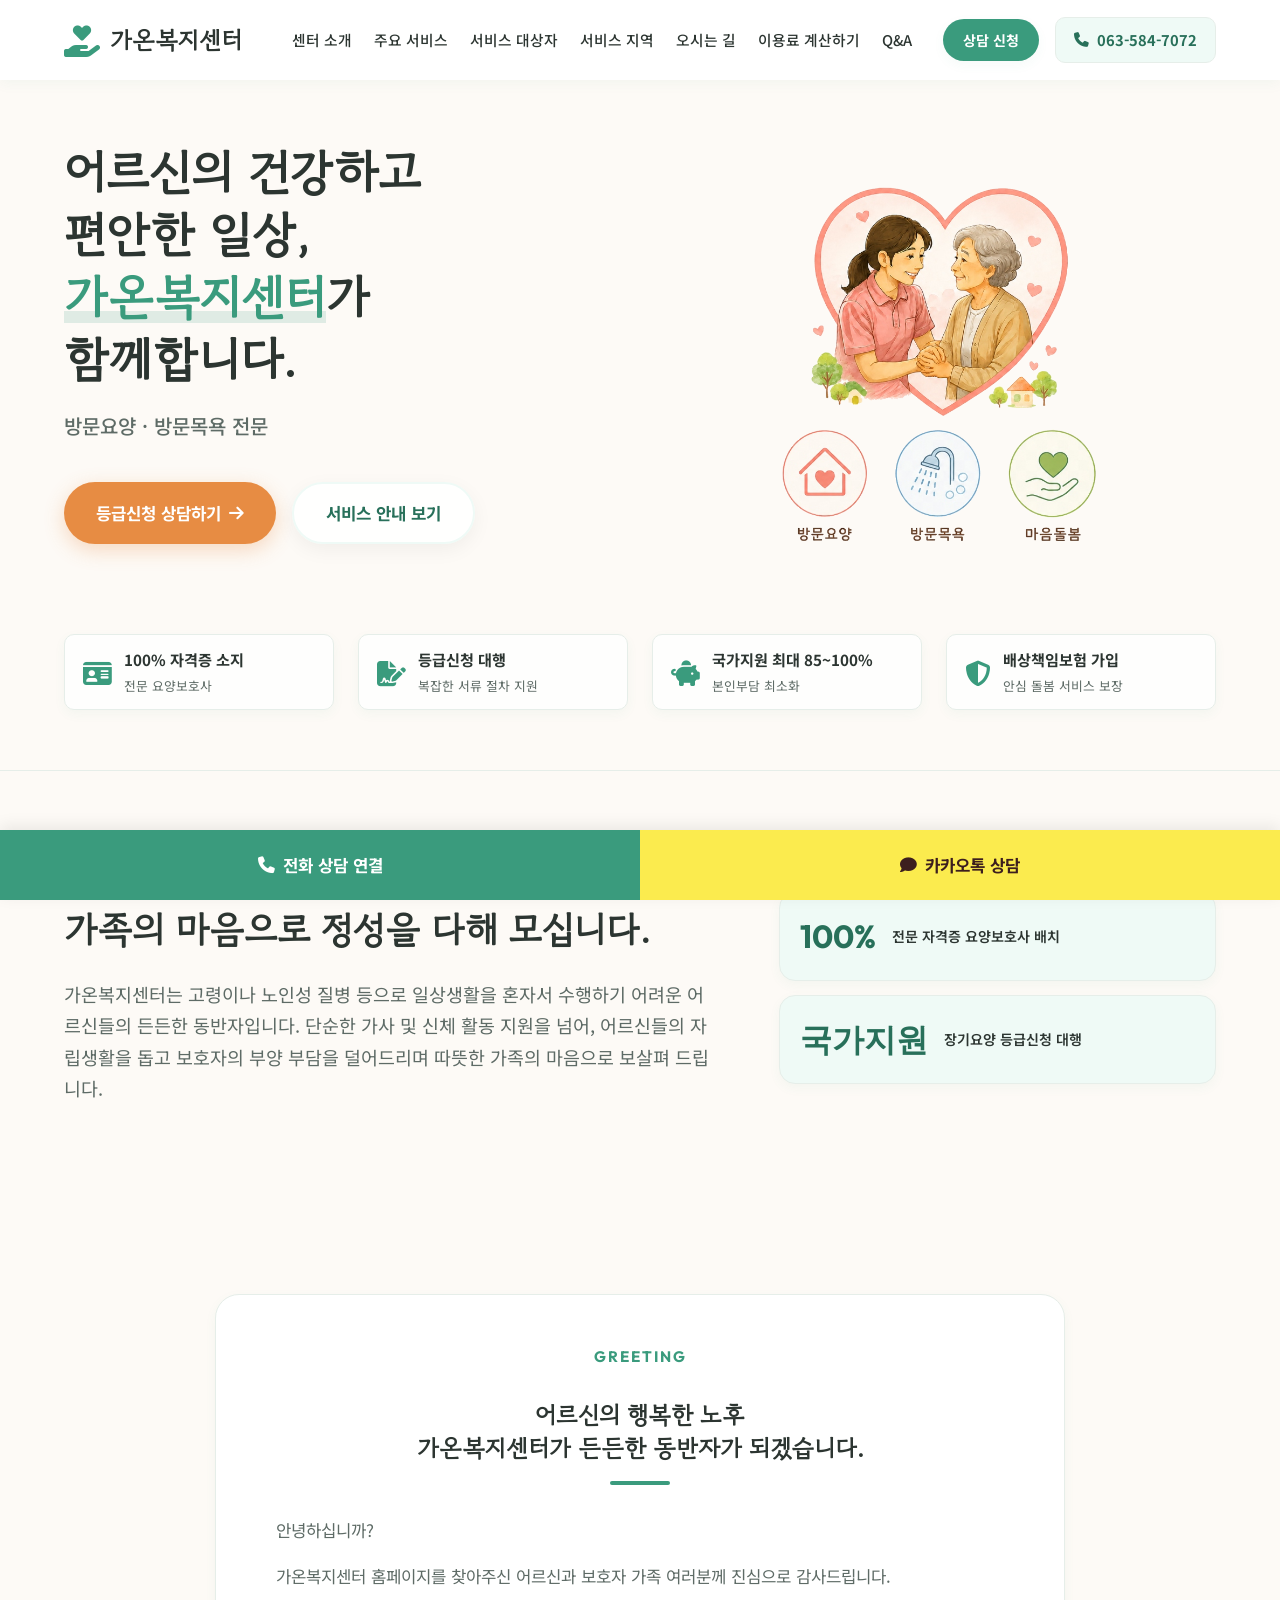
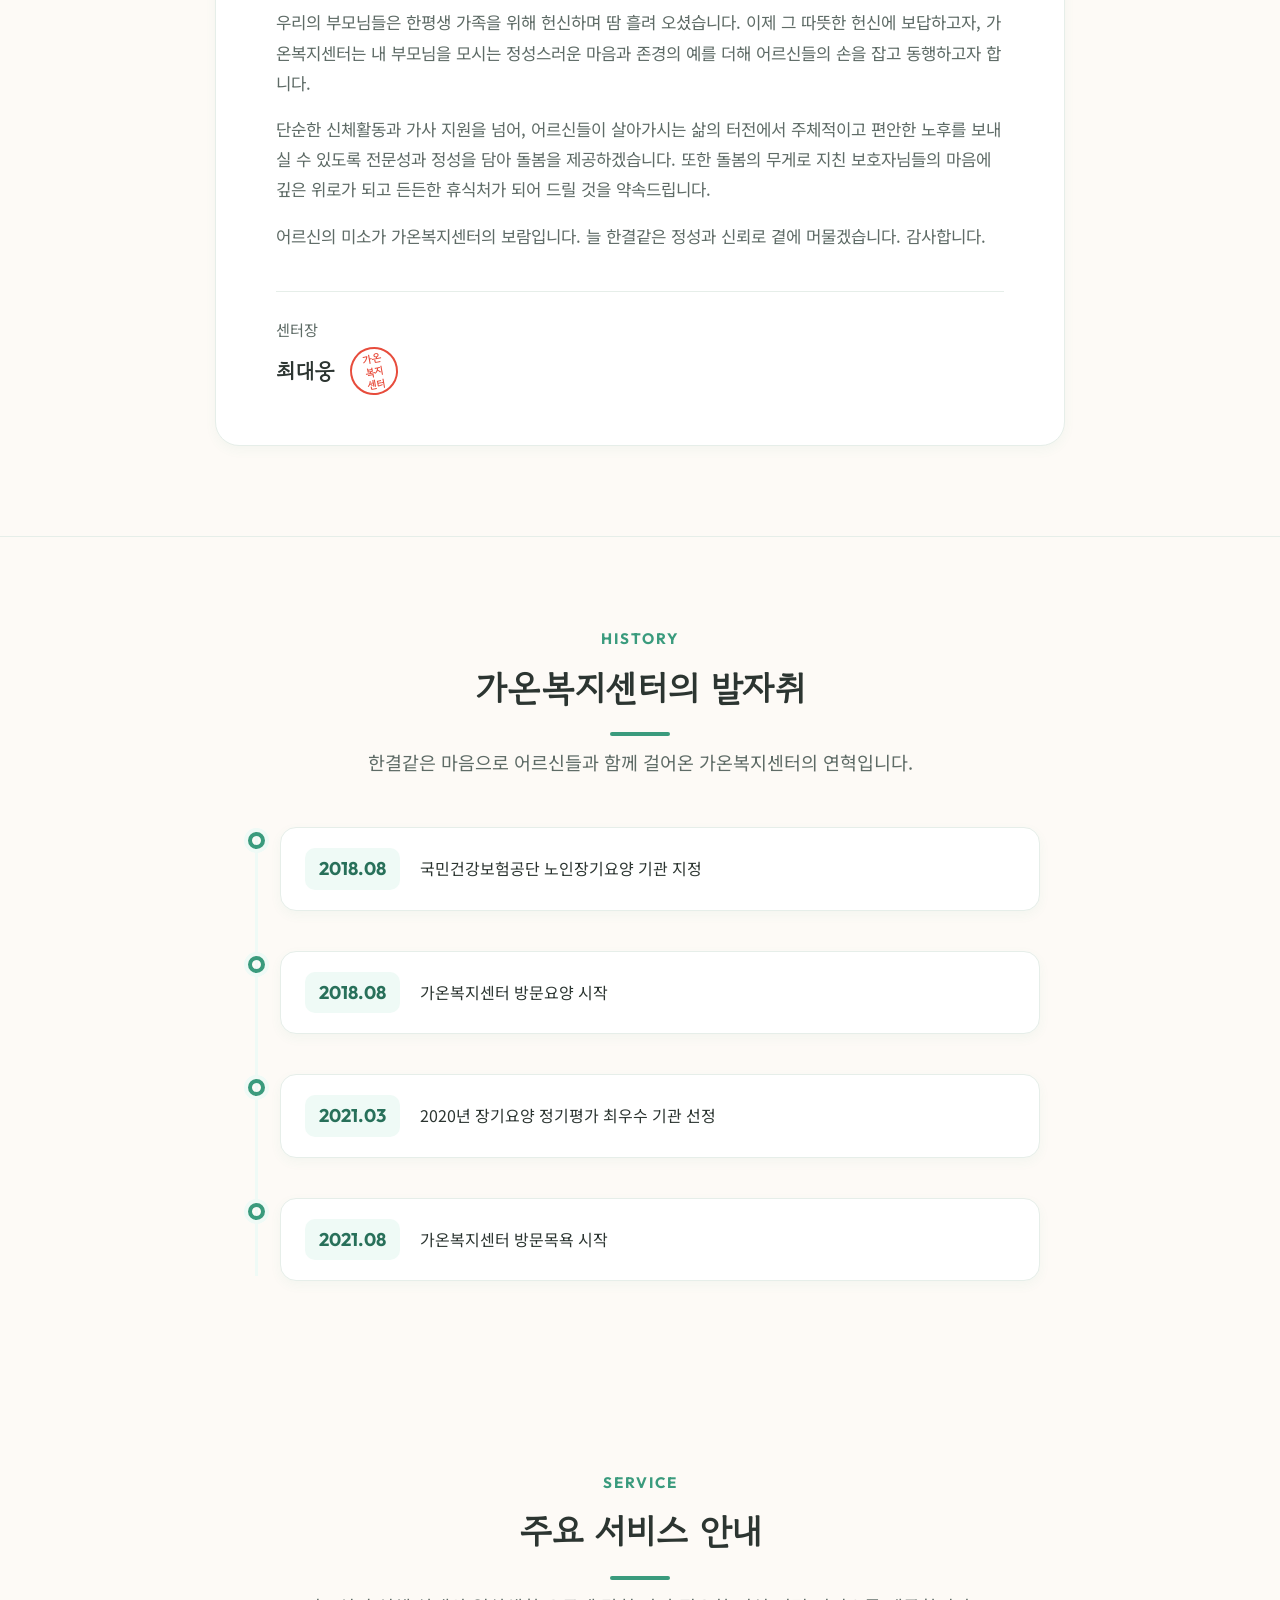
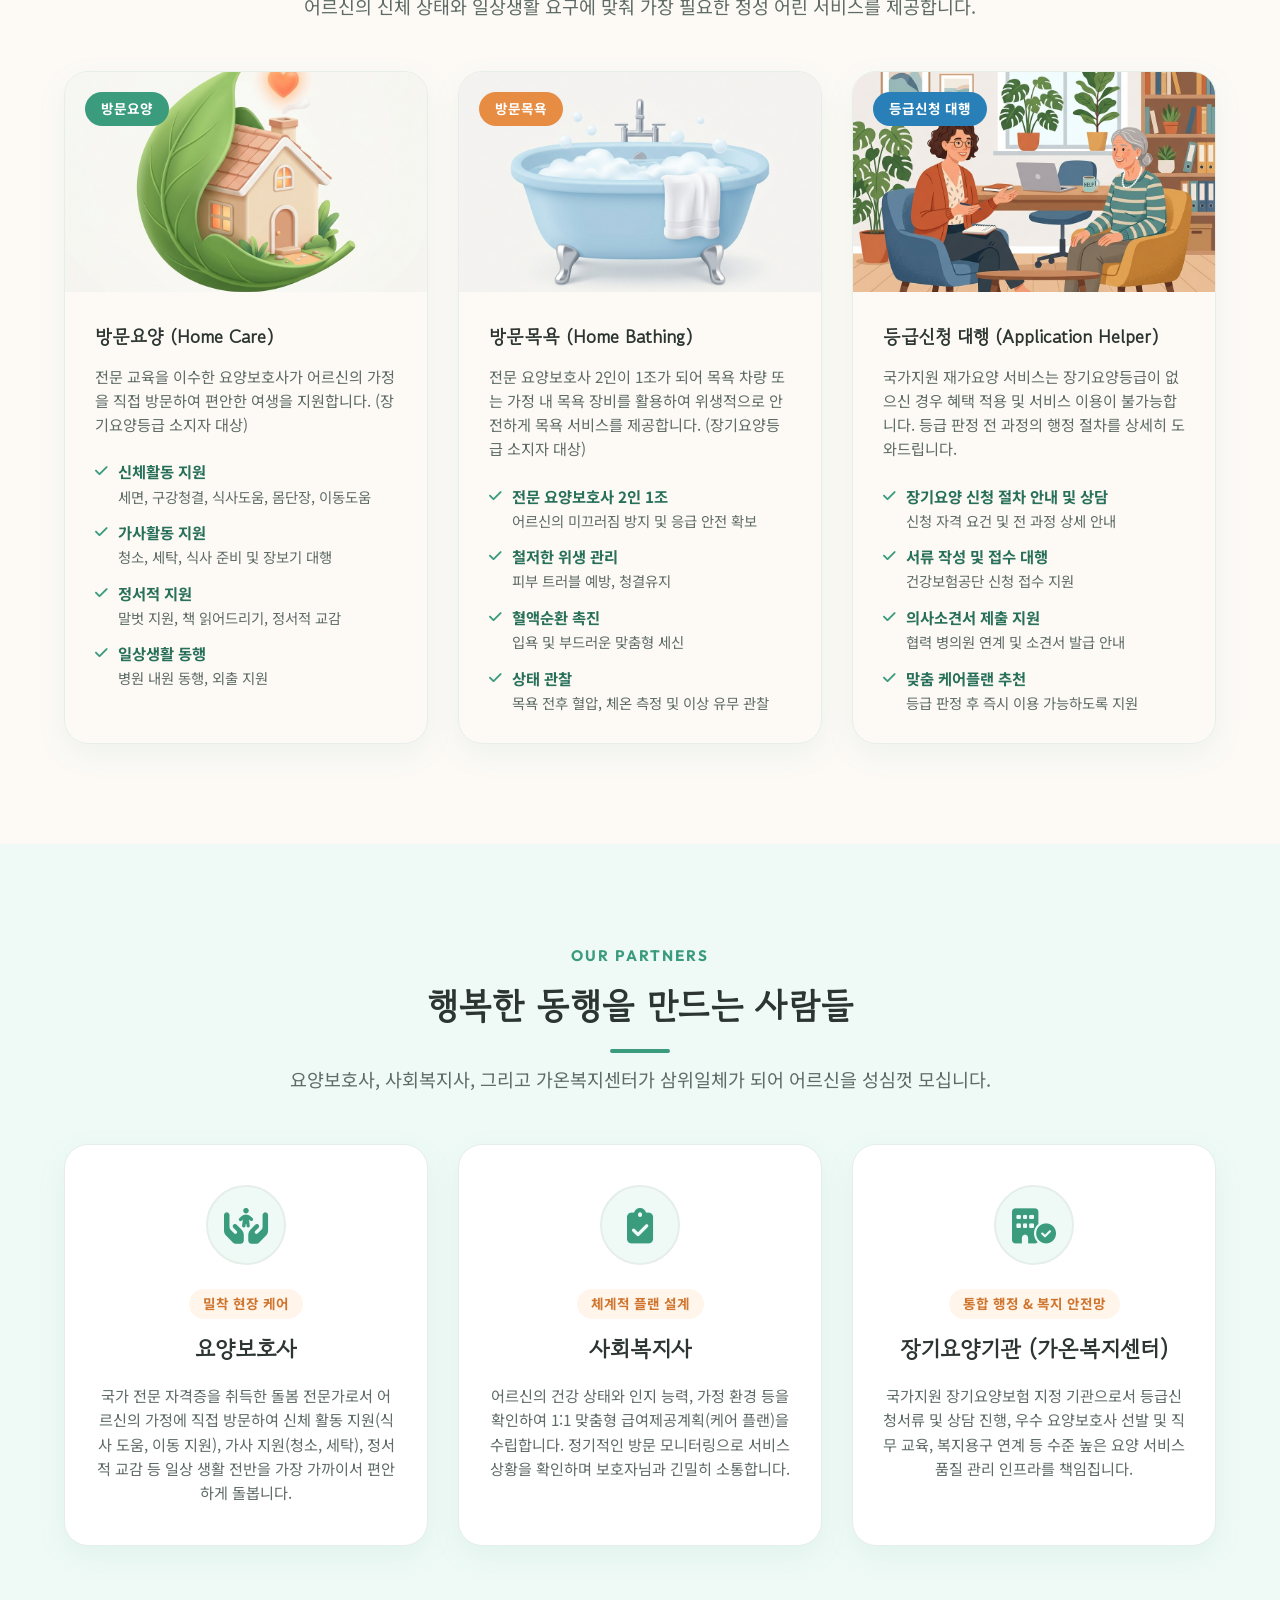
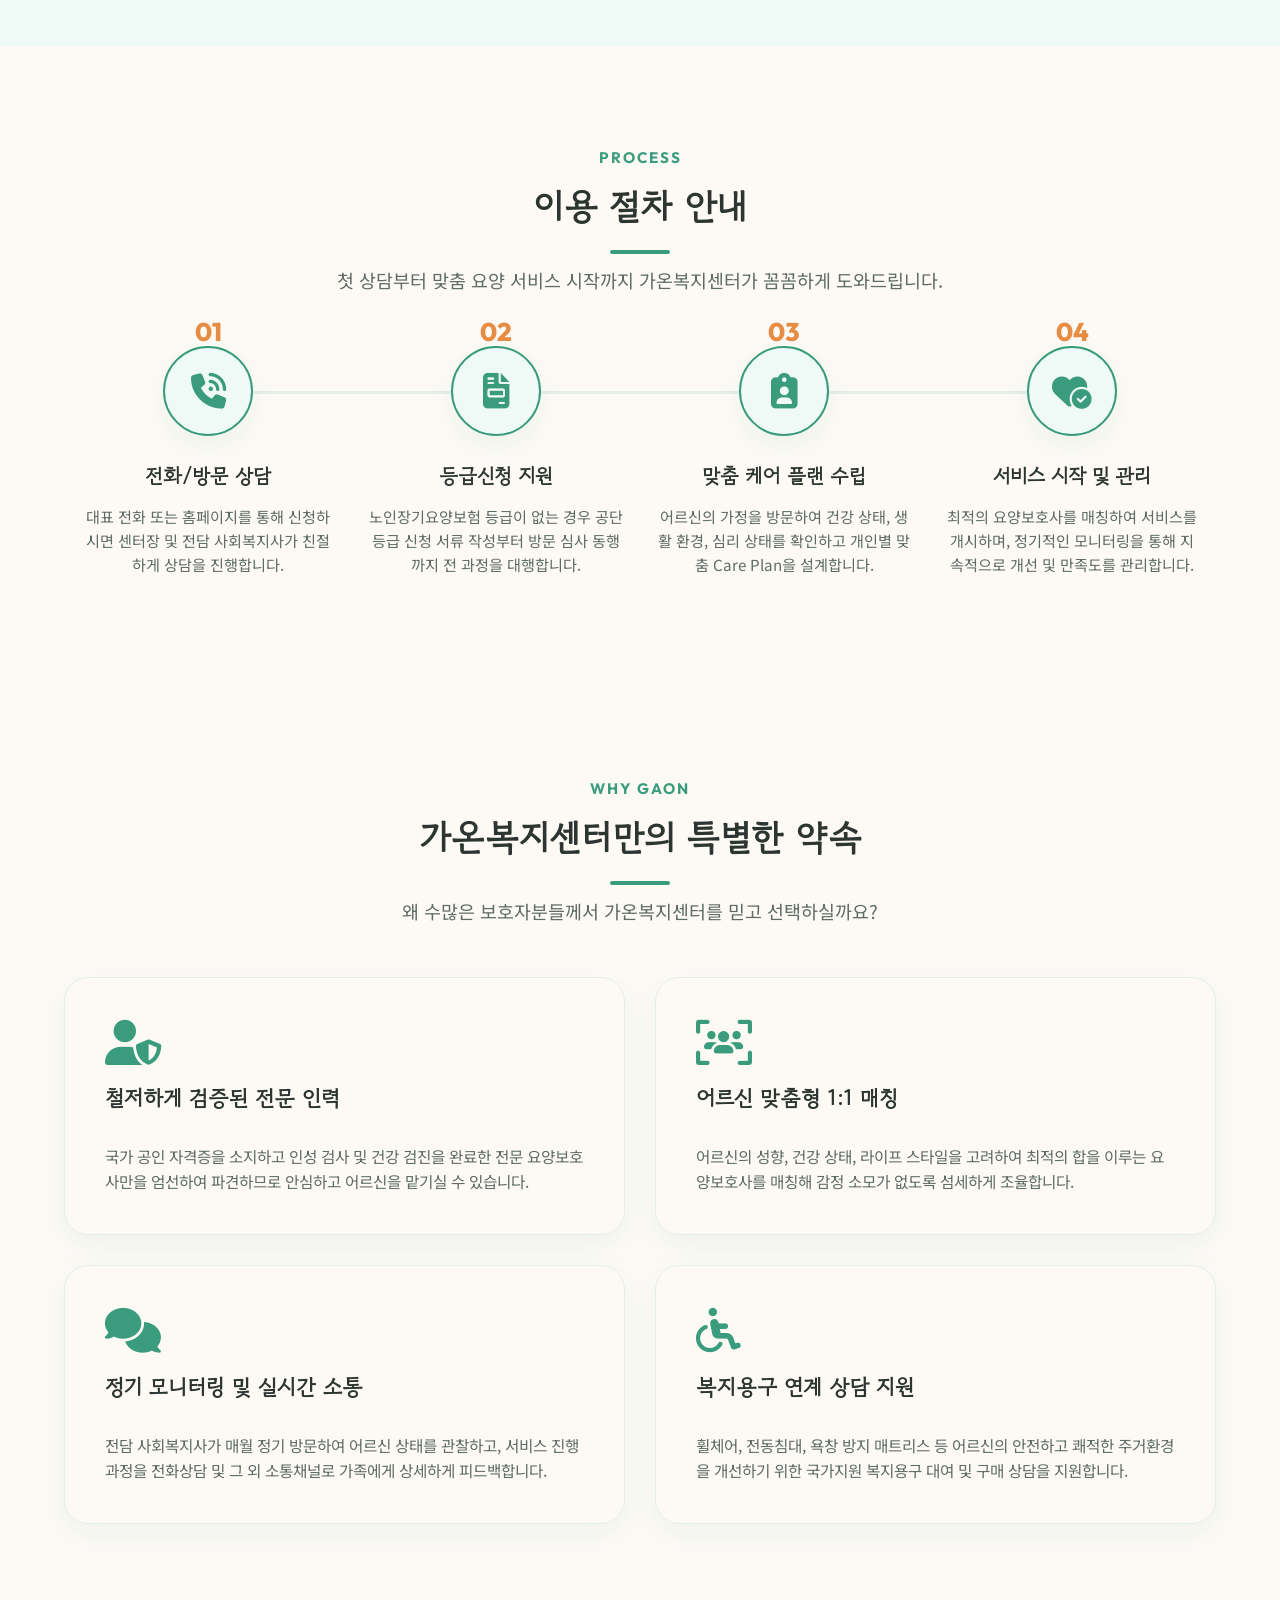
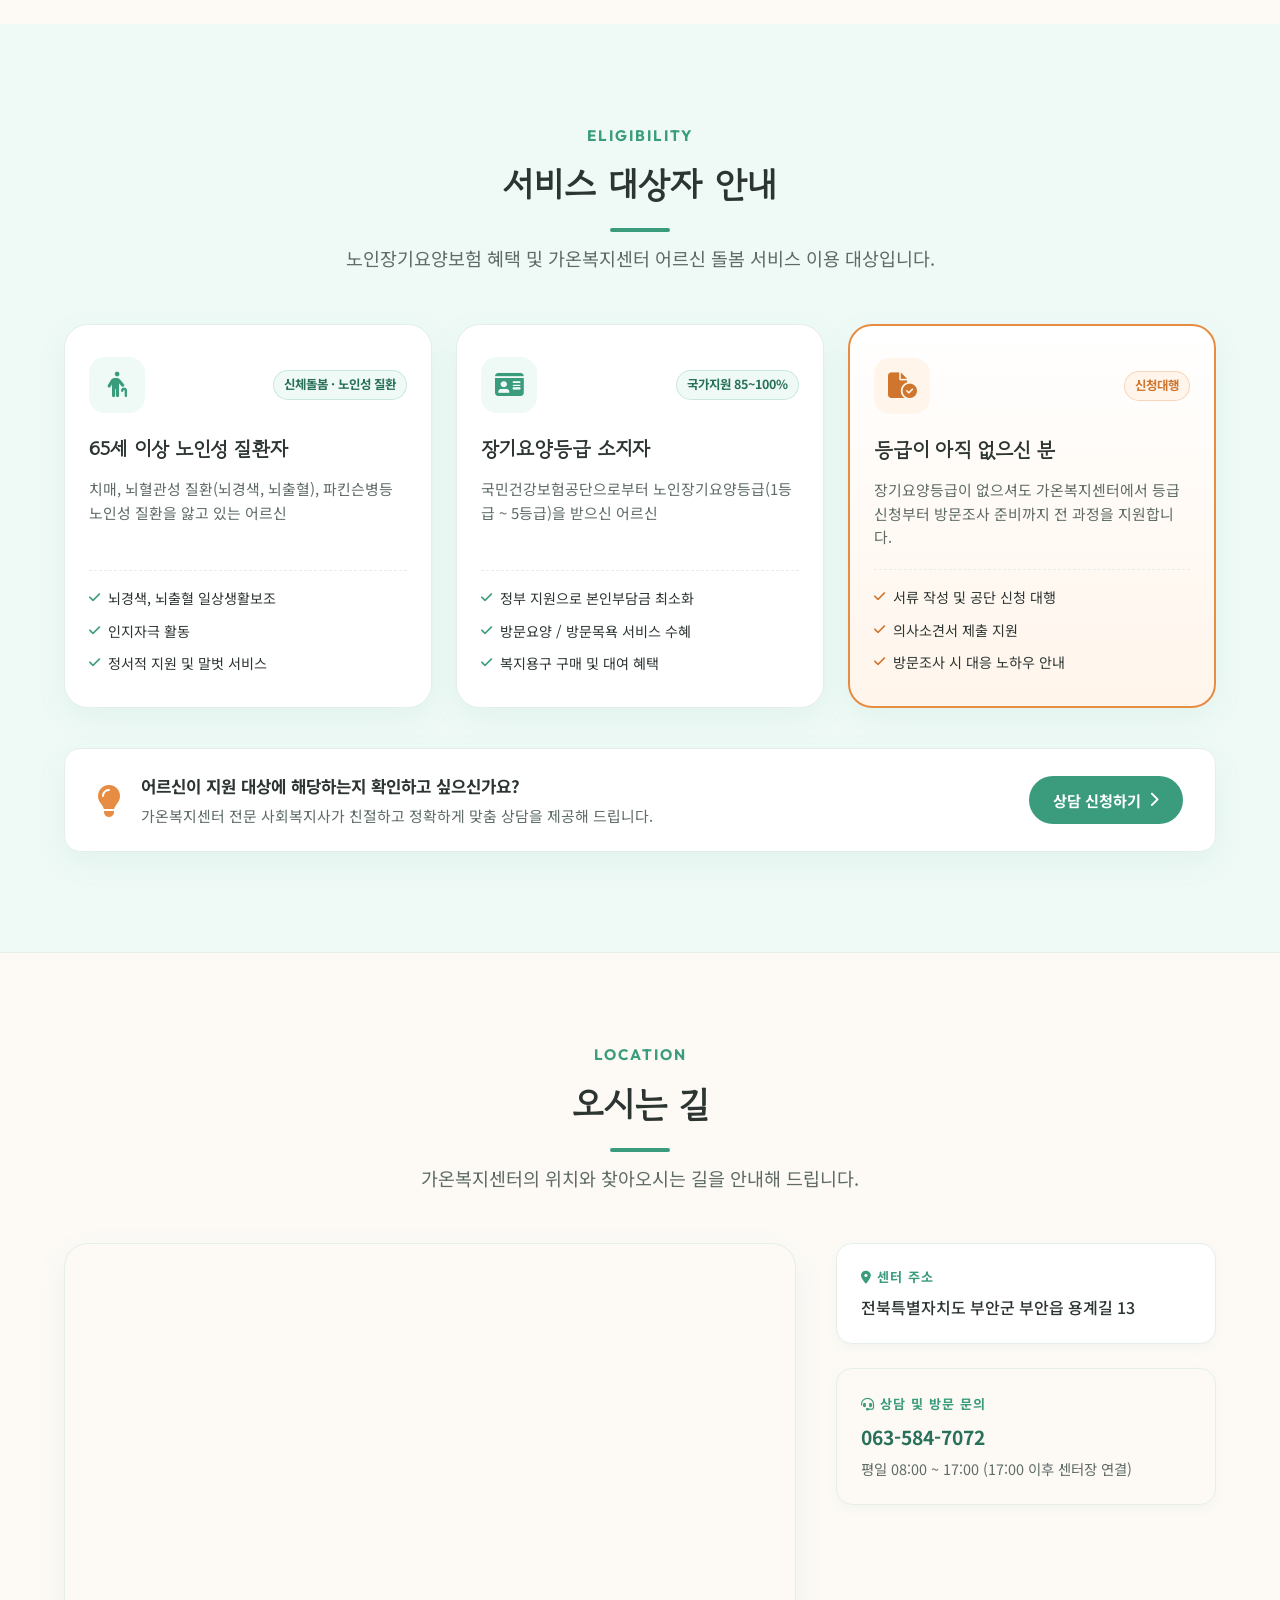
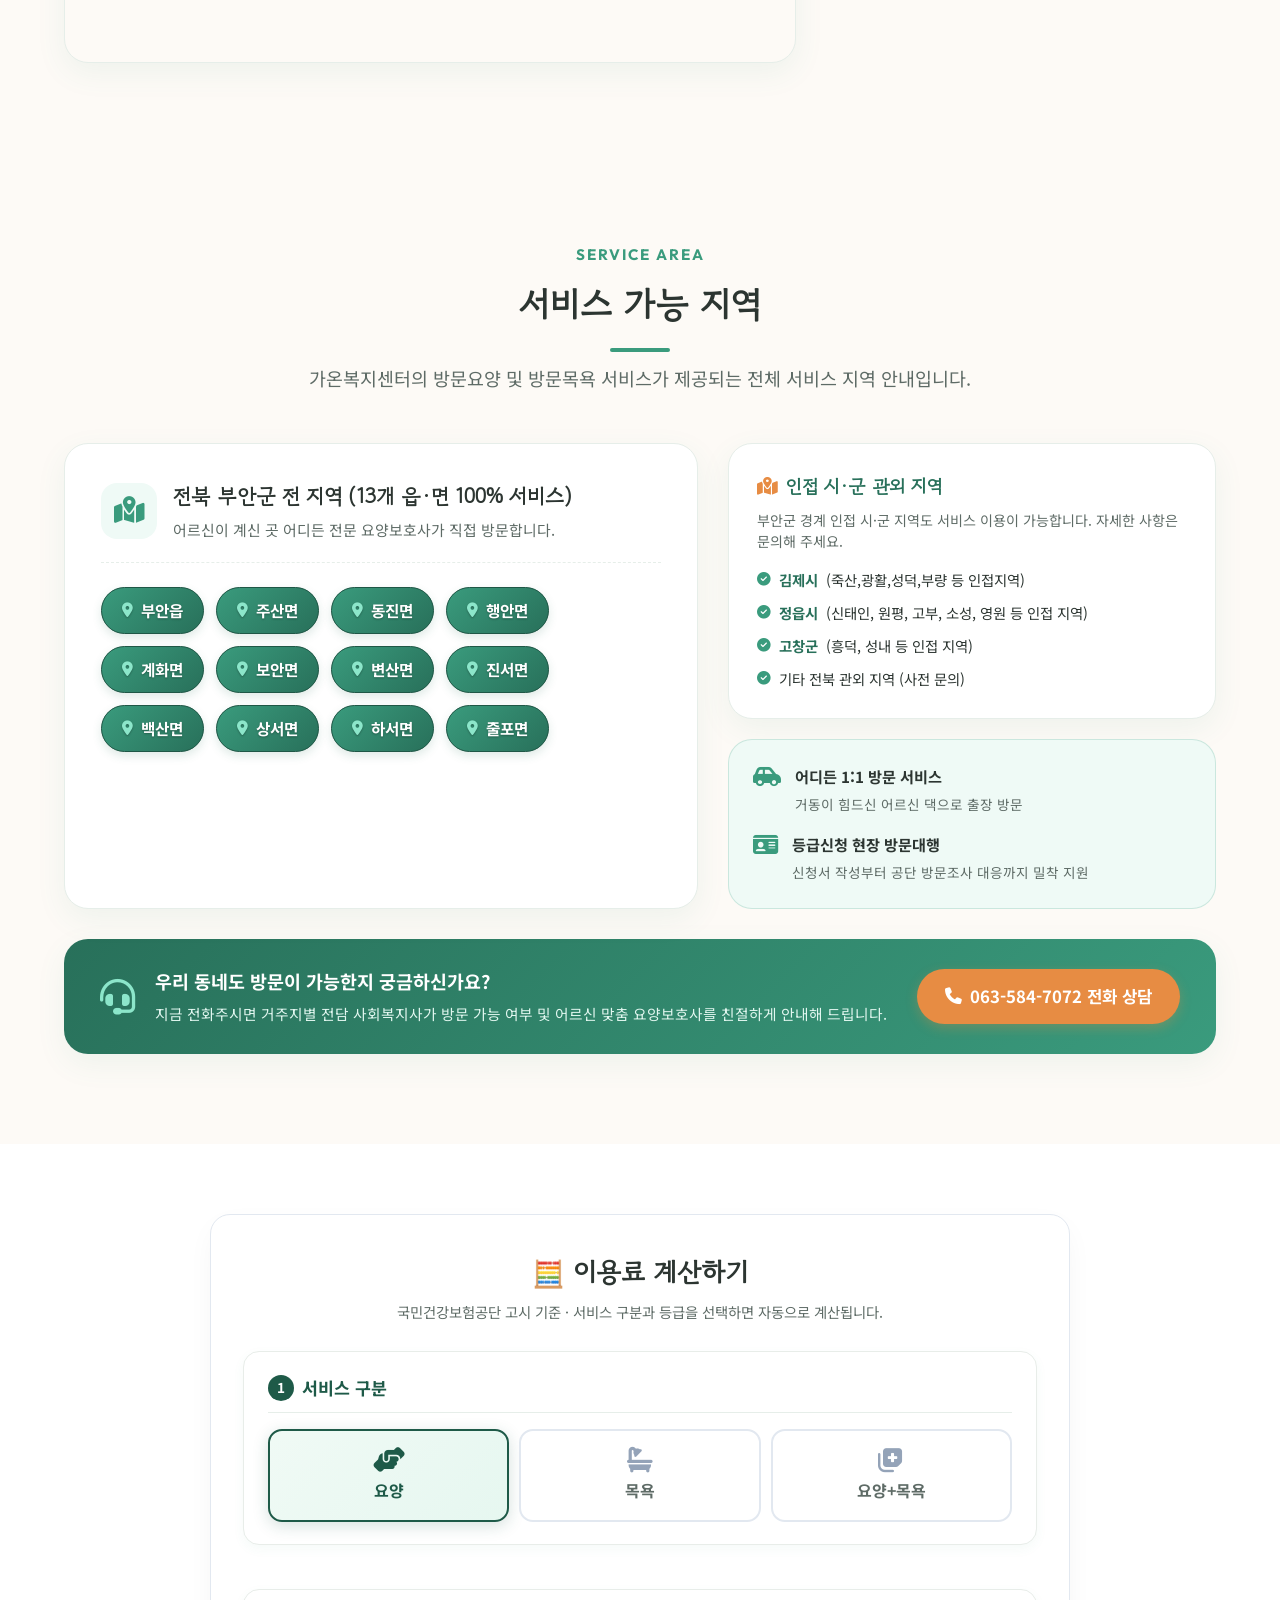
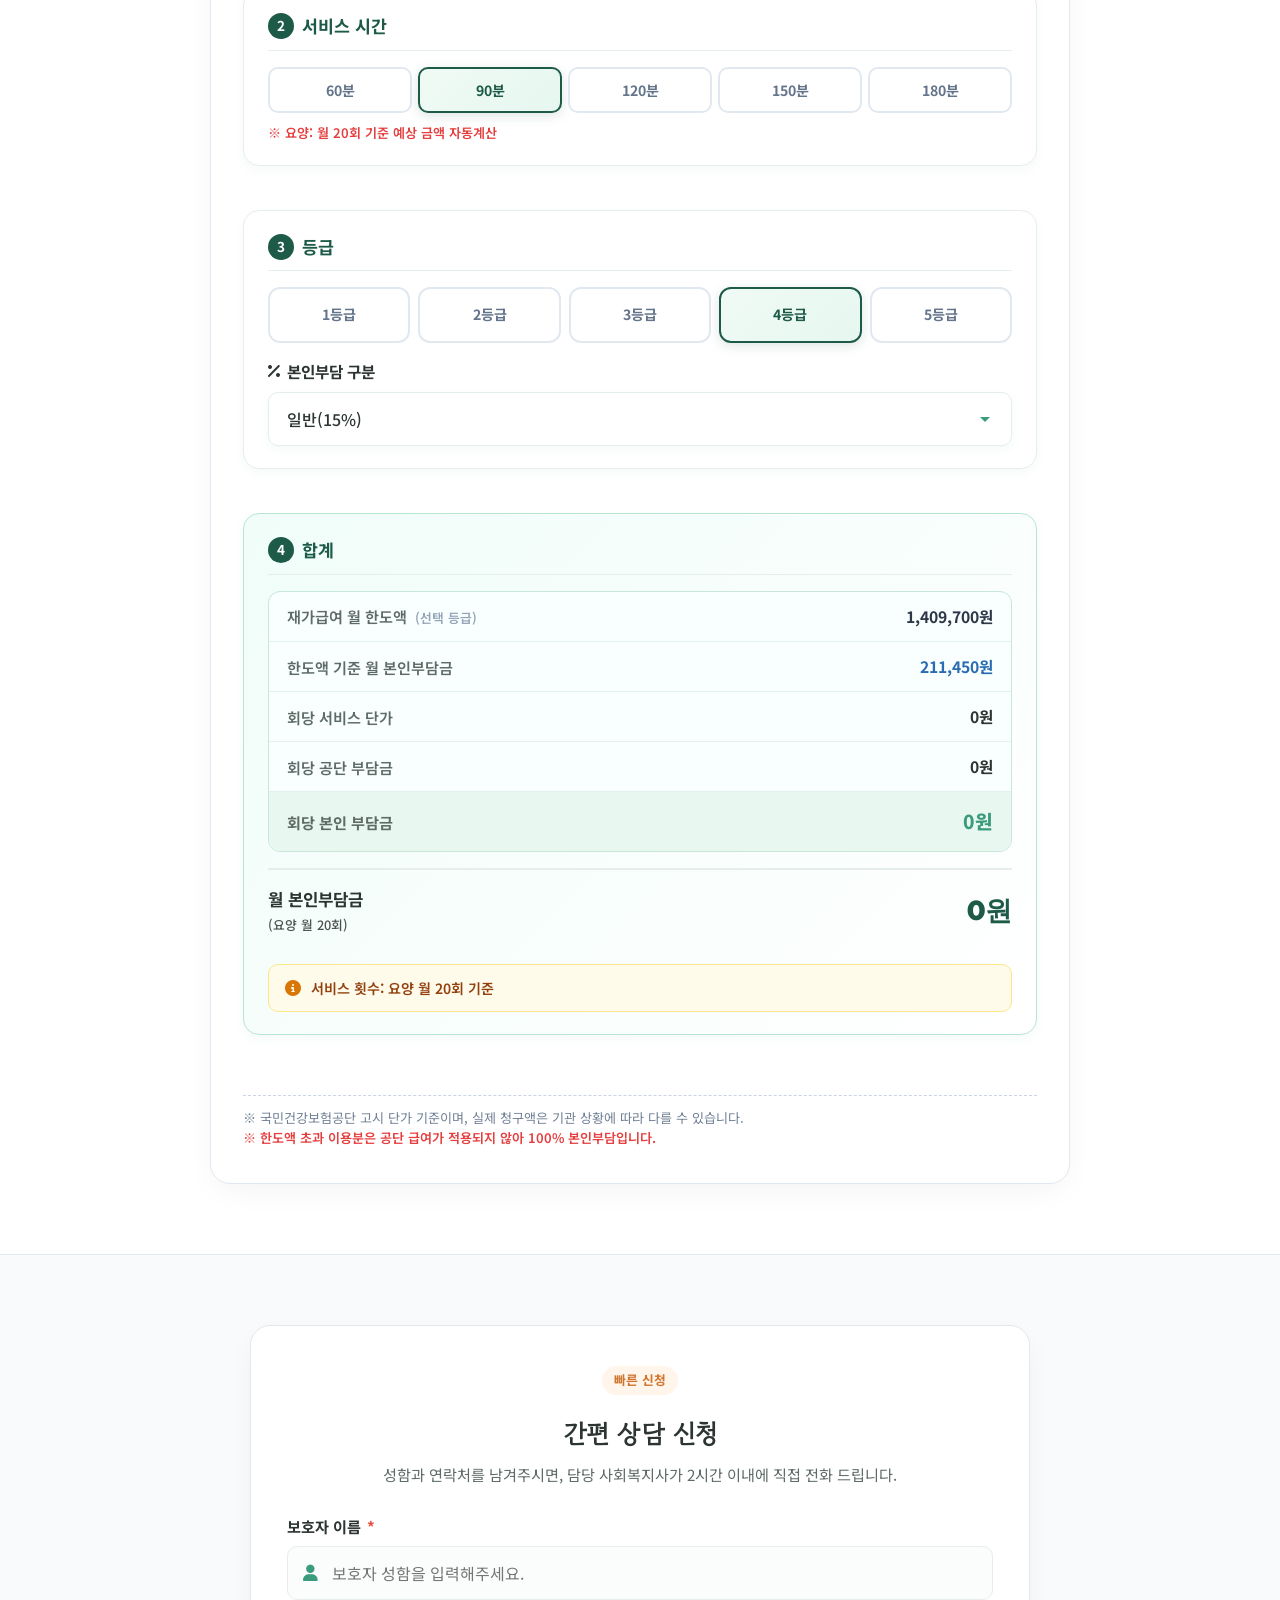
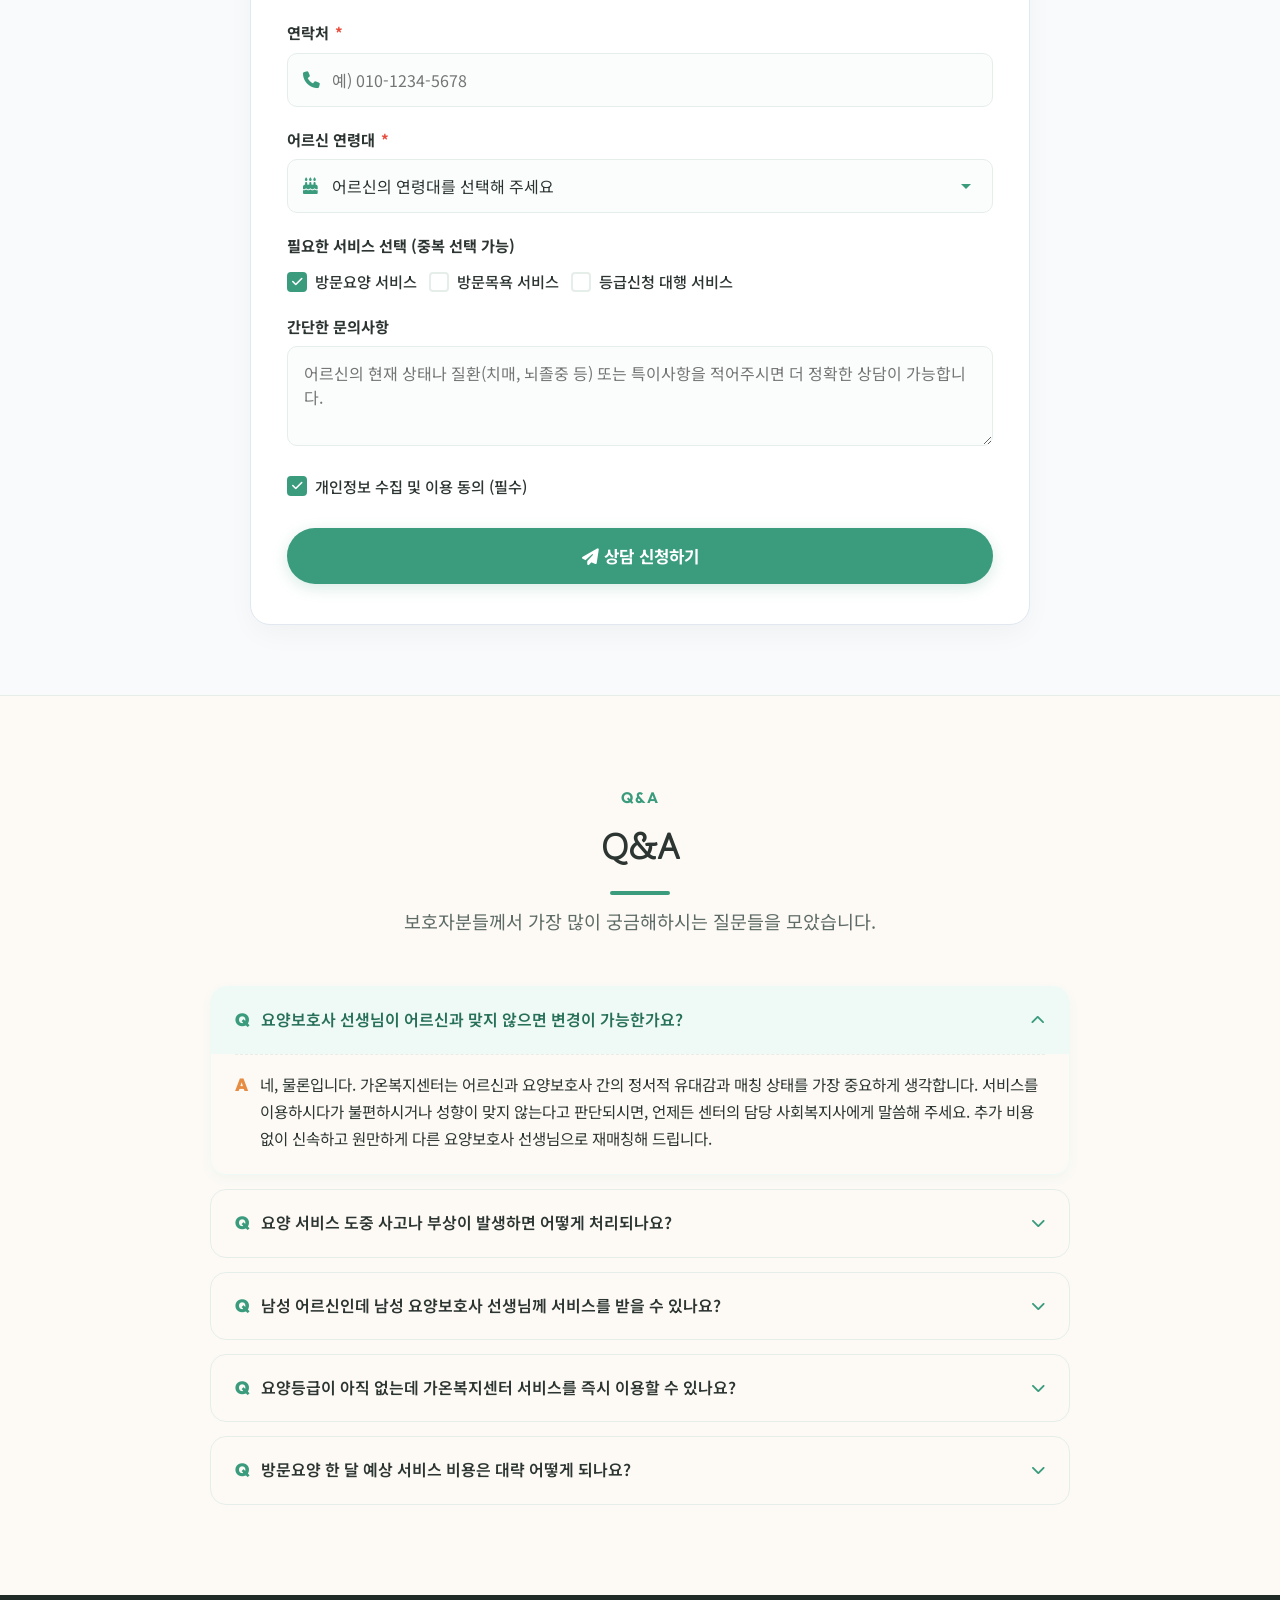
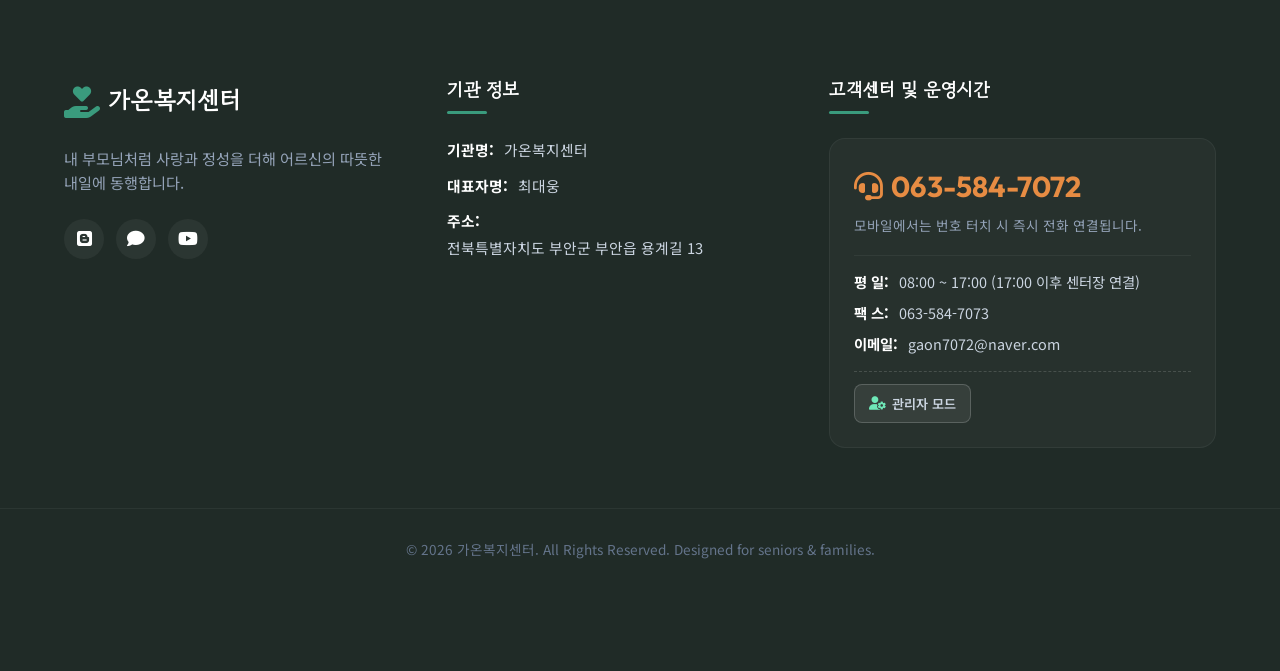
<file: index.html>
<!DOCTYPE html>
<html lang="ko">
<head>
    <meta charset="UTF-8">
    <meta name="viewport" content="width=device-width, initial-scale=1.0">
    <title>가온복지센터 | 방문요양 · 방문목욕 전문</title>
    
    <!-- SEO Meta Tags -->
    <meta name="description" content="방문요양·방문목욕 전문 가온복지센터. 자격증 보유 요양보호사, 등급신청 대행, 국가지원 최대 85~100% 지원. 지금 상담하세요.">
    <meta name="keywords" content="방문요양, 방문목욕, 노인장기요양보험, 요양등급신청, 장기요양기관, 요양보호사, 어르신돌봄, 복지용구, 가온복지센터">
    <meta name="author" content="가온복지센터">
    <meta property="og:type" content="website">
    <meta property="og:title" content="가온복지센터 | 방문요양 · 방문목욕 전문">
    <meta property="og:description" content="방문요양·방문목욕 전문 가온복지센터. 자격증 보유 요양보호사, 등급신청 대행, 국가지원 최대 85~100% 지원.">
    <meta property="og:image" content="assets/images/hero-care.png">

    <!-- Naver Search Advisor (네이버 서치어드바이저) -->
    <meta name="naver-site-verification" content="28a568a3cb5b5cf77c501499bd9b01ae4c264784" />

    <!-- Naver SEO -->
    <meta name="robots" content="index, follow">
    <meta name="revisit-after" content="7 days">
    <meta name="language" content="Korean">
    
    <!-- Google Fonts -->
    <link rel="preconnect" href="https://fonts.googleapis.com">
    <link rel="preconnect" href="https://fonts.gstatic.com" crossorigin>
    <link href="https://fonts.googleapis.com/css2?family=Gowun+Dodum&family=Noto+Sans+KR:wght@300;400;500;700;900&family=Outfit:wght@400;600;700&display=swap" rel="stylesheet">
    
    <!-- FontAwesome for Icons -->
    <link rel="stylesheet" href="https://cdnjs.cloudflare.com/ajax/libs/font-awesome/6.4.0/css/all.min.css">
    
    <!-- Custom Style -->
    <link rel="stylesheet" href="css/style.css">
</head>
<body>

    <!-- Header Navigation -->
    <header class="main-header">
        <div class="header-container">
            <a href="#" class="logo">
                <span class="logo-icon"><i class="fa-solid fa-hand-holding-heart"></i></span>
                <span class="logo-text">가온복지센터</span>
            </a>
            
            <nav class="nav-menu" id="navMenu">
                <ul>
                    <li><a href="#about" class="nav-link">센터 소개</a></li>
                    <li><a href="#services" class="nav-link">주요 서비스</a></li>
                    <li><a href="#target" class="nav-link">서비스 대상자</a></li>
                    <li><a href="#service-area" class="nav-link">서비스 지역</a></li>
                    <li><a href="#reviews" class="nav-link">이용자 후기</a></li>
                    <li><a href="#gallery" class="nav-link">인증서/사진</a></li>
                    <li><a href="#map" class="nav-link">오시는 길</a></li>
                    <li><a href="#calculator" class="nav-link">이용료 계산하기</a></li>
                    <li><a href="#faq" class="nav-link">Q&A</a></li>
                    <li><a href="#consultation" class="nav-link-btn mobile-only">상담 신청</a></li>
                </ul>
            </nav>
            
            <div class="header-actions">
                <a href="#consultation" class="nav-link-btn desktop-only">상담 신청</a>
                <a href="tel:063-584-7072" class="btn-tel" id="headerPhone"><i class="fa-solid fa-phone"></i> <span>063-584-7072</span></a>
                <button class="mobile-menu-toggle" id="menuToggle" aria-label="메뉴 열기">
                    <span></span>
                    <span></span>
                    <span></span>
                </button>
            </div>
        </div>
    </header>

    <main>
        <!-- Hero Section -->
        <section class="hero-section">
            <div class="hero-container">
                <div class="hero-grid">
                    <div class="hero-content">
                        <h1 class="hero-title">
                            어르신의 건강하고<br>편안한 일상,<br>
                            <span class="highlight">가온복지센터</span>가 함께합니다.
                        </h1>
                        <p class="hero-subtitle">
                            방문요양 · 방문목욕 전문
                        </p>
                        
                        <div class="hero-ctas">
                            <a href="#consultation" class="btn-primary">등급신청 상담하기 <i class="fa-solid fa-arrow-right"></i></a>
                            <a href="#services" class="btn-secondary">서비스 안내 보기</a>
                        </div>
                    </div>
                    <div class="hero-image-box">
                        <img src="assets/images/main-hero-illustration.png?v=4" alt="가온복지센터 돌봄 일러스트" class="hero-illustration">
                    </div>
                </div>

                <div class="trust-badges">
                    <div class="trust-badge-item">
                        <div class="badge-icon"><i class="fa-solid fa-id-card"></i></div>
                        <div class="badge-text">
                            <strong>100% 자격증 소지</strong>
                            <span>전문 요양보호사</span>
                        </div>
                    </div>
                    <div class="trust-badge-item">
                        <div class="badge-icon"><i class="fa-solid fa-file-signature"></i></div>
                        <div class="badge-text">
                            <strong>등급신청 대행</strong>
                            <span>복잡한 서류 절차 지원</span>
                        </div>
                    </div>
                    <div class="trust-badge-item">
                        <div class="badge-icon"><i class="fa-solid fa-piggy-bank"></i></div>
                        <div class="badge-text">
                            <strong>국가지원 최대 85~100%</strong>
                            <span>본인부담 최소화</span>
                        </div>
                    </div>
                    <div class="trust-badge-item">
                        <div class="badge-icon"><i class="fa-solid fa-shield-halved"></i></div>
                        <div class="badge-text">
                            <strong>배상책임보험 가입</strong>
                            <span>안심 돌봄 서비스 보장</span>
                        </div>
                    </div>
                </div>
            </div>
        </section>

        <!-- Brief Intro / Stat Banner -->
        <section id="about" class="intro-section">
            <div class="container">
                <div class="intro-grid">
                    <div class="intro-text">
                        <h2 class="section-title-sm">ABOUT US</h2>
                        <h3 class="intro-headline">가족의 마음으로 정성을 다해 모십니다.</h3>
                        <p class="intro-description">
                            가온복지센터는 고령이나 노인성 질병 등으로 일상생활을 혼자서 수행하기 어려운 어르신들의 든든한 동반자입니다. 단순한 가사 및 신체 활동 지원을 넘어, 어르신들의 자립생활을 돕고 보호자의 부양 부담을 덜어드리며 따뜻한 가족의 마음으로 보살펴 드립니다.
                        </p>
                    </div>
                    <div class="stats-grid">
                        <div class="stat-card">
                            <span class="stat-number">100%</span>
                            <span class="stat-label">전문 자격증 요양보호사 배치</span>
                        </div>
                        <div class="stat-card">
                            <span class="stat-number">국가지원</span>
                            <span class="stat-label">장기요양 등급신청 대행</span>
                        </div>
                    </div>
                </div>
            </div>
        </section>

        <!-- Director's Greetings Section -->
        <section id="greeting" class="greeting-section">
            <div class="container">
                <div class="greeting-content-wrap">
                    <div class="greeting-content">
                        <span class="sub-title">GREETING</span>
                        <h2 class="section-title" id="greetingTitle">어르신의 행복한 노후<br>가온복지센터가 든든한 동반자가 되겠습니다.</h2>
                        <div class="greeting-text" id="greetingText">
                            <!-- Greetings content will be injected by JavaScript -->
                        </div>
                        <div class="director-sign">
                            <span class="director-title" id="greetingPosition">센터장</span>
                            <div class="director-name-wrapper">
                                <strong class="director-name" id="greetingDirectorName">최대웅</strong>
                                <span class="director-stamp">가온<br>복지<br>센터</span>
                            </div>
                        </div>
                    </div>
                </div>
            </div>
        </section>

        <!-- Center History Section -->
        <section id="history" class="history-section">
            <div class="container">
                <div class="section-header">
                    <span class="sub-title">HISTORY</span>
                    <h2 class="section-title">가온복지센터의 발자취</h2>
                    <p class="section-desc">한결같은 마음으로 어르신들과 함께 걸어온 가온복지센터의 연혁입니다.</p>
                </div>
                <div class="history-timeline" id="historyTimeline">
                    <!-- Timeline items will be injected by JavaScript -->
                </div>
            </div>
        </section>

        <!-- Service Overview Section -->
        <section id="services" class="services-section">
            <div class="container">
                <div class="section-header">
                    <span class="sub-title">SERVICE</span>
                    <h2 class="section-title">주요 서비스 안내</h2>
                    <p class="section-desc">어르신의 신체 상태와 일상생활 요구에 맞춰 가장 필요한 정성 어린 서비스를 제공합니다.</p>
                </div>
                
                <div class="services-grid">
                    <!-- Service 1: 방문요양 -->
                    <div class="service-card">
                        <div class="card-img-wrapper">
                            <img src="assets/images/service-care-ill.png" alt="방문요양 서비스" class="service-img">
                            <span class="service-tag">방문요양</span>
                        </div>
                        <div class="card-content">
                            <h3 class="card-title">방문요양 (Home Care)</h3>
                            <p class="card-description">
                                전문 교육을 이수한 요양보호사가 어르신의 가정을 직접 방문하여 편안한 여생을 지원합니다. (장기요양등급 소지자 대상)
                            </p>
                            <ul class="card-list">
                                <li><i class="fa-solid fa-check"></i> <div class="list-item-text"><strong>신체활동 지원</strong><span class="list-desc">세면, 구강청결, 식사도움, 몸단장, 이동도움</span></div></li>
                                <li><i class="fa-solid fa-check"></i> <div class="list-item-text"><strong>가사활동 지원</strong><span class="list-desc">청소, 세탁, 식사 준비 및 장보기 대행</span></div></li>
                                <li><i class="fa-solid fa-check"></i> <div class="list-item-text"><strong>정서적 지원</strong><span class="list-desc">말벗 지원, 책 읽어드리기, 정서적 교감</span></div></li>
                                <li><i class="fa-solid fa-check"></i> <div class="list-item-text"><strong>일상생활 동행</strong><span class="list-desc">병원 내원 동행, 외출 지원</span></div></li>
                            </ul>
                        </div>
                    </div>

                    <!-- Service 2: 방문목욕 -->
                    <div class="service-card">
                        <div class="card-img-wrapper">
                            <img src="assets/images/service-bath-ill.png" alt="방문목욕 서비스" class="service-img">
                            <span class="service-tag secondary">방문목욕</span>
                        </div>
                        <div class="card-content">
                            <h3 class="card-title">방문목욕 (Home Bathing)</h3>
                            <p class="card-description">
                                전문 요양보호사 2인이 1조가 되어 목욕 차량 또는 가정 내 목욕 장비를 활용하여 위생적으로 안전하게 목욕 서비스를 제공합니다. (장기요양등급 소지자 대상)
                            </p>
                            <ul class="card-list">
                                <li><i class="fa-solid fa-check"></i> <div class="list-item-text"><strong>전문 요양보호사 2인 1조</strong><span class="list-desc">어르신의 미끄러짐 방지 및 응급 안전 확보</span></div></li>
                                <li><i class="fa-solid fa-check"></i> <div class="list-item-text"><strong>철저한 위생 관리</strong><span class="list-desc">피부 트러블 예방, 청결유지</span></div></li>
                                <li><i class="fa-solid fa-check"></i> <div class="list-item-text"><strong>혈액순환 촉진</strong><span class="list-desc">입욕 및 부드러운 맞춤형 세신</span></div></li>
                                <li><i class="fa-solid fa-check"></i> <div class="list-item-text"><strong>상태 관찰</strong><span class="list-desc">목욕 전후 혈압, 체온 측정 및 이상 유무 관찰</span></div></li>
                            </ul>
                        </div>
                    </div>

                    <!-- Service 3: 등급신청 대행 -->
                    <div class="service-card">
                        <div class="card-img-wrapper">
                            <img src="assets/images/service-apply-ill.png" alt="등급신청 대행 서비스" class="service-img">
                            <span class="service-tag accent">등급신청 대행</span>
                        </div>
                        <div class="card-content">
                            <h3 class="card-title">등급신청 대행 (Application Helper)</h3>
                            <p class="card-description">
                                국가지원 재가요양 서비스는 장기요양등급이 없으신 경우 혜택 적용 및 서비스 이용이 불가능합니다. 등급 판정 전 과정의 행정 절차를 상세히 도와드립니다.
                            </p>
                            <ul class="card-list">
                                <li><i class="fa-solid fa-check"></i> <div class="list-item-text"><strong>장기요양 신청 절차 안내 및 상담</strong><span class="list-desc">신청 자격 요건 및 전 과정 상세 안내</span></div></li>
                                <li><i class="fa-solid fa-check"></i> <div class="list-item-text"><strong>서류 작성 및 접수 대행</strong><span class="list-desc">건강보험공단 신청 접수 지원</span></div></li>
                                <li><i class="fa-solid fa-check"></i> <div class="list-item-text"><strong>의사소견서 제출 지원</strong><span class="list-desc">협력 병의원 연계 및 소견서 발급 안내</span></div></li>
                                <li><i class="fa-solid fa-check"></i> <div class="list-item-text"><strong>맞춤 케어플랜 추천</strong><span class="list-desc">등급 판정 후 즉시 이용 가능하도록 지원</span></div></li>
                            </ul>
                        </div>
                    </div>
                </div>
            </div>
        </section>

        <!-- Roles Section -->
        <section id="roles" class="roles-section">
            <div class="container">
                <div class="section-header">
                    <span class="sub-title">OUR PARTNERS</span>
                    <h2 class="section-title">행복한 동행을 만드는 사람들</h2>
                    <p class="section-desc">요양보호사, 사회복지사, 그리고 가온복지센터가 삼위일체가 되어 어르신을 성심껏 모십니다.</p>
                </div>
                
                <div class="roles-grid">
                    <!-- Caregiver Card -->
                    <div class="role-card">
                        <div class="role-icon-box">
                            <i class="fa-solid fa-hands-holding-child"></i>
                        </div>
                        <span class="role-badge">밀착 현장 케어</span>
                        <h3 class="role-title">요양보호사</h3>
                        <p class="role-description">
                            국가 전문 자격증을 취득한 돌봄 전문가로서 어르신의 가정에 직접 방문하여 신체 활동 지원(식사 도움, 이동 지원), 가사 지원(청소, 세탁), 정서적 교감 등 일상 생활 전반을 가장 가까이서 편안하게 돌봅니다.
                        </p>
                    </div>

                    <!-- Social Worker Card -->
                    <div class="role-card">
                        <div class="role-icon-box">
                            <i class="fa-solid fa-clipboard-check"></i>
                        </div>
                        <span class="role-badge">체계적 플랜 설계</span>
                        <h3 class="role-title">사회복지사</h3>
                        <p class="role-description">
                            어르신의 건강 상태와 인지 능력, 가정 환경 등을 확인하여 1:1 맞춤형 급여제공계획(케어 플랜)을 수립합니다. 정기적인 방문 모니터링으로 서비스 상황을 확인하며 보호자님과 긴밀히 소통합니다.
                        </p>
                    </div>

                    <!-- Agency Card -->
                    <div class="role-card">
                        <div class="role-icon-box">
                            <i class="fa-solid fa-building-circle-check"></i>
                        </div>
                        <span class="role-badge">통합 행정 & 복지 안전망</span>
                        <h3 class="role-title">장기요양기관 (가온복지센터)</h3>
                        <p class="role-description">
                            국가지원 장기요양보험 지정 기관으로서 등급신청서류 및 상담 진행, 우수 요양보호사 선발 및 직무 교육, 복지용구 연계 등 수준 높은 요양 서비스 품질 관리 인프라를 책임집니다.
                        </p>
                    </div>
                </div>
            </div>
        </section>

        <!-- Process Section -->
        <section id="process" class="process-section">
            <div class="container">
                <div class="section-header">
                    <span class="sub-title">PROCESS</span>
                    <h2 class="section-title">이용 절차 안내</h2>
                    <p class="section-desc">첫 상담부터 맞춤 요양 서비스 시작까지 가온복지센터가 꼼꼼하게 도와드립니다.</p>
                </div>
                
                <div class="process-roadmap">
                    <!-- Step 1 -->
                    <div class="process-step">
                        <div class="step-num-box">
                            <span class="step-number">01</span>
                            <div class="step-icon"><i class="fa-solid fa-phone-volume"></i></div>
                        </div>
                        <h3 class="step-title">전화/방문 상담</h3>
                        <p class="step-desc">대표 전화 또는 홈페이지를 통해 신청하시면 센터장 및 전담 사회복지사가 친절하게 상담을 진행합니다.</p>
                    </div>
                    
                    <!-- Line separator -->
                    <div class="process-line"></div>
                    
                    <!-- Step 2 -->
                    <div class="process-step">
                        <div class="step-num-box">
                            <span class="step-number">02</span>
                            <div class="step-icon"><i class="fa-solid fa-file-invoice"></i></div>
                        </div>
                        <h3 class="step-title">등급신청 지원</h3>
                        <p class="step-desc">노인장기요양보험 등급이 없는 경우 공단 등급 신청 서류 작성부터 방문 심사 동행까지 전 과정을 대행합니다.</p>
                    </div>
                    
                    <!-- Line separator -->
                    <div class="process-line"></div>
                    
                    <!-- Step 3 -->
                    <div class="process-step">
                        <div class="step-num-box">
                            <span class="step-number">03</span>
                            <div class="step-icon"><i class="fa-solid fa-clipboard-user"></i></div>
                        </div>
                        <h3 class="step-title">맞춤 케어 플랜 수립</h3>
                        <p class="step-desc">어르신의 가정을 방문하여 건강 상태, 생활 환경, 심리 상태를 확인하고 개인별 맞춤 Care Plan을 설계합니다.</p>
                    </div>
                    
                    <!-- Line separator -->
                    <div class="process-line"></div>
                    
                    <!-- Step 4 -->
                    <div class="process-step">
                        <div class="step-num-box">
                            <span class="step-number">04</span>
                            <div class="step-icon"><i class="fa-solid fa-heart-circle-check"></i></div>
                        </div>
                        <h3 class="step-title">서비스 시작 및 관리</h3>
                        <p class="step-desc">최적의 요양보호사를 매칭하여 서비스를 개시하며, 정기적인 모니터링을 통해 지속적으로 개선 및 만족도를 관리합니다.</p>
                    </div>
                </div>
            </div>
        </section>

        <!-- Trust & Strengths Section -->
        <section id="strengths" class="strengths-section">
            <div class="container">
                <div class="section-header">
                    <span class="sub-title">WHY GAON</span>
                    <h2 class="section-title">가온복지센터만의 특별한 약속</h2>
                    <p class="section-desc">왜 수많은 보호자분들께서 가온복지센터를 믿고 선택하실까요?</p>
                </div>
                
                <div class="strengths-grid">
                    <!-- Detail 1 -->
                    <div class="strength-card">
                        <div class="strength-icon"><i class="fa-solid fa-user-shield"></i></div>
                        <h3 class="strength-title">철저하게 검증된 전문 인력</h3>
                        <p class="strength-desc">
                            국가 공인 자격증을 소지하고 인성 검사 및 건강 검진을 완료한 전문 요양보호사만을 엄선하여 파견하므로 안심하고 어르신을 맡기실 수 있습니다.
                        </p>
                    </div>
                    
                    <!-- Detail 2 -->
                    <div class="strength-card">
                        <div class="strength-icon"><i class="fa-solid fa-users-viewfinder"></i></div>
                        <h3 class="strength-title">어르신 맞춤형 1:1 매칭</h3>
                        <p class="strength-desc">
                            어르신의 성향, 건강 상태, 라이프 스타일을 고려하여 최적의 합을 이루는 요양보호사를 매칭해 감정 소모가 없도록 섬세하게 조율합니다.
                        </p>
                    </div>
                    
                    <!-- Detail 3 -->
                    <div class="strength-card">
                        <div class="strength-icon"><i class="fa-solid fa-comments"></i></div>
                        <h3 class="strength-title">정기 모니터링 및 실시간 소통</h3>
                        <p class="strength-desc">
                            전담 사회복지사가 매월 정기 방문하여 어르신 상태를 관찰하고, 서비스 진행 과정을 전화상담 및 그 외 소통채널로 가족에게 상세하게 피드백합니다.
                        </p>
                    </div>
                    
                    <!-- Detail 4 -->
                    <div class="strength-card">
                        <div class="strength-icon"><i class="fa-solid fa-wheelchair"></i></div>
                        <h3 class="strength-title">복지용구 연계 상담 지원</h3>
                        <p class="strength-desc">
                            휠체어, 전동침대, 욕창 방지 매트리스 등 어르신의 안전하고 쾌적한 주거환경을 개선하기 위한 국가지원 복지용구 대여 및 구매 상담을 지원합니다.
                        </p>
                    </div>
                </div>
            </div>
        </section>

        <!-- Service Target Section (서비스 대상자 안내) -->
        <section id="target" class="target-section">
            <div class="container">
                <div class="section-header">
                    <span class="sub-title">ELIGIBILITY</span>
                    <h2 class="section-title">서비스 대상자 안내</h2>
                    <p class="section-desc">노인장기요양보험 혜택 및 가온복지센터 어르신 돌봄 서비스 이용 대상입니다.</p>
                </div>
                
                <div class="target-grid">
                    <!-- Target Card 1: 65세 이상 노인성 질환자 -->
                    <div class="target-card">
                        <div class="target-card-header">
                            <div class="target-icon-box">
                                <i class="fa-solid fa-person-cane"></i>
                            </div>
                            <span class="target-badge">신체돌봄 · 노인성 질환</span>
                        </div>
                        <h3 class="target-title">65세 이상 노인성 질환자</h3>
                        <p class="target-desc">
                            치매, 뇌혈관성 질환(뇌경색, 뇌출혈), 파킨슨병등 노인성 질환을 앓고 있는 어르신
                        </p>
                        <ul class="target-list">
                            <li><i class="fa-solid fa-check"></i> 뇌경색, 뇌출혈 일상생활보조</li>
                            <li><i class="fa-solid fa-check"></i> 인지자극 활동</li>
                            <li><i class="fa-solid fa-check"></i> 정서적 지원 및 말벗 서비스</li>
                        </ul>
                    </div>

                    <!-- Target Card 3 -->
                    <div class="target-card">
                        <div class="target-card-header">
                            <div class="target-icon-box">
                                <i class="fa-solid fa-id-card"></i>
                            </div>
                            <span class="target-badge">국가지원 85~100%</span>
                        </div>
                        <h3 class="target-title">장기요양등급 소지자</h3>
                        <p class="target-desc">
                            국민건강보험공단으로부터 노인장기요양등급(1등급 ~ 5등급)을 받으신 어르신
                        </p>
                        <ul class="target-list">
                            <li><i class="fa-solid fa-check"></i> 정부 지원으로 본인부담금 최소화</li>
                            <li><i class="fa-solid fa-check"></i> 방문요양 / 방문목욕 서비스 수혜</li>
                            <li><i class="fa-solid fa-check"></i> 복지용구 구매 및 대여 혜택</li>
                        </ul>
                    </div>

                    <!-- Target Card 4 -->
                    <div class="target-card highlight">
                        <div class="target-card-header">
                            <div class="target-icon-box">
                                <i class="fa-solid fa-file-circle-check"></i>
                            </div>
                            <span class="target-badge badge-accent">신청대행</span>
                        </div>
                        <h3 class="target-title">등급이 아직 없으신 분</h3>
                        <p class="target-desc">
                            장기요양등급이 없으셔도 가온복지센터에서 등급 신청부터 방문조사 준비까지 전 과정을 지원합니다.
                        </p>
                        <ul class="target-list">
                            <li><i class="fa-solid fa-check"></i> 서류 작성 및 공단 신청 대행</li>
                            <li><i class="fa-solid fa-check"></i> 의사소견서 제출 지원</li>
                            <li><i class="fa-solid fa-check"></i> 방문조사 시 대응 노하우 안내</li>
                        </ul>
                    </div>
                </div>

                <div class="target-notice-banner">
                    <div class="banner-icon"><i class="fa-solid fa-lightbulb"></i></div>
                    <div class="banner-text">
                        <strong>어르신이 지원 대상에 해당하는지 확인하고 싶으신가요?</strong>
                        <span>가온복지센터 전문 사회복지사가 친절하고 정확하게 맞춤 상담을 제공해 드립니다.</span>
                    </div>
                    <a href="#consultation" class="banner-btn">상담 신청하기 <i class="fa-solid fa-chevron-right"></i></a>
                </div>
            </div>
        </section>

        <!-- ① User Reviews Section -->
        <section id="reviews" class="reviews-section">
            <div class="container">
                <div class="section-header">
                    <span class="sub-title">REVIEWS</span>
                    <h2 class="section-title">이용자 후기</h2>
                    <p class="section-desc">가온복지센터 서비스를 이용하신 어르신과 보호자 가족분들의 소중한 후기입니다.</p>
                </div>
                <div class="reviews-grid" id="reviewsGrid">
                    <!-- Review cards injected by JavaScript -->
                </div>
            </div>
        </section>

        <!-- ② Certificates / Field Photos Section -->
        <section id="gallery" class="gallery-section">
            <div class="container">
                <div class="section-header">
                    <span class="sub-title">GALLERY</span>
                    <h2 class="section-title">인증서 &amp; 현장 사진</h2>
                    <p class="section-desc">가온복지센터의 공식 인증서와 현장 활동 사진을 확인하실 수 있습니다.</p>
                </div>
                <div class="gallery-grid" id="galleryGrid">
                    <!-- Gallery items injected by JavaScript -->
                </div>
            </div>
        </section>

        <!-- Map Section (오시는 길) -->
        <section id="map" class="map-section">
            <div class="container">
                <div class="section-header">
                    <span class="sub-title">LOCATION</span>
                    <h2 class="section-title">오시는 길</h2>
                    <p class="section-desc">가온복지센터의 위치와 찾아오시는 길을 안내해 드립니다.</p>
                </div>
                <div class="map-content-grid">
                    <div class="map-embed-wrapper">
                        <iframe id="mapEmbed" src="" allowfullscreen loading="lazy" title="가온복지센터 위치"></iframe>
                    </div>
                    <div class="map-info-box">
                        <div class="map-address-card">
                            <p class="map-address-label"><i class="fa-solid fa-location-dot"></i> 센터 주소</p>
                            <p class="map-address-text" id="mapAddressText">주소를 입력해 주세요.</p>
                        </div>
                        <div class="map-contact-card">
                            <p class="map-address-label"><i class="fa-solid fa-headset"></i> 상담 및 방문 문의</p>
                            <p class="map-address-text"><strong style="color: var(--color-primary-dark); font-size: 1.2rem;">063-584-7072</strong></p>
                            <p style="font-size: 0.9rem; color: var(--color-text-muted); margin-top: 4px;">평일 08:00 ~ 17:00 (17:00 이후 센터장 연결)</p>
                        </div>
                    </div>
                </div>
            </div>
        </section>

        <!-- Service Area Section (서비스 가능 지역) -->
        <section id="service-area" class="service-area-section">
            <div class="container">
                <div class="section-header">
                    <span class="sub-title">SERVICE AREA</span>
                    <h2 class="section-title">서비스 가능 지역</h2>
                    <p class="section-desc">가온복지센터의 방문요양 및 방문목욕 서비스가 제공되는 전체 서비스 지역 안내입니다.</p>
                </div>
                
                <div class="service-area-grid-wrapper">
                    <!-- Left: Buan-gun 13 Eup/Myeon Main Box -->
                    <div class="service-area-main-box">
                        <div class="service-area-header-card">
                            <div class="area-icon"><i class="fa-solid fa-map-location-dot"></i></div>
                            <div>
                                <h3>전북 부안군 전 지역 (13개 읍·면 100% 서비스)</h3>
                                <p>어르신이 계신 곳 어디든 전문 요양보호사가 직접 방문합니다.</p>
                            </div>
                        </div>
                        
                        <div class="service-area-tags" id="serviceAreaTags">
                            <!-- Area tags injected by JavaScript -->
                        </div>
                    </div>

                    <!-- Right: Neighboring Regions & Service Highlights -->
                    <div class="service-area-side-box">
                        <div class="neighbor-region-card">
                            <div style="margin-bottom: 8px;">
                                <h4 style="margin-bottom: 0;"><i class="fa-solid fa-map-location-dot" style="color: var(--color-secondary);"></i> 인접 시·군 관외 지역</h4>
                            </div>
                            <p class="neighbor-desc">부안군 경계 인접 시·군 지역도 서비스 이용이 가능합니다. 자세한 사항은 문의해 주세요.</p>
                            <ul class="neighbor-list">
                                <li><i class="fa-solid fa-circle-check"></i> <strong>김제시</strong> (죽산,광활,성덕,부량 등 인접지역)</li>
                                <li><i class="fa-solid fa-circle-check"></i> <strong>정읍시</strong> (신태인, 원평, 고부, 소성, 영원 등 인접 지역)</li>
                                <li><i class="fa-solid fa-circle-check"></i> <strong>고창군</strong> (흥덕, 성내 등 인접 지역)</li>
                                <li><i class="fa-solid fa-circle-check"></i> 기타 전북 관외 지역 (사전 문의)</li>
                            </ul>
                        </div>

                        <div class="area-features-card">
                            <div class="feature-item">
                                <i class="fa-solid fa-car-side"></i>
                                <div>
                                    <strong>어디든 1:1 방문 서비스</strong>
                                    <span>거동이 힘드신 어르신 댁으로 출장 방문</span>
                                </div>
                            </div>
                            <div class="feature-item">
                                <i class="fa-solid fa-id-card"></i>
                                <div>
                                    <strong>등급신청 현장 방문대행</strong>
                                    <span>신청서 작성부터 공단 방문조사 대응까지 밀착 지원</span>
                                </div>
                            </div>
                        </div>
                    </div>
                </div>

                <div class="service-area-cta-banner">
                    <div class="cta-info">
                        <i class="fa-solid fa-headset"></i>
                        <div>
                            <strong>우리 동네도 방문이 가능한지 궁금하신가요?</strong>
                            <span>지금 전화주시면 거주지별 전담 사회복지사가 방문 가능 여부 및 어르신 맞춤 요양보호사를 친절하게 안내해 드립니다.</span>
                        </div>
                    </div>
                    <a href="tel:063-584-7072" class="btn-primary"><i class="fa-solid fa-phone"></i> 063-584-7072 전화 상담</a>
                </div>
            </div>
        </section>

        <!-- 이용료 계산하기 Section -->
        <section id="calculator" class="calculator-section" style="padding: 70px 0; background-color: #ffffff;">
            <div class="container">
                <div class="calculator-box" style="max-width: 860px; margin: 0 auto; background: #ffffff; border-radius: 20px; border: 1px solid #e2e8f0; padding: 36px 32px; box-shadow: 0 10px 30px -5px rgba(0, 0, 0, 0.05);">
                    <div class="calc-header" style="text-align: center; margin-bottom: 28px;">
                        <h3 class="calc-title" style="font-size: 1.65rem; justify-content: center; gap: 8px;">
                            🧮 이용료 계산하기
                        </h3>
                        <p class="calc-subtitle" style="font-size: 0.9rem; color: var(--color-text-muted); line-height: 1.5; margin-top: 6px;">
                            국민건강보험공단 고시 기준 · 서비스 구분과 등급을 선택하면 자동으로 계산됩니다.
                        </p>
                    </div>

                    <div class="calc-form">

                        <!-- ① 서비스 구분 -->
                        <div class="calc-card-step">
                            <div class="calc-step-title">
                                <span class="step-num">1</span> 서비스 구분
                            </div>
                            <div class="calc-service-type-group" id="serviceTypeGroup">
                                <label class="calc-radio-card active" for="typeYoyang">
                                    <input type="radio" id="typeYoyang" name="serviceType" value="요양" checked>
                                    <i class="fa-solid fa-hands-helping"></i>
                                    <span>요양</span>
                                </label>
                                <label class="calc-radio-card" for="typeMogyok">
                                    <input type="radio" id="typeMogyok" name="serviceType" value="목욕">
                                    <i class="fa-solid fa-bath"></i>
                                    <span>목욕</span>
                                </label>
                                <label class="calc-radio-card" for="typeBoth">
                                    <input type="radio" id="typeBoth" name="serviceType" value="요양+목욕">
                                    <i class="fa-solid fa-notes-medical"></i>
                                    <span>요양+목욕</span>
                                </label>
                            </div>
                        </div>

                        <!-- ② 서비스 시간 -->
                        <div class="calc-card-step">
                            <div class="calc-step-title">
                                <span class="step-num">2</span> 서비스 시간
                            </div>

                            <!-- 요양 시간 옵션 -->
                            <div id="yoyangTimeOptions">
                                <div class="calc-time-grid">
                                    <label class="calc-time-card" for="time60">
                                        <input type="radio" id="time60" name="serviceTime" value="60">
                                        <span class="time-min">60분</span>
                                    </label>
                                    <label class="calc-time-card active" for="time90">
                                        <input type="radio" id="time90" name="serviceTime" value="90" checked>
                                        <span class="time-min">90분</span>
                                    </label>
                                    <label class="calc-time-card" for="time120">
                                        <input type="radio" id="time120" name="serviceTime" value="120">
                                        <span class="time-min">120분</span>
                                    </label>
                                    <label class="calc-time-card" for="time150">
                                        <input type="radio" id="time150" name="serviceTime" value="150">
                                        <span class="time-min">150분</span>
                                    </label>
                                    <label class="calc-time-card" for="time180">
                                        <input type="radio" id="time180" name="serviceTime" value="180">
                                        <span class="time-min">180분</span>
                                    </label>
                                </div>
                                <p class="calc-note-sm" style="color: #e53e3e; font-weight: 600;">※ 요양: 월 20회 기준 예상 금액 자동계산</p>
                            </div>

                            <!-- 목욕 시간 옵션 -->
                            <div id="mogyokTimeOptions" style="display:none;">
                                <div class="calc-time-grid calc-time-grid--bath">
                                    <label class="calc-time-card calc-time-card--bath" for="bathShort">
                                        <input type="radio" id="bathShort" name="serviceTime" value="bath_short">
                                        <i class="fa-solid fa-car-side"></i>
                                        <span class="time-label">차량 내 목욕</span>
                                        <span class="time-sub">40분 이상 ~ 60분 미만</span>
                                    </label>
                                    <label class="calc-time-card calc-time-card--bath active" for="bathLong">
                                        <input type="radio" id="bathLong" name="serviceTime" value="bath_long" checked>
                                        <i class="fa-solid fa-car-side"></i>
                                        <span class="time-label">차량 내 목욕</span>
                                        <span class="time-sub">60분 이상</span>
                                    </label>
                                </div>
                                <p class="calc-note-sm" style="margin-top: 10px; color: #e53e3e; font-weight: 600;">※ 목욕: 월 2회 기준 예상 금액 자동계산</p>
                            </div>
                        </div>

                        <!-- ③ 등급 -->
                        <div class="calc-card-step">
                            <div class="calc-step-title">
                                <span class="step-num">3</span> 등급
                            </div>
                            <div class="calc-grade-grid" id="gradeGroup">
                                <label class="calc-grade-card" for="grade1"><input type="radio" id="grade1" name="careGrade" value="1"><span>1등급</span></label>
                                <label class="calc-grade-card" for="grade2"><input type="radio" id="grade2" name="careGrade" value="2"><span>2등급</span></label>
                                <label class="calc-grade-card" for="grade3"><input type="radio" id="grade3" name="careGrade" value="3"><span>3등급</span></label>
                                <label class="calc-grade-card" for="grade4"><input type="radio" id="grade4" name="careGrade" value="4" checked><span>4등급</span></label>
                                <label class="calc-grade-card" for="grade5"><input type="radio" id="grade5" name="careGrade" value="5"><span>5등급</span></label>
                            </div>
                            <div class="calc-group" style="margin-top: 16px;">
                                <label class="calc-label" for="copayRatio"><i class="fa-solid fa-percent"></i> 본인부담 구분</label>
                                <select id="copayRatio" class="calc-select">
                                    <option value="15" selected>일반(15%)</option>
                                    <option value="9">40%감경(9%)</option>
                                    <option value="6">60%감경(6%)</option>
                                    <option value="0">수급자(0%)</option>
                                </select>
                            </div>
                        </div>

                        <!-- ④ 합계 결과 -->
                        <div class="calc-card-step calc-result-step">
                            <div class="calc-step-title">
                                <span class="step-num">4</span> 합계
                            </div>
                            <div class="calc-result-table">
                                <div class="calc-result-row">
                                    <span class="calc-result-label">재가급여 월 한도액 <small>(선택 등급)</small></span>
                                    <span class="calc-result-value" id="gradeLimitDisplay" style="font-weight: 700; color: #2d3748;">—</span>
                                </div>
                                <div class="calc-result-row">
                                    <span class="calc-result-label">한도액 기준 월 본인부담금</span>
                                    <span class="calc-result-value" id="gradeCopayDisplay" style="font-weight: 700; color: #2b6cb0;">—</span>
                                </div>
                                <div class="calc-result-row">
                                    <span class="calc-result-label">회당 서비스 단가</span>
                                    <span class="calc-result-value" id="newUnitCost">—</span>
                                </div>
                                <div class="calc-result-row">
                                    <span class="calc-result-label">회당 공단 부담금</span>
                                    <span class="calc-result-value" id="newGovCost">—</span>
                                </div>
                                <div class="calc-result-row highlight-row">
                                    <span class="calc-result-label"><strong>회당 본인 부담금</strong></span>
                                    <span class="calc-result-value" id="newCopay" style="color: var(--color-primary); font-size: 1.2rem; font-weight: 800;">—</span>
                                </div>
                            </div>

                            <div class="calc-final-copay-box" style="margin-top: 16px;">
                                <span class="calc-final-copay-label">월 본인부담금 <small id="copayFreqSubtext" style="font-size:0.8rem; font-weight:500; opacity:0.85; display:block; margin-top:2px;">(요양 기본 주 5회)</small></span>
                                <span class="calc-final-copay-value" id="outOfPocketVal">—</span>
                            </div>

                            <div class="calc-service-info-box" id="serviceInfoBox">
                                <i class="fa-solid fa-circle-info"></i>
                                <span id="serviceInfoText">서비스 횟수: 요양 기본 주 5회 (월 20회) · 목욕 기본 월 2회</span>
                            </div>
                        </div>

                        <p class="calc-notice" style="font-size: 0.82rem; color: #718096; line-height: 1.5; margin-top: 16px; border-top: 1px dashed #cbd5e1; padding-top: 12px;">
                            ※ 국민건강보험공단 고시 단가 기준이며, 실제 청구액은 기관 상황에 따라 다를 수 있습니다.<br>
                            <span style="color: #e53e3e; font-weight: 600;">※ 한도액 초과 이용분은 공단 급여가 적용되지 않아 100% 본인부담입니다.</span>
                        </p>
                    </div>
                </div>
            </div>
        </section>

        <!-- 간편 상담 신청 Section -->
        <section id="consultation" class="consultation-section" style="padding: 70px 0; background-color: #f8fafc; border-top: 1px solid #e2e8f0;">
            <div class="container">
                <div class="consultation-form-box" style="max-width: 780px; margin: 0 auto; background: #ffffff; border-radius: 20px; border: 1px solid #e2e8f0; padding: 40px 36px; box-shadow: 0 10px 30px -5px rgba(0, 0, 0, 0.05);">
                    <div class="form-header" style="text-align: center; margin-bottom: 28px;">
                        <span class="form-badge">빠른 신청</span>
                        <h3 class="form-title" style="font-size: 1.6rem; margin-top: 6px;">간편 상담 신청</h3>
                        <p class="form-subtitle">성함과 연락처를 남겨주시면, 담당 사회복지사가 2시간 이내에 직접 전화 드립니다.</p>
                    </div>
                    
                    <form id="careConsultForm" class="consult-form" novalidate>
                        <!-- Name -->
                        <div class="form-group">
                            <label for="userName" class="form-label">보호자 이름 <span class="required">*</span></label>
                            <div class="input-wrapper">
                                <i class="fa-solid fa-user input-icon"></i>
                                <input type="text" id="userName" name="userName" class="form-input" placeholder="보호자 성함을 입력해주세요." required>
                            </div>
                            <span class="error-msg" id="nameError">보호자 성함을 올바르게 입력해주세요.</span>
                        </div>
                        
                        <!-- Phone -->
                        <div class="form-group">
                            <label for="userPhone" class="form-label">연락처 <span class="required">*</span></label>
                            <div class="input-wrapper">
                                <i class="fa-solid fa-phone input-icon"></i>
                                <input type="tel" id="userPhone" name="userPhone" class="form-input" placeholder="예) 010-1234-5678" required>
                            </div>
                            <span class="error-msg" id="phoneError">연락처를 형식에 맞게 입력해주세요 (예: 010-1234-5678).</span>
                        </div>
                        
                        <!-- Elderly Age -->
                        <div class="form-group">
                            <label for="elderlyAge" class="form-label">어르신 연령대 <span class="required">*</span></label>
                            <div class="input-wrapper">
                                <i class="fa-solid fa-cake-candles input-icon"></i>
                                <select id="elderlyAge" name="elderlyAge" class="form-select" required>
                                    <option value="" disabled selected>어르신의 연령대를 선택해 주세요</option>
                                    <option value="60">65세 미만 (노인성 질환 보유)</option>
                                    <option value="65">65세 ~ 74세</option>
                                    <option value="75">75세 ~ 84세</option>
                                    <option value="85">85세 이상</option>
                                </select>
                            </div>
                            <span class="error-msg" id="ageError">어르신의 연령대를 선택해 주세요.</span>
                        </div>
                        
                        <!-- Needs Selection (Radio/Checkbox) -->
                        <div class="form-group">
                            <label class="form-label">필요한 서비스 선택 (중복 선택 가능)</label>
                            <div class="checkbox-group">
                                <label class="checkbox-label">
                                    <input type="checkbox" name="services" value="방문요양" checked>
                                    <span class="custom-checkbox"><i class="fa-solid fa-check"></i></span>
                                    방문요양 서비스
                                </label>
                                <label class="checkbox-label">
                                    <input type="checkbox" name="services" value="방문목욕">
                                    <span class="custom-checkbox"><i class="fa-solid fa-check"></i></span>
                                    방문목욕 서비스
                                </label>
                                <label class="checkbox-label">
                                    <input type="checkbox" name="services" value="등급신청">
                                    <span class="custom-checkbox"><i class="fa-solid fa-check"></i></span>
                                    등급신청 대행 서비스
                                </label>
                            </div>
                        </div>
                        
                        <!-- Message -->
                        <div class="form-group">
                            <label for="userMessage" class="form-label">간단한 문의사항</label>
                            <textarea id="userMessage" name="userMessage" class="form-textarea" placeholder="어르신의 현재 상태나 질환(치매, 뇌졸중 등) 또는 특이사항을 적어주시면 더 정확한 상담이 가능합니다."></textarea>
                        </div>
                        
                        <!-- Privacy Policy Check -->
                        <div class="form-group checkbox-privacy">
                            <label class="checkbox-label">
                                <input type="checkbox" id="privacyAgree" required checked>
                                <span class="custom-checkbox"><i class="fa-solid fa-check"></i></span>
                                개인정보 수집 및 이용 동의 (필수)
                            </label>
                            <span class="error-msg" id="privacyError">개인정보 수집 및 이용에 동의하셔야 신청이 완료됩니다.</span>
                        </div>
                        
                        <!-- Submit Button -->
                        <button type="submit" class="btn-submit">
                            <span class="btn-text"><i class="fa-solid fa-paper-plane"></i> 상담 신청하기</span>
                            <span class="btn-spinner"><i class="fa-solid fa-circle-notch fa-spin"></i> 전송 중...</span>
                        </button>
                    </form>
                </div>
            </div>
        </section>

        <!-- ④ FAQ Section -->
        <section id="faq" class="faq-section">
            <div class="container">
                <div class="section-header">
                    <span class="sub-title">Q&A</span>
                    <h2 class="section-title">Q&A</h2>
                    <p class="section-desc">보호자분들께서 가장 많이 궁금해하시는 질문들을 모았습니다.</p>
                </div>
                <div class="faq-list" id="faqList">
                    <!-- FAQ accordion items injected by JavaScript -->
                </div>
            </div>
        </section>
    </main>

    <!-- Footer -->
    <footer class="main-footer">
        <div class="footer-top">
            <div class="container">
                <div class="footer-grid">
                    <div class="footer-brand">
                        <a href="#" class="footer-logo">
                            <span class="logo-icon"><i class="fa-solid fa-hand-holding-heart"></i></span>
                            <span class="logo-text">가온복지센터</span>
                        </a>
                        <p class="brand-slogan" id="footerSlogan">
                            내 부모님처럼 사랑과 정성을 더해 어르신의 따뜻한 내일에 동행합니다.
                        </p>
                        <div class="sns-links">
                            <a href="#" id="footerSnsBlog" aria-label="블로그" target="_blank"><i class="fa-brands fa-blogger"></i></a>
                            <a href="#" id="footerSnsKakao" aria-label="카카오톡" target="_blank"><i class="fa-solid fa-comment"></i></a>
                            <a href="#" id="footerSnsYoutube" aria-label="유튜브" target="_blank"><i class="fa-brands fa-youtube"></i></a>
                        </div>
                    </div>
                    
                    <div class="footer-info">
                        <h4 class="footer-title">기관 정보</h4>
                        <ul class="info-list">
                            <li><strong>기관명:</strong> <span id="footerAgencyName"></span></li>
                            <li><strong>대표자명:</strong> <span id="footerOwner">최대웅</span></li>

                            <li><strong>주소:</strong><br><span id="footerAddress" style="display: block; margin-top: 4px; color: #cbd5e1; line-height: 1.5;"></span></li>
                        </ul>
                    </div>
                    
                    <div class="footer-contact">
                        <h4 class="footer-title">고객센터 및 운영시간</h4>
                        <div class="contact-card">
                            <span class="contact-phone"><i class="fa-solid fa-headset"></i> <span id="footerPhone">063-584-7072</span></span>
                            <p class="contact-desc">모바일에서는 번호 터치 시 즉시 전화 연결됩니다.</p>
                            <ul class="hours-list">
                                <li><strong>평 일:</strong> <span id="footerHoursWeekday">08:00 ~ 17:00 (17:00 이후 센터장 연결)</span></li>
                                <li><strong>팩 스:</strong> <span id="footerFax">063-584-7073</span></li>
                                <li><strong>이메일:</strong> <span id="footerEmail">gaon7072@naver.com</span></li>
                            </ul>
                            <div style="margin-top: 16px; padding-top: 12px; border-top: 1px dashed rgba(255,255,255,0.15);">
                                <a href="#" id="adminLink" class="footer-admin-btn"><i class="fa-solid fa-user-gear"></i> 관리자 모드</a>
                            </div>
                        </div>
                    </div>
                </div>
            </div>
        </div>
        
        <div class="footer-bottom">
            <div class="container">
                <p class="copyright">&copy; 2026 가온복지센터. All Rights Reserved. Designed for seniors & families.</p>
            </div>
        </div>
    </footer>

    <!-- Success Modal -->
    <div id="successModal" class="modal-overlay">
        <div class="modal-box">
            <div class="modal-icon"><i class="fa-solid fa-circle-check"></i></div>
            <h3 class="modal-title">상담 신청 완료</h3>
            <p class="modal-desc">
                정성껏 남겨주신 소중한 상담 요청이 접수되었습니다.<br>
                센터장 및 전담 사회복지사가 신속하게 확인하여 <strong>2시간 이내에</strong> 연락 드리겠습니다.
            </p>
            <div class="modal-details">
                <p><strong>보호자명:</strong> <span id="modalResName"></span></p>
                <p><strong>연락처:</strong> <span id="modalResPhone"></span></p>
                <p><strong>신청서비스:</strong> <span id="modalResServices"></span></p>
            </div>
            <button id="closeModalBtn" class="btn-modal-close">확인</button>
        </div>
    </div>

    <!-- Admin Password Modal -->
    <div id="adminPasswordModal" class="modal-overlay">
        <div class="modal-box" style="max-width: 400px;">
            <div class="modal-icon" style="color: var(--color-secondary);"><i class="fa-solid fa-lock"></i></div>
            <h3 class="modal-title">관리자 인증</h3>
            <p class="modal-desc">가온복지센터 관리자 비밀번호를 입력해주세요.</p>
            <div class="form-group" style="margin-bottom: 20px;">
                <div class="input-wrapper">
                    <i class="fa-solid fa-key input-icon"></i>
                    <input type="password" id="adminPasswordInput" class="form-input" placeholder="비밀번호를 입력하세요." style="padding-left: 44px; background-color: #fafdfc; border: 1.5px solid var(--color-border); border-radius: var(--border-radius-sm);">
                </div>
                <span class="error-msg" id="adminPasswordError" style="display: none; text-align: left; color: var(--color-danger); font-size: 0.8rem; margin-top: 4px; font-weight: 600;">비밀번호가 올바르지 않습니다. (초기: 1234)</span>
            </div>
            <div style="display: flex; gap: 10px;">
                <button id="cancelAdminBtn" class="btn-modal-close" style="background-color: var(--color-text-muted); width: 50%;">취소</button>
                <button id="submitAdminBtn" class="btn-modal-close" style="width: 50%;">확인</button>
            </div>
        </div>
    </div>

    <!-- Floating Action Buttons (Sticky Mobile Footer) -->
    <div class="floating-actions-bar">
        <a href="tel:063-584-7072" class="floating-btn btn-call" id="floatingCall">
            <i class="fa-solid fa-phone"></i>
            <span>전화 상담 연결</span>
        </a>
        <a href="http://pf.kakao.com/_xfxmvXn" class="floating-btn btn-kakao" target="_blank" rel="noopener noreferrer">
            <i class="fa-solid fa-comment"></i>
            <span>카카오톡 상담</span>
        </a>
    </div>

    <!-- Back to Top Button -->
    <button id="backToTop" class="back-to-top" aria-label="맨 위로 가기">
        <i class="fa-solid fa-arrow-up"></i>
    </button>

    <!-- Custom Script -->
    <script src="js/main.js"></script>
</body>
</html>
</file>
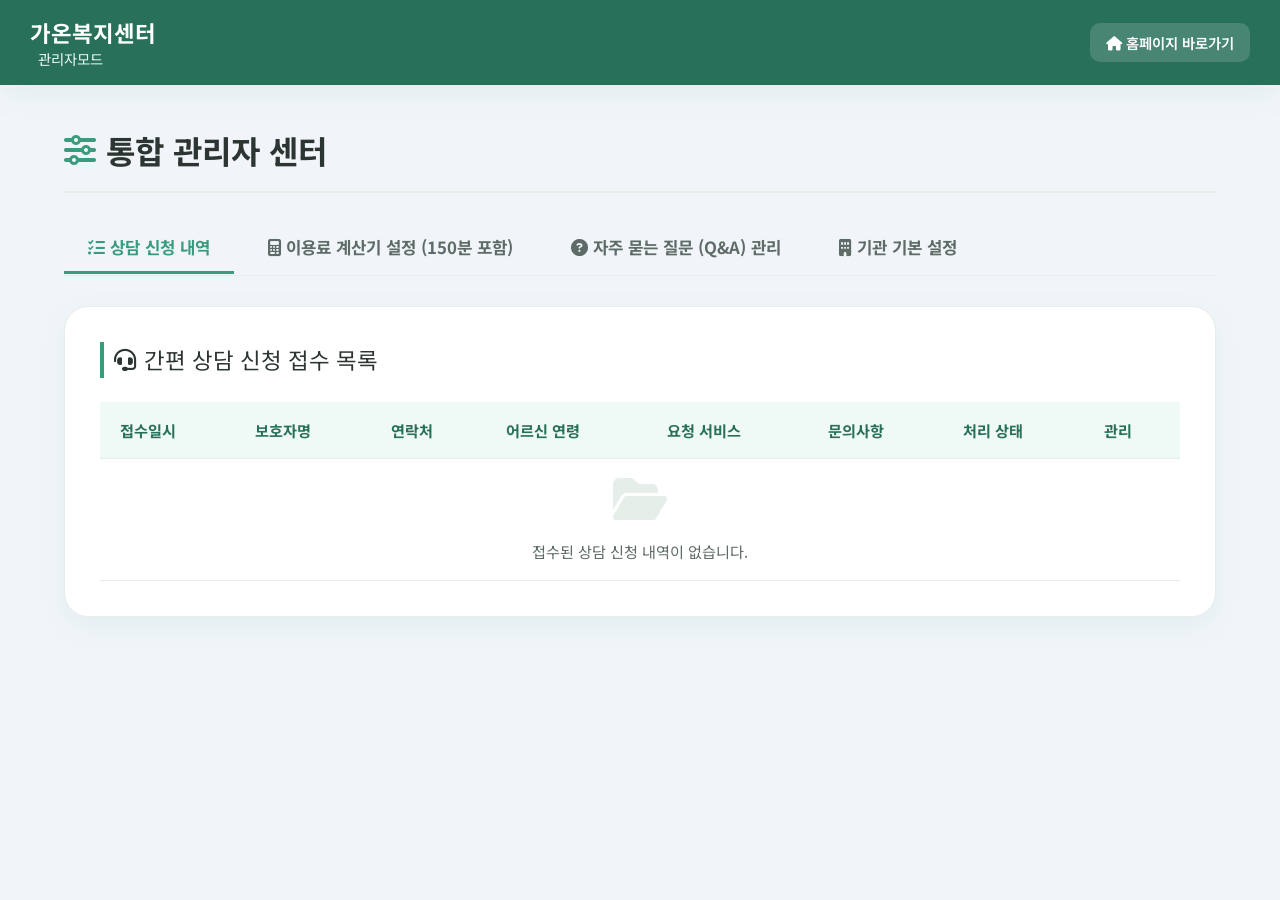
<file: admin.html>
<!DOCTYPE html>
<html lang="ko">
<head>
    <meta charset="UTF-8">
    <meta name="viewport" content="width=device-width, initial-scale=1.0">
    <title>관리자 모드 | 가온복지센터</title>
    <!-- Google Fonts & FontAwesome -->
    <link rel="preconnect" href="https://fonts.googleapis.com">
    <link rel="preconnect" href="https://fonts.gstatic.com" crossorigin>
    <link href="https://fonts.googleapis.com/css2?family=Noto+Sans+KR:wght@300;400;500;600;700;800&family=Outfit:wght@400;600;700;800&family=Gowun+Batang:wght@700&display=swap" rel="stylesheet">
    <link rel="stylesheet" href="https://cdnjs.cloudflare.com/ajax/libs/font-awesome/6.4.0/css/all.min.css">
    <!-- CSS -->
    <link rel="stylesheet" href="css/style.css">
</head>
<body style="background-color: #f1f5f9; min-height: 100vh;">

    <!-- Admin Navigation Bar -->
    <header class="admin-navbar">
        <div class="logo-text">
            <strong>가온복지센터</strong> <span>관리자모드</span>
        </div>
        <div class="admin-nav-actions">
            <a href="index.html" class="admin-nav-btn"><i class="fa-solid fa-house"></i> 홈페이지 바로가기</a>
        </div>
    </header>

    <div class="admin-container">
        <!-- Title Area -->
        <div class="admin-title-area">
            <h1 class="admin-title">
                <i class="fa-solid fa-sliders" style="color: var(--color-primary);"></i> 통합 관리자 센터
            </h1>
        </div>

        <!-- Navigation Tabs -->
        <div class="admin-tabs">
            <button class="admin-tab active" data-tab="tabConsultations">
                <i class="fa-solid fa-list-check"></i> 상담 신청 내역
            </button>
            <button class="admin-tab" data-tab="tabCalculator">
                <i class="fa-solid fa-calculator"></i> 이용료 계산기 설정 (150분 포함)
            </button>
            <button class="admin-tab" data-tab="tabFaq">
                <i class="fa-solid fa-circle-question"></i> 자주 묻는 질문 (Q&A) 관리
            </button>
            <button class="admin-tab" data-tab="tabSiteSettings">
                <i class="fa-solid fa-building"></i> 기관 기본 설정
            </button>
        </div>

        <!-- Tab 1: Consultation Requests -->
        <div id="tabConsultations" class="admin-tab-content active">
            <div class="admin-card">
                <div class="admin-card-title">
                    <i class="fa-solid fa-headset"></i> 간편 상담 신청 접수 목록
                </div>
                <div class="table-responsive">
                    <table class="admin-table">
                        <thead>
                            <tr>
                                <th>접수일시</th>
                                <th>보호자명</th>
                                <th>연락처</th>
                                <th>어르신 연령</th>
                                <th>요청 서비스</th>
                                <th>문의사항</th>
                                <th>처리 상태</th>
                                <th>관리</th>
                            </tr>
                        </thead>
                        <tbody id="consultationTableBody">
                            <!-- Injected by js/admin.js -->
                        </tbody>
                    </table>
                </div>
            </div>
        </div>

        <!-- Tab 2: Calculator Unit Costs & Rates Settings -->
        <div id="tabCalculator" class="admin-tab-content">
            <div class="admin-card">
                <div class="admin-card-title">
                    <i class="fa-solid fa-calculator"></i> 이용료 계산기 서비스 단가 및 등급별 한도액 설정
                </div>

                <form id="calcSettingsForm">
                    <!-- ① 방문요양 서비스 단가 (150분 이상 포함) -->
                    <h3 style="font-size: 1.15rem; font-weight: 700; color: #1e5a48; margin-bottom: 16px; border-bottom: 2px solid #e2e8f0; padding-bottom: 8px;">
                        <i class="fa-solid fa-hands-helping"></i> 방문요양 회당 서비스 단가 (원)
                    </h3>
                    <div class="admin-form-subgrid" style="margin-bottom: 30px;">
                        <div class="form-group">
                            <label class="form-label" for="costVisit30">30분 이상 단가</label>
                            <input type="number" id="costVisit30" class="form-input" placeholder="17,450">
                        </div>
                        <div class="form-group">
                            <label class="form-label" for="costVisit60">60분 이상 단가</label>
                            <input type="number" id="costVisit60" class="form-input" placeholder="25,320">
                        </div>
                        <div class="form-group">
                            <label class="form-label" for="costVisit90">90분 이상 단가</label>
                            <input type="number" id="costVisit90" class="form-input" placeholder="34,120">
                        </div>
                        <div class="form-group">
                            <label class="form-label" for="costVisit120">120분 이상 단가</label>
                            <input type="number" id="costVisit120" class="form-input" placeholder="43,430">
                        </div>
                        <div class="form-group" style="background: #f0fdf9; padding: 10px; border-radius: 8px; border: 1.5px solid #10b981;">
                            <label class="form-label" for="costVisit150" style="color: #065f46; font-weight: 700;">
                                <i class="fa-solid fa-check-circle" style="color: #10b981;"></i> 150분 이상 단가
                            </label>
                            <input type="number" id="costVisit150" class="form-input" placeholder="50,640" style="font-weight: 700; color: #065f46;">
                        </div>
                        <div class="form-group">
                            <label class="form-label" for="costVisit180">180분 이상 단가</label>
                            <input type="number" id="costVisit180" class="form-input" placeholder="57,020">
                        </div>
                    </div>

                    <!-- ② 방문목욕 서비스 단가 -->
                    <h3 style="font-size: 1.15rem; font-weight: 700; color: #1e5a48; margin-bottom: 16px; border-bottom: 2px solid #e2e8f0; padding-bottom: 8px;">
                        <i class="fa-solid fa-bath"></i> 방문목욕 회당 서비스 단가 (원)
                    </h3>
                    <div class="admin-form-subgrid" style="margin-bottom: 30px;">
                        <div class="form-group grid-span-2">
                            <label class="form-label" for="costBath">차량 내 목욕 (60분 이상)</label>
                            <input type="number" id="costBath" class="form-input" placeholder="88,990">
                            <small style="color: #64748b; font-size: 0.8rem; margin-top: 4px; display: block;">
                                ※ 40분~60분 미만 단가는 60분 이상 단가의 80%가 자동 산정됩니다.
                            </small>
                        </div>
                    </div>

                    <!-- ③ 재가급여 월 한도액 (1~5등급) -->
                    <h3 style="font-size: 1.15rem; font-weight: 700; color: #1e5a48; margin-bottom: 16px; border-bottom: 2px solid #e2e8f0; padding-bottom: 8px;">
                        <i class="fa-solid fa-sack-dollar"></i> 재가급여 등급별 월 한도액 (원)
                    </h3>
                    <div class="admin-form-subgrid" style="margin-bottom: 30px;">
                        <div class="form-group">
                            <label class="form-label" for="rateGrade1">1등급 월 한도액</label>
                            <input type="number" id="rateGrade1" class="form-input" placeholder="2,512,900">
                        </div>
                        <div class="form-group">
                            <label class="form-label" for="rateGrade2">2등급 월 한도액</label>
                            <input type="number" id="rateGrade2" class="form-input" placeholder="2,331,200">
                        </div>
                        <div class="form-group">
                            <label class="form-label" for="rateGrade3">3등급 월 한도액</label>
                            <input type="number" id="rateGrade3" class="form-input" placeholder="1,528,200">
                        </div>
                        <div class="form-group">
                            <label class="form-label" for="rateGrade4">4등급 월 한도액</label>
                            <input type="number" id="rateGrade4" class="form-input" placeholder="1,409,700">
                        </div>
                        <div class="form-group">
                            <label class="form-label" for="rateGrade5">5등급 월 한도액</label>
                            <input type="number" id="rateGrade5" class="form-input" placeholder="1,208,900">
                        </div>
                    </div>

                    <div class="admin-form-actions">
                        <button type="button" id="resetCalcBtn" class="btn-admin-action btn-admin-danger" style="padding: 12px 20px;">
                            <i class="fa-solid fa-rotate-left"></i> 기본 고시 단가로 초기화
                        </button>
                        <button type="submit" class="btn-primary" style="padding: 12px 28px; border-radius: 8px; font-weight: 700;">
                            <i class="fa-solid fa-floppy-disk"></i> 계산기 설정 저장하기
                        </button>
                    </div>
                </form>
            </div>
        </div>

        <!-- Tab 3: FAQ / Q&A Management -->
        <div id="tabFaq" class="admin-tab-content">
            <div class="admin-card">
                <div class="admin-card-title" style="display: flex; justify-content: space-between; align-items: center;">
                    <div>
                        <i class="fa-solid fa-circle-question"></i> 자주 묻는 질문 (Q&A) 관리
                    </div>
                    <span id="adminFaqCount" class="status-badge progress" style="font-size: 0.9rem; padding: 6px 14px;">총 0개 항목</span>
                </div>
                <p style="color: #64748b; font-size: 0.95rem; margin-bottom: 24px; line-height: 1.6;">
                    홈페이지 메인 <strong>Q&A</strong> 영역에 노출되는 질문과 답변을 직접 등록, 수정, 순서 변경, 삭제할 수 있습니다.<br>
                    변경 후 하단의 <strong>[설정 저장하기]</strong>를 누르시면 메인 페이지에 실시간 반영됩니다.
                </p>

                <!-- 새 질문 등록 카드 -->
                <div class="admin-faq-add-card" style="background: #f8fafc; border: 2px dashed #cbd5e1; border-radius: 12px; padding: 22px; margin-bottom: 30px;">
                    <h4 style="font-size: 1.05rem; font-weight: 700; color: #1e293b; margin-bottom: 14px; display: flex; align-items: center; gap: 8px;">
                        <i class="fa-solid fa-plus-circle" style="color: var(--color-primary);"></i> 새 질문(Q&A) 등록
                    </h4>
                    <form id="addFaqForm">
                        <div class="form-group" style="margin-bottom: 14px;">
                            <label class="form-label" for="newFaqQ" style="font-weight: 700;">
                                <span style="color: #2563eb; margin-right: 4px;">Q.</span> 질문 내용
                            </label>
                            <input type="text" id="newFaqQ" class="form-input" placeholder="예: 요양보호사 선생님 매칭은 어떻게 진행되나요?" required>
                        </div>
                        <div class="form-group" style="margin-bottom: 16px;">
                            <label class="form-label" for="newFaqA" style="font-weight: 700;">
                                <span style="color: var(--color-primary); margin-right: 4px;">A.</span> 답변 내용
                            </label>
                            <textarea id="newFaqA" class="form-input" rows="4" placeholder="상세하고 친절한 답변 내용을 입력해 주세요." style="resize: vertical; font-family: inherit;" required></textarea>
                        </div>
                        <div style="text-align: right;">
                            <button type="submit" class="btn-primary" style="padding: 10px 22px; font-weight: 700; border-radius: 8px;">
                                <i class="fa-solid fa-plus"></i> 목록에 질문 추가
                            </button>
                        </div>
                    </form>
                </div>

                <!-- Q&A 관리 리스트 -->
                <h4 style="font-size: 1.1rem; font-weight: 700; color: #1e5a48; margin-bottom: 16px; border-bottom: 2px solid #e2e8f0; padding-bottom: 8px;">
                    <i class="fa-solid fa-list-ol"></i> 등록된 Q&A 목록 (순서대로 노출)
                </h4>

                <div id="adminFaqContainer" class="admin-faq-list" style="display: flex; flex-direction: column; gap: 16px; margin-bottom: 30px;">
                    <!-- Injected by js/admin.js -->
                </div>

                <!-- 하단 액션 버튼 -->
                <div class="admin-form-actions" style="margin-top: 24px; border-top: 1px solid #e2e8f0; padding-top: 20px;">
                    <button type="button" id="resetFaqBtn" class="btn-admin-action btn-admin-danger" style="padding: 12px 20px;">
                        <i class="fa-solid fa-rotate-left"></i> 기본 Q&A로 복원
                    </button>
                    <button type="button" id="saveAllFaqBtn" class="btn-primary" style="padding: 12px 28px; border-radius: 8px; font-weight: 700;">
                        <i class="fa-solid fa-floppy-disk"></i> Q&A 설정 저장하기
                    </button>
                </div>
            </div>
        </div>

        <!-- Tab 4: Site Settings -->
        <div id="tabSiteSettings" class="admin-tab-content">
            <div class="admin-card">
                <div class="admin-card-title">
                    <i class="fa-solid fa-building"></i> 기관 정보 설정
                </div>

                <form id="siteSettingsForm">
                    <div class="admin-form-grid">
                        <div class="form-group">
                            <label class="form-label" for="agencyName">기관명</label>
                            <input type="text" id="agencyName" class="form-input" value="가온복지센터">
                        </div>
                        <div class="form-group">
                            <label class="form-label" for="ownerName">대표자명 / 센터장</label>
                            <input type="text" id="ownerName" class="form-input" value="최대웅">
                        </div>
                        <div class="form-group">
                            <label class="form-label" for="phoneNum">전화번호</label>
                            <input type="text" id="phoneNum" class="form-input" value="063-584-7072">
                        </div>
                        <div class="form-group">
                            <label class="form-label" for="faxNum">팩스번호</label>
                            <input type="text" id="faxNum" class="form-input" value="063-584-7073">
                        </div>
                        <div class="form-group">
                            <label class="form-label" for="emailAddr">이메일 주소</label>
                            <input type="email" id="emailAddr" class="form-input" value="gaon7072@naver.com">
                        </div>
                        <div class="form-group">
                            <label class="form-label" for="agencyAddress">기관 주소</label>
                            <input type="text" id="agencyAddress" class="form-input" value="전북특별자치도 부안군 부안읍 용계길 13">
                        </div>
                        <div class="form-group grid-span-2">
                            <label class="form-label" for="hoursWeekday">평일 운영시간 안내</label>
                            <input type="text" id="hoursWeekday" class="form-input" value="08:00 ~ 17:00 (17:00 이후 센터장 연결)">
                        </div>
                    </div>

                    <div class="admin-form-actions">
                        <button type="submit" class="btn-primary" style="padding: 12px 28px; border-radius: 8px; font-weight: 700;">
                            <i class="fa-solid fa-floppy-disk"></i> 기관 설정 저장하기
                        </button>
                    </div>
                </form>
            </div>
        </div>

    </div>

    <!-- JS -->
    <script src="js/admin.js"></script>
</body>
</html>
</file>
<file: css/style.css>
/* ==========================================================================
   Design System & Custom Properties
   ========================================================================== */
:root {
    /* Color Palette */
    --color-primary: #3a9b7d;        /* Caring Mint/Teal (Health, safety, care) */
    --color-primary-dark: #28705a;   /* Deep Mint for strong contrast */
    --color-primary-light: #effaf6;  /* Soft Mint background */
    --color-secondary: #e78c43;      /* Warm Orange/Coral for accents/CTAs */
    --color-secondary-dark: #cf752e;
    --color-secondary-light: #fff5eb;
    
    --color-bg-base: #fdfaf6;        /* Warm Creamy Beige (Trust, emotional comfort) */
    --color-bg-card: #ffffff;
    --color-text-main: #2c3531;      /* High contrast dark slate */
    --color-text-muted: #5e6b66;     /* Muted secondary text */
    --color-text-light: #ffffff;
    
    --color-border: #e6eee9;
    --color-danger: #e74c3c;         /* Validation errors */
    --color-danger-bg: #fde8e8;
    
    /* Typography */
    --font-main: 'Pretendard', 'Noto Sans KR', -apple-system, sans-serif;
    --font-warm: 'Gowun Dodum', 'Noto Sans KR', sans-serif;
    
    /* Layout Details */
    --border-radius-lg: 24px;
    --border-radius-md: 16px;
    --border-radius-sm: 10px;
    
    --shadow-sm: 0 4px 12px rgba(58, 155, 125, 0.05);
    --shadow-md: 0 10px 30px rgba(58, 155, 125, 0.08);
    --shadow-lg: 0 20px 50px rgba(58, 155, 125, 0.12);
    
    --transition-smooth: all 0.3s cubic-bezier(0.25, 0.8, 0.25, 1);
    
    /* Standard Widths */
    --container-max-width: 1200px;
    --header-height: 80px;
}

/* ==========================================================================
   Reset & Base Styles
   ========================================================================== */
*, *::before, *::after {
    box-sizing: border-box;
    margin: 0;
    padding: 0;
}

html {
    scroll-behavior: smooth;
    font-size: 16px;
    -webkit-font-smoothing: antialiased;
}

body {
    font-family: var(--font-main);
    background-color: var(--color-bg-base);
    color: var(--color-text-main);
    line-height: 1.6;
    overflow-x: hidden;
}

a {
    color: inherit;
    text-decoration: none;
    transition: var(--transition-smooth);
}

ul, ol {
    list-style: none;
}

img {
    max-width: 100%;
    height: auto;
    display: block;
}

button, select, input, textarea {
    font-family: inherit;
    color: inherit;
    border: none;
    background: none;
    outline: none;
}

button {
    cursor: pointer;
}

/* ==========================================================================
   Typography Helpers
   ========================================================================== */
h1, h2, h3, h4 {
    font-family: var(--font-main);
    font-weight: 700;
}

.section-title {
    font-family: var(--font-warm);
    font-size: 2.2rem;
    color: var(--color-text-main);
    margin-bottom: 12px;
    text-align: center;
    position: relative;
    word-break: keep-all;
}

.section-title::after {
    content: '';
    display: block;
    width: 60px;
    height: 4px;
    background-color: var(--color-primary);
    margin: 16px auto 0 auto;
    border-radius: 2px;
}

.sub-title {
    font-family: 'Outfit', sans-serif;
    font-size: 0.95rem;
    font-weight: 700;
    color: var(--color-primary);
    text-transform: uppercase;
    letter-spacing: 2px;
    margin-bottom: 8px;
    display: block;
    text-align: center;
}

.section-desc {
    font-size: 1.15rem;
    color: var(--color-text-muted);
    text-align: center;
    margin-bottom: 50px;
    font-weight: 400;
}

/* ==========================================================================
   Reusable UI Components
   ========================================================================== */
.container {
    width: 100%;
    max-width: var(--container-max-width);
    margin: 0 auto;
    padding: 0 24px;
}

/* Buttons */
.btn-primary, .btn-secondary, .btn-submit {
    display: inline-flex;
    align-items: center;
    justify-content: center;
    gap: 8px;
    padding: 16px 32px;
    border-radius: 50px;
    font-weight: 700;
    font-size: 1.05rem;
    transition: var(--transition-smooth);
}

.btn-primary {
    background-color: var(--color-secondary);
    color: var(--color-text-light);
    box-shadow: 0 6px 20px rgba(231, 140, 67, 0.3);
}

.btn-primary:hover {
    background-color: var(--color-secondary-dark);
    transform: translateY(-2px);
    box-shadow: 0 10px 25px rgba(231, 140, 67, 0.4);
}

.btn-secondary {
    background-color: rgba(255, 255, 255, 0.9);
    color: var(--color-primary-dark);
    border: 2px solid var(--color-primary-light);
    box-shadow: 0 6px 20px rgba(0, 0, 0, 0.05);
}

.btn-secondary:hover {
    background-color: var(--color-primary-light);
    color: var(--color-primary-dark);
    transform: translateY(-2px);
}

/* ==========================================================================
   Header Styles
   ========================================================================== */
.main-header {
    background-color: rgba(255, 255, 255, 0.95);
    backdrop-filter: blur(10px);
    position: fixed;
    top: 0;
    left: 0;
    width: 100%;
    height: var(--header-height);
    box-shadow: var(--shadow-sm);
    z-index: 1000;
    transition: var(--transition-smooth);
}

.header-container {
    height: 100%;
    max-width: var(--container-max-width);
    margin: 0 auto;
    padding: 0 24px;
    display: flex;
    align-items: center;
    justify-content: space-between;
}

.logo {
    display: flex;
    align-items: center;
    gap: 10px;
    margin-right: 40px;
}

.logo-icon {
    font-size: 2rem;
    color: var(--color-primary);
}

.logo-text {
    font-family: var(--font-warm);
    font-size: 1.5rem;
    font-weight: 700;
    color: var(--color-text-main);
    white-space: nowrap;
}

.logo-text span {
    font-size: 0.95rem;
    font-weight: 400;
    display: block;
    color: var(--color-text-muted);
    margin-top: -4px;
    white-space: nowrap;
}

.nav-menu ul {
    display: flex;
    align-items: center;
    gap: 22px;
}

.nav-link {
    font-size: 0.92rem;
    font-weight: 500;
    color: var(--color-text-main);
    white-space: nowrap;
    padding: 10px 0;
    position: relative;
}

.nav-link::after {
    content: '';
    position: absolute;
    bottom: 0;
    left: 0;
    width: 0;
    height: 2px;
    background-color: var(--color-primary);
    transition: var(--transition-smooth);
}

.nav-link:hover {
    color: var(--color-primary);
}

.nav-link:hover::after {
    width: 100%;
}

.nav-link-btn {
    background-color: var(--color-primary);
    color: var(--color-text-light);
    padding: 10px 20px;
    border-radius: 30px;
    font-weight: 700;
    font-size: 0.88rem;
    box-shadow: var(--shadow-sm);
    white-space: nowrap;
}

.nav-link-btn:hover {
    background-color: var(--color-primary-dark);
    transform: scale(1.03);
}

.header-actions {
    display: flex;
    align-items: center;
    gap: 16px;
}

.btn-tel {
    background-color: var(--color-primary-light);
    color: var(--color-primary-dark);
    padding: 10px 18px;
    border-radius: var(--border-radius-sm);
    font-weight: 700;
    font-size: 0.92rem;
    display: flex;
    align-items: center;
    gap: 8px;
    border: 1px solid var(--color-border);
    white-space: nowrap;
}

.btn-tel:hover {
    background-color: var(--color-primary);
    color: var(--color-text-light);
}

.mobile-menu-toggle {
    display: none;
    flex-direction: column;
    justify-content: space-between;
    width: 30px;
    height: 20px;
    z-index: 1100;
}

.mobile-menu-toggle span {
    display: block;
    height: 3px;
    width: 100%;
    background-color: var(--color-text-main);
    border-radius: 3px;
    transition: var(--transition-smooth);
}

/* ==========================================================================
   Hero Section
   ========================================================================== */
.hero-section {
    position: relative;
    padding-top: var(--header-height);
    min-height: 85vh;
    display: flex;
    align-items: center;
    background-color: var(--color-bg-base); /* Soft Creamy Beige 배경 */
    border-bottom: 1px solid var(--color-border);
}

.hero-container {
    position: relative;
    width: 100%;
    max-width: var(--container-max-width);
    margin: 0 auto;
    padding: 60px 24px;
    z-index: 3;
}

.hero-grid {
    display: grid;
    grid-template-columns: 1fr 1fr;
    gap: 48px;
    align-items: center;
    margin-bottom: 40px;
}

.hero-content {
    opacity: 0;
    transform: translateY(30px);
    animation: fadeInUp 0.8s forwards;
    text-align: left;
    max-width: 100%;
    width: 100%;
}

.hero-image-box {
    opacity: 0;
    transform: translateY(30px);
    animation: fadeInUp 0.8s 0.2s forwards; /* 부드러운 순차 등장 애니메이션 */
    display: flex;
    justify-content: center;
    align-items: center;
    width: 100%;
}

.hero-image-wrapper {
    display: flex;
    flex-direction: column;
    align-items: center;
    gap: 14px;
    width: 100%;
    max-width: 100%;
}

.hero-illustration {
    width: 100%;
    max-width: 640px;
    height: auto;
    mix-blend-mode: multiply; /* 이미지 배경색을 페이지 배경과 자연스럽게 혼합 */
    transition: var(--transition-smooth);
}

.hero-illustration:hover {
    transform: translateY(-6px);
    box-shadow: var(--shadow-lg);
}

.hero-image-caption {
    font-size: 0.95rem;
    color: var(--color-primary-dark);
    background-color: var(--color-primary-light);
    font-weight: 600;
    text-align: center;
    padding: 8px 20px;
    border-radius: 30px;
    border: 1.5px solid var(--color-border);
    display: inline-flex;
    align-items: center;
    gap: 8px;
    box-shadow: var(--shadow-sm);
}

.badge-tag {
    display: inline-flex;
    align-items: center;
    gap: 6px;
    background-color: var(--color-primary-light);
    color: var(--color-primary-dark);
    padding: 8px 16px;
    border-radius: 30px;
    font-weight: 700;
    font-size: 0.95rem;
    margin-bottom: 24px;
    border: 1px solid var(--color-border);
}

.hero-title {
    font-family: var(--font-warm);
    font-size: 3rem;
    line-height: 1.3;
    color: var(--color-text-main);
    margin-bottom: 20px;
    word-break: keep-all;
}

.hero-title .highlight {
    color: var(--color-primary);
    position: relative;
    display: inline-block;
}

.hero-title .highlight::after {
    content: '';
    position: absolute;
    left: 0;
    bottom: 4px;
    width: 100%;
    height: 12px;
    background-color: rgba(58, 155, 125, 0.15);
    z-index: -1;
}

.hero-subtitle {
    font-size: 1.25rem;
    color: var(--color-text-muted);
    margin-bottom: 40px;
    font-weight: 500;
}

.hero-ctas {
    display: flex;
    gap: 16px;
    margin-bottom: 50px;
    justify-content: flex-start;
}

.trust-badges {
    display: flex;
    gap: 24px;
}

.trust-badge-item {
    display: flex;
    align-items: center;
    gap: 12px;
    background-color: rgba(255, 255, 255, 0.8);
    padding: 12px 18px;
    border-radius: var(--border-radius-sm);
    box-shadow: var(--shadow-sm);
    border: 1px solid var(--color-border);
    flex: 1;
}

.badge-icon {
    font-size: 1.6rem;
    color: var(--color-primary);
}

.badge-text strong {
    display: block;
    font-size: 0.95rem;
    color: var(--color-text-main);
}

.badge-text span {
    font-size: 0.8rem;
    color: var(--color-text-muted);
}

/* Animations */
@keyframes fadeInUp {
    to {
        opacity: 1;
        transform: translateY(0);
    }
}

/* ==========================================================================
   Intro Section / Stats Banner
   ========================================================================== */
.intro-section {
    padding: 100px 0;
    background-color: var(--color-bg-white);
}

.intro-grid {
    display: grid;
    grid-template-columns: 1.5fr 1fr;
    gap: 60px;
    align-items: center;
}

.section-title-sm {
    font-family: 'Outfit', sans-serif;
    color: var(--color-primary);
    font-size: 0.95rem;
    letter-spacing: 2px;
    margin-bottom: 8px;
}

.intro-headline {
    font-family: var(--font-warm);
    font-size: 2.3rem;
    line-height: 1.4;
    margin-bottom: 24px;
}

.intro-description {
    font-size: 1.15rem;
    color: var(--color-text-muted);
    line-height: 1.7;
}

.stats-grid {
    display: flex;
    flex-direction: column;
    gap: 14px;
}

.stat-card {
    background-color: var(--color-primary-light);
    border-radius: var(--border-radius-md);
    padding: 18px 20px;
    display: flex;
    align-items: center;
    gap: 16px;
    border: 1px solid var(--color-border);
    box-shadow: var(--shadow-sm);
    transition: var(--transition-smooth);
}

.stat-card:hover {
    transform: translateY(-3px);
    box-shadow: var(--shadow-md);
}

.stat-number {
    font-family: 'Outfit', sans-serif;
    font-size: 2rem;
    font-weight: 700;
    color: var(--color-primary-dark);
    flex-shrink: 0;
    min-width: 70px;
    text-align: center;
}

.stat-label {
    font-size: 0.88rem;
    font-weight: 600;
    color: var(--color-text-main);
    white-space: nowrap;
}

/* ==========================================================================
   Service Section
   ========================================================================== */
.services-section {
    padding: 100px 0;
    background-color: var(--color-bg-base);
}

.services-grid {
    display: grid;
    grid-template-columns: repeat(3, 1fr);
    gap: 30px;
}

.service-card {
    background-color: var(--color-bg-white);
    border-radius: var(--border-radius-lg);
    overflow: hidden;
    box-shadow: var(--shadow-md);
    border: 1px solid var(--color-border);
    transition: var(--transition-smooth);
    display: flex;
    flex-direction: column;
}

.service-card:hover {
    transform: translateY(-8px);
    box-shadow: var(--shadow-lg);
}

.card-img-wrapper {
    position: relative;
    height: 220px;
    overflow: hidden;
    background-color: #eee;
}

.service-img {
    width: 100%;
    height: 100%;
    object-fit: cover;
    transition: var(--transition-smooth);
}

.service-card:hover .service-img {
    transform: scale(1.05);
}

.service-tag {
    position: absolute;
    top: 20px;
    left: 20px;
    background-color: var(--color-primary);
    color: var(--color-text-light);
    font-weight: 700;
    font-size: 0.85rem;
    padding: 6px 16px;
    border-radius: 30px;
}

.service-tag.secondary {
    background-color: var(--color-secondary);
}

.service-tag.accent {
    background-color: #2980b9;
}

.card-content {
    padding: 30px;
    display: flex;
    flex-direction: column;
    flex-grow: 1;
}

.card-title {
    font-size: 1.15rem;
    font-family: var(--font-warm);
    color: var(--color-text-main);
    margin-bottom: 12px;
    white-space: nowrap;
    overflow: hidden;
    text-overflow: ellipsis;
}

.card-description {
    color: var(--color-text-muted);
    font-size: 0.95rem;
    margin-bottom: 24px;
    line-height: 1.6;
}

.card-list {
    display: flex;
    flex-direction: column;
    gap: 14px;
}

.card-list li {
    font-size: 0.96rem;
    display: flex;
    align-items: flex-start;
    gap: 10px;
    color: var(--color-text-main);
    line-height: 1.5;
}

.card-list li i {
    color: var(--color-primary);
    margin-top: 4px;
    font-size: 0.9rem;
    flex-shrink: 0;
}

.card-list li .list-item-text {
    display: flex;
    flex-direction: column;
    gap: 2px;
    flex: 1;
}

.card-list li strong {
    font-weight: 700;
    color: var(--color-primary-dark);
    display: block;
}

.card-list li .list-desc {
    color: var(--color-text-muted);
    font-size: 0.9rem;
    display: block;
}

/* ==========================================================================
   Process Section
   ========================================================================== */
.process-section {
    padding: 100px 0;
    background-color: var(--color-bg-white);
}

.process-roadmap {
    display: flex;
    justify-content: space-between;
    align-items: flex-start;
    position: relative;
    margin-top: 50px;
}

.process-step {
    flex: 1;
    text-align: center;
    position: relative;
    z-index: 2;
    padding: 0 16px;
}

.step-num-box {
    position: relative;
    width: 90px;
    height: 90px;
    margin: 0 auto 24px auto;
}

.step-number {
    position: absolute;
    top: -34px;
    left: 50%;
    transform: translateX(-50%);
    font-family: 'Outfit', sans-serif;
    font-size: 1.6rem;
    font-weight: 800;
    color: var(--color-secondary);
    display: inline-block;
    text-align: center;
}

.step-icon {
    width: 100%;
    height: 100%;
    background-color: var(--color-primary-light);
    color: var(--color-primary);
    border: 2px solid var(--color-primary);
    border-radius: 50%;
    display: flex;
    align-items: center;
    justify-content: center;
    font-size: 2.2rem;
    box-shadow: var(--shadow-md);
    transition: var(--transition-smooth);
}

.process-step:hover .step-icon {
    transform: rotate(10deg) scale(1.05);
    background-color: var(--color-primary);
    color: var(--color-text-light);
}

.step-title {
    font-family: var(--font-warm);
    font-size: 1.25rem;
    color: var(--color-text-main);
    margin-bottom: 12px;
}

.step-desc {
    font-size: 0.95rem;
    color: var(--color-text-muted);
    line-height: 1.6;
}

/* Road Connection Line */
.process-line {
    position: absolute;
    top: 45px;
    left: calc(12.5% + 45px);
    right: calc(12.5% + 45px);
    height: 3px;
    background-color: var(--color-border);
    z-index: 1;
    pointer-events: none;
}

.process-line::after {
    content: '';
    position: absolute;
    top: 0;
    left: 0;
    height: 100%;
    width: 0;
    background-color: var(--color-primary);
    transition: width 1.5s ease-out;
}

.process-line.active::after {
    width: 100%;
}

/* ==========================================================================
   Strengths Section
   ========================================================================== */
.strengths-section {
    padding: 100px 0;
    background-color: var(--color-bg-base);
}

.strengths-grid {
    display: grid;
    grid-template-columns: repeat(2, 1fr);
    gap: 30px;
}

.strength-card {
    background-color: var(--color-bg-white);
    border-radius: var(--border-radius-lg);
    padding: 40px;
    box-shadow: var(--shadow-md);
    border: 1px solid var(--color-border);
    display: flex;
    flex-direction: column;
    gap: 16px;
    align-items: flex-start;
    transition: var(--transition-smooth);
}

.strength-card:hover {
    transform: translateY(-5px);
    box-shadow: var(--shadow-lg);
    border-color: var(--color-primary);
}

.strength-icon {
    font-size: 2.8rem;
    color: var(--color-primary);
    flex-shrink: 0;
    line-height: 1;
}

.strength-title {
    font-family: var(--font-warm);
    font-size: 1.35rem;
    color: var(--color-text-main);
    margin-bottom: 12px;
}

.strength-desc {
    font-size: 0.98rem;
    color: var(--color-text-muted);
    line-height: 1.6;
}

/* ==========================================================================
   Subsidy Calculator & Consultation Section
   ========================================================================== */
.calc-consultation-section {
    padding: 100px 0;
    background-color: var(--color-bg-white);
}

.calc-consult-grid {
    display: grid;
    grid-template-columns: 1.1fr 1fr;
    gap: 40px;
    align-items: stretch;
}

/* Calculator Style */
.calculator-box {
    background-color: var(--color-bg-base);
    border-radius: var(--border-radius-lg);
    padding: 40px;
    border: 2px solid var(--color-primary-light);
    box-shadow: var(--shadow-md);
}

.calc-header {
    margin-bottom: 30px;
}

.calc-badge {
    background-color: var(--color-primary-dark);
    color: var(--color-text-light);
    font-size: 0.8rem;
    font-weight: 700;
    padding: 4px 12px;
    border-radius: 30px;
    margin-bottom: 12px;
    display: inline-block;
}

.calc-title {
    font-family: var(--font-warm);
    font-size: 1.8rem;
    margin-bottom: 8px;
    color: var(--color-text-main);
}

.calc-subtitle {
    font-size: 0.95rem;
    color: var(--color-text-muted);
}

.calc-form {
    display: flex;
    flex-direction: column;
    gap: 24px;
}

.calc-group {
    display: flex;
    flex-direction: column;
    gap: 8px;
}

.calc-label {
    font-weight: 700;
    font-size: 0.98rem;
    color: var(--color-text-main);
    display: flex;
    align-items: center;
    gap: 6px;
}

.calc-select {
    width: 100%;
    padding: 14px 18px;
    border-radius: var(--border-radius-sm);
    border: 1px solid var(--color-border);
    background-color: var(--color-bg-white);
    font-size: 1rem;
    font-weight: 500;
    box-shadow: var(--shadow-sm);
    cursor: pointer;
    background-image: url("data:image/svg+xml;utf8,<svg fill='%233a9b7d' height='24' viewBox='0 0 24 24' width='24' xmlns='http://www.w3.org/2000/svg'><path d='M7 10l5 5 5-5z'/><path d='M0 0h24v24H0z' fill='none'/></svg>");
    background-repeat: no-repeat;
    background-position: right 14px center;
    -webkit-appearance: none;
    -moz-appearance: none;
}

.label-with-value {
    display: flex;
    justify-content: space-between;
    align-items: center;
}

.slider-value {
    font-family: 'Outfit', sans-serif;
    font-weight: 700;
    font-size: 1.1rem;
    color: var(--color-primary-dark);
    background-color: var(--color-primary-light);
    padding: 2px 12px;
    border-radius: 30px;
}

/* Range Slider */
.calc-slider {
    width: 100%;
    height: 8px;
    border-radius: 5px;
    background: var(--color-border);
    outline: none;
    -webkit-appearance: none;
    margin: 10px 0;
}

.calc-slider::-webkit-slider-thumb {
    -webkit-appearance: none;
    appearance: none;
    width: 24px;
    height: 24px;
    border-radius: 50%;
    background: var(--color-primary);
    cursor: pointer;
    box-shadow: 0 0 10px rgba(58, 155, 125, 0.4);
    transition: transform 0.1s;
}

.calc-slider::-webkit-slider-thumb:hover {
    transform: scale(1.2);
}

/* Result Panel */
.calc-result-box {
    background-color: var(--color-bg-white);
    border-radius: var(--border-radius-md);
    padding: 24px;
    border: 1px solid var(--color-border);
    box-shadow: var(--shadow-sm);
    margin-top: 10px;
}

.result-row {
    display: flex;
    justify-content: space-between;
    align-items: center;
    margin-bottom: 12px;
    font-size: 0.95rem;
}

.result-row.final-row {
    margin-bottom: 0;
    margin-top: 12px;
    font-size: 1.15rem;
}

.result-label {
    color: var(--color-text-muted);
}

.final-row .result-label {
    color: var(--color-text-main);
}

.result-val {
    font-family: 'Outfit', sans-serif;
    font-weight: 700;
    color: var(--color-text-main);
}

.result-val.highlight-green {
    color: var(--color-primary);
}

.result-val.highlight-orange {
    color: var(--color-secondary);
    font-size: 1.45rem;
}

.calc-divider {
    border: none;
    border-top: 1px dashed var(--color-border);
    margin: 16px 0;
}

.calc-notice {
    font-size: 0.8rem;
    color: var(--color-text-muted);
    line-height: 1.5;
    margin-top: 12px;
}

/* Form Style */
.consultation-form-box {
    background-color: var(--color-bg-white);
    border-radius: var(--border-radius-lg);
    padding: 40px;
    border: 1px solid var(--color-border);
    box-shadow: var(--shadow-lg);
}

.form-header {
    margin-bottom: 30px;
}

.form-badge {
    background-color: var(--color-secondary-light);
    color: var(--color-secondary-dark);
    font-size: 0.8rem;
    font-weight: 700;
    padding: 4px 12px;
    border-radius: 30px;
    margin-bottom: 12px;
    display: inline-block;
}

.form-title {
    font-family: var(--font-warm);
    font-size: 1.8rem;
    margin-bottom: 8px;
    color: var(--color-text-main);
}

.form-subtitle {
    font-size: 0.95rem;
    color: var(--color-text-muted);
}

.consult-form {
    display: flex;
    flex-direction: column;
    gap: 20px;
}

.form-group {
    display: flex;
    flex-direction: column;
    gap: 8px;
    position: relative;
}

.form-label {
    font-weight: 700;
    font-size: 0.95rem;
}

.form-label .required {
    color: var(--color-danger);
    margin-left: 2px;
}

.input-wrapper {
    position: relative;
    width: 100%;
}

.input-icon {
    position: absolute;
    left: 16px;
    top: 50%;
    transform: translateY(-50%);
    color: var(--color-primary);
    font-size: 1.05rem;
}

.form-input, .form-select, .form-textarea {
    width: 100%;
    padding: 14px 16px 14px 44px;
    border: 1.5px solid var(--color-border);
    border-radius: var(--border-radius-sm);
    background-color: #fafdfc;
    font-size: 1rem;
    transition: var(--transition-smooth);
}

.form-textarea {
    padding: 14px 16px;
    min-height: 100px;
    resize: vertical;
}

.form-input:focus, .form-select:focus, .form-textarea:focus {
    border-color: var(--color-primary);
    background-color: var(--color-bg-white);
    box-shadow: 0 0 0 3px rgba(58, 155, 125, 0.15);
}

.form-select {
    cursor: pointer;
    background-image: url("data:image/svg+xml;utf8,<svg fill='%233a9b7d' height='24' viewBox='0 0 24 24' width='24' xmlns='http://www.w3.org/2000/svg'><path d='M7 10l5 5 5-5z'/><path d='M0 0h24v24H0z' fill='none'/></svg>");
    background-repeat: no-repeat;
    background-position: right 14px center;
    -webkit-appearance: none;
    -moz-appearance: none;
}

/* Custom Checkbox Group */
.checkbox-group {
    display: flex;
    flex-wrap: wrap;
    gap: 12px;
    margin-top: 4px;
}

.checkbox-label {
    display: flex;
    align-items: center;
    gap: 8px;
    font-size: 0.95rem;
    font-weight: 500;
    cursor: pointer;
    user-select: none;
}

.checkbox-label input[type="checkbox"] {
    position: absolute;
    opacity: 0;
    cursor: pointer;
    height: 0;
    width: 0;
}

.custom-checkbox {
    width: 20px;
    height: 20px;
    border: 2px solid var(--color-border);
    border-radius: 4px;
    display: flex;
    align-items: center;
    justify-content: center;
    transition: var(--transition-smooth);
    background-color: var(--color-bg-white);
}

.custom-checkbox i {
    font-size: 0.75rem;
    color: var(--color-text-light);
    opacity: 0;
    transition: var(--transition-smooth);
}

.checkbox-label input[type="checkbox"]:checked ~ .custom-checkbox {
    background-color: var(--color-primary);
    border-color: var(--color-primary);
}

.checkbox-label input[type="checkbox"]:checked ~ .custom-checkbox i {
    opacity: 1;
}

.checkbox-privacy {
    margin-top: 8px;
}

/* Error States */
.form-group.has-error .form-input, 
.form-group.has-error .form-select,
.form-group.has-error .custom-checkbox {
    border-color: var(--color-danger);
    background-color: var(--color-danger-bg);
}

.error-msg {
    display: none;
    font-size: 0.8rem;
    color: var(--color-danger);
    font-weight: 600;
    margin-top: 4px;
}

.form-group.has-error .error-msg {
    display: block;
}

/* Submit Loader States */
.btn-submit {
    width: 100%;
    background-color: var(--color-primary);
    color: var(--color-text-light);
    border: none;
    box-shadow: 0 4px 15px rgba(58, 155, 125, 0.2);
    padding: 16px;
    margin-top: 10px;
}

.btn-submit:hover {
    background-color: var(--color-primary-dark);
    transform: translateY(-2px);
    box-shadow: 0 8px 25px rgba(58, 155, 125, 0.3);
}

.btn-submit .btn-spinner {
    display: none;
}

.btn-submit.loading {
    background-color: var(--color-text-muted);
    pointer-events: none;
}

.btn-submit.loading .btn-text {
    display: none;
}

.btn-submit.loading .btn-spinner {
    display: block;
}

/* ==========================================================================
   Footer Section
   ========================================================================== */
.main-footer {
    background-color: #202b27;
    color: #cbd5e1;
    padding-bottom: 80px; /* space for mobile sticky footer bar */
}

.footer-top {
    padding: 80px 0 60px 0;
    border-bottom: 1px solid rgba(255, 255, 255, 0.05);
}

.footer-grid {
    display: grid;
    grid-template-columns: 1fr 1fr 1.2fr;
    gap: 60px;
}

.footer-logo {
    display: flex;
    align-items: center;
    gap: 8px;
    margin-bottom: 20px;
}

.footer-logo .logo-text {
    color: var(--color-text-light);
}

.brand-slogan {
    font-size: 0.95rem;
    line-height: 1.6;
    margin-bottom: 24px;
    color: #94a3b8;
}

.sns-links {
    display: flex;
    gap: 12px;
}

.sns-links a {
    width: 40px;
    height: 40px;
    border-radius: 50%;
    background-color: rgba(255, 255, 255, 0.05);
    display: flex;
    align-items: center;
    justify-content: center;
    font-size: 1.1rem;
    color: var(--color-text-light);
}

.sns-links a:hover {
    background-color: var(--color-primary);
    transform: translateY(-3px);
}

.footer-title {
    color: var(--color-text-light);
    font-size: 1.15rem;
    margin-bottom: 24px;
    font-family: var(--font-warm);
    position: relative;
    padding-bottom: 10px;
}

.footer-title::after {
    content: '';
    position: absolute;
    left: 0;
    bottom: 0;
    width: 40px;
    height: 3px;
    background-color: var(--color-primary);
    border-radius: 2px;
}

.info-list {
    display: flex;
    flex-direction: column;
    gap: 12px;
    font-size: 0.92rem;
}

.info-list li strong {
    color: var(--color-text-light);
    margin-right: 6px;
}

.contact-card {
    background-color: rgba(255, 255, 255, 0.03);
    border: 1px solid rgba(255, 255, 255, 0.05);
    border-radius: var(--border-radius-md);
    padding: 24px;
}

.contact-phone {
    font-family: 'Outfit', sans-serif;
    font-size: 1.8rem;
    font-weight: 700;
    color: var(--color-secondary);
    display: flex;
    align-items: center;
    gap: 8px;
    margin-bottom: 6px;
}

.contact-desc {
    font-size: 0.85rem;
    color: #94a3b8;
    margin-bottom: 18px;
}

.hours-list {
    display: flex;
    flex-direction: column;
    gap: 8px;
    font-size: 0.9rem;
    border-top: 1px solid rgba(255, 255, 255, 0.05);
    padding-top: 14px;
}

.hours-list li strong {
    color: var(--color-text-light);
    margin-right: 6px;
}

.footer-bottom {
    padding: 30px 0;
    text-align: center;
    font-size: 0.85rem;
    color: #64748b;
}

/* ==========================================================================
   Modals
   ========================================================================== */
.modal-overlay {
    position: fixed;
    top: 0;
    left: 0;
    width: 100%;
    height: 100%;
    background-color: rgba(0, 0, 0, 0.6);
    backdrop-filter: blur(5px);
    display: flex;
    align-items: center;
    justify-content: center;
    z-index: 2000;
    opacity: 0;
    pointer-events: none;
    transition: var(--transition-smooth);
}

.modal-overlay.active {
    opacity: 1;
    pointer-events: auto;
}

.modal-box {
    background-color: var(--color-bg-white);
    border-radius: var(--border-radius-lg);
    padding: 40px;
    max-width: 480px;
    width: 90%;
    box-shadow: var(--shadow-lg);
    text-align: center;
    transform: scale(0.85);
    transition: var(--transition-smooth);
}

.modal-overlay.active .modal-box {
    transform: scale(1);
}

.modal-icon {
    font-size: 4rem;
    color: var(--color-primary);
    margin-bottom: 20px;
}

.modal-title {
    font-family: var(--font-warm);
    font-size: 1.8rem;
    color: var(--color-text-main);
    margin-bottom: 12px;
}

.modal-desc {
    font-size: 0.98rem;
    color: var(--color-text-muted);
    line-height: 1.6;
    margin-bottom: 24px;
}

.modal-details {
    background-color: var(--color-primary-light);
    border: 1px solid var(--color-border);
    border-radius: var(--border-radius-md);
    padding: 20px;
    text-align: left;
    margin-bottom: 30px;
}

.modal-details p {
    font-size: 0.95rem;
    margin-bottom: 8px;
}

.modal-details p:last-child {
    margin-bottom: 0;
}

.modal-details strong {
    display: inline-block;
    width: 90px;
    color: var(--color-text-muted);
}

.btn-modal-close {
    background-color: var(--color-primary);
    color: var(--color-text-light);
    font-weight: 700;
    padding: 14px 40px;
    border-radius: 30px;
    font-size: 1rem;
    box-shadow: var(--shadow-sm);
    width: 100%;
}

.btn-modal-close:hover {
    background-color: var(--color-primary-dark);
}

/* ==========================================================================
   Floating Actions (Mobile Sticky Bar) & Back to Top
   ========================================================================== */
.floating-actions-bar {
    position: fixed;
    bottom: 0;
    left: 0;
    width: 100%;
    height: 70px;
    background-color: var(--color-bg-white);
    box-shadow: 0 -4px 15px rgba(0, 0, 0, 0.08);
    display: flex;
    z-index: 999;
}

.floating-btn {
    flex: 1;
    display: flex;
    align-items: center;
    justify-content: center;
    gap: 8px;
    font-weight: 700;
    font-size: 1.05rem;
    color: var(--color-text-light);
}

.btn-call {
    background-color: var(--color-primary);
}

.btn-call:hover {
    background-color: var(--color-primary-dark);
}

.btn-kakao {
    background-color: #fbeb4e;
    color: #3c1e1e;
}

.btn-kakao:hover {
    background-color: #ebd732;
}

.back-to-top {
    position: fixed;
    bottom: 90px; /* Above the floating actions bar */
    right: 24px;
    width: 50px;
    height: 50px;
    border-radius: 50%;
    background-color: var(--color-primary);
    color: var(--color-text-light);
    box-shadow: var(--shadow-md);
    display: flex;
    align-items: center;
    justify-content: center;
    font-size: 1.2rem;
    z-index: 998;
    opacity: 0;
    pointer-events: none;
    transition: var(--transition-smooth);
}

.back-to-top.active {
    opacity: 1;
    pointer-events: auto;
}

.back-to-top:hover {
    background-color: var(--color-primary-dark);
    transform: translateY(-3px);
}

/* ==========================================================================
   Roles Section
   ========================================================================== */
.roles-section {
    padding: 100px 0;
    background-color: var(--color-primary-light);
}

.roles-grid {
    display: grid;
    grid-template-columns: repeat(3, 1fr);
    gap: 30px;
}

.role-card {
    background-color: var(--color-bg-card);
    border-radius: var(--border-radius-lg);
    padding: 40px 30px;
    box-shadow: var(--shadow-md);
    border: 1px solid var(--color-border);
    transition: var(--transition-smooth);
    display: flex;
    flex-direction: column;
    align-items: center;
    text-align: center;
}

.role-card:hover {
    transform: translateY(-8px);
    box-shadow: var(--shadow-lg);
    border-color: var(--color-primary);
}

.role-icon-box {
    width: 80px;
    height: 80px;
    background-color: var(--color-primary-light);
    border-radius: 50%;
    display: flex;
    align-items: center;
    justify-content: center;
    font-size: 2.2rem;
    color: var(--color-primary);
    margin-bottom: 24px;
    border: 2px solid var(--color-border);
    transition: var(--transition-smooth);
}

.role-card:hover .role-icon-box {
    background-color: var(--color-primary);
    color: var(--color-text-light);
    border-color: var(--color-primary);
}

.role-badge {
    background-color: var(--color-secondary-light);
    color: var(--color-secondary-dark);
    font-size: 0.85rem;
    font-weight: 700;
    padding: 4px 14px;
    border-radius: 30px;
    margin-bottom: 12px;
}

.role-title {
    font-family: var(--font-warm);
    font-size: 1.4rem;
    color: var(--color-text-main);
    margin-bottom: 16px;
}

.role-description {
    color: var(--color-text-muted);
    font-size: 0.95rem;
    line-height: 1.6;
}

/* ==========================================================================
   Responsive Media Queries
   ========================================================================== */

/* Responsive Helper Classes */
@media (min-width: 1025px) {
    .mobile-only {
        display: none !important;
    }
}
@media (max-width: 1024px) {
    .desktop-only {
        display: none !important;
    }
}

/* Large Screens / Desktop Scaling */
@media (max-width: 1200px) {
    .container {
        padding: 0 30px;
    }
    .nav-menu ul {
        gap: 16px;
    }
}

/* Tablet/Mobile Breakpoint (MD) */
@media (max-width: 1024px) {
    html {
        font-size: 15px;
    }

    /* Menu Toggle */
    .mobile-menu-toggle {
        display: flex;
    }
    
    .nav-menu {
        position: fixed;
        top: var(--header-height);
        left: -100%;
        width: 100%;
        height: calc(100vh - var(--header-height));
        background-color: var(--color-bg-card);
        box-shadow: var(--shadow-lg);
        z-index: 1050;
        transition: var(--transition-smooth);
        padding: 40px;
        overflow-y: auto;
    }
    
    .nav-menu.active {
        left: 0;
    }
    
    .nav-menu ul {
        flex-direction: column;
        align-items: stretch;
        gap: 24px;
    }
    
    .nav-link {
        font-size: 1.3rem;
        display: block;
        padding: 12px 0;
        border-bottom: 1px solid var(--color-border);
    }
    
    .nav-link-btn {
        text-align: center;
        margin-top: 10px;
        font-size: 1.15rem;
        padding: 14px;
    }
    
    .header-actions .btn-tel {
        display: none; /* Hide top tel on mobile, rely on floating actions */
    }
    
    .hero-container {
        padding: 60px 24px;
        text-align: center;
    }

    .hero-grid {
        grid-template-columns: 1fr;
        gap: 40px;
    }
    
    .hero-content {
        max-width: 100%;
        display: flex;
        flex-direction: column;
        align-items: center;
    }
    
    .hero-ctas {
        justify-content: center;
    }

    .hero-image-box {
        order: 2; /* 텍스트 아래에 일러스트가 오도록 모바일 정렬 */
    }

    .hero-illustration {
        max-width: 100%;
        max-height: 380px;
    }
    
    .trust-badges {
        width: 100%;
        flex-wrap: wrap;
        margin-top: 20px;
    }
    
    .intro-grid {
        grid-template-columns: 1fr;
        gap: 40px;
    }
    
    .services-grid {
        grid-template-columns: 1fr 1fr;
    }
    
    .roles-grid {
        grid-template-columns: 1fr;
    }
    
    .process-roadmap {
        flex-direction: column;
        gap: 40px;
        align-items: center;
    }
    
    .process-line {
        display: none;
    }
    
    .strengths-grid {
        grid-template-columns: 1fr;
    }
    
    .calc-consult-grid {
        grid-template-columns: 1fr;
        gap: 50px;
    }
    
    .footer-grid {
        grid-template-columns: 1fr 1fr;
        gap: 40px;
    }
}

/* Mobile Screens (SM) */
@media (max-width: 768px) {
    
    /* Hero */
    .hero-title {
        font-size: 1.8rem;
    }
    
    .hero-ctas {
        flex-direction: column;
        width: 100%;
    }
    
    .hero-ctas a {
        width: 100%;
    }
    
    /* Stats & Services */
    .stats-grid {
        grid-template-columns: 1fr;
    }
    
    .services-grid {
        grid-template-columns: 1fr;
    }
    
    .strength-card {
        flex-direction: column;
        gap: 16px;
        padding: 30px;
    }
    
    .strength-icon {
        font-size: 2.4rem;
    }
    
    /* Calculator & Form padding */
    .calculator-box, .consultation-form-box {
        padding: 24px;
    }
    
    .footer-grid {
        grid-template-columns: 1fr;
        gap: 40px;
    }
    
    .greeting-content .section-title {
        white-space: normal;
        font-size: 1.35rem;
    }
}

/* Print CSS adjustments */
@media print {
    .main-header, .floating-actions-bar, .back-to-top, .calc-consultation-section, .sns-links {
        display: none !important;
    }
    
    body {
        background-color: #fff;
        color: #000;
    }
}

/* ==========================================================================
   Admin Dashboard Custom Styles
   ========================================================================== */
.admin-navbar {
    background-color: var(--color-primary-dark);
    color: var(--color-text-light);
    padding: 15px 30px;
    display: flex;
    justify-content: space-between;
    align-items: center;
    box-shadow: var(--shadow-md);
}

.admin-navbar .logo-text {
    color: var(--color-text-light);
    font-size: 1.4rem;
}

.admin-navbar .logo-text span {
    font-size: 0.9rem;
    color: var(--color-primary-light);
    margin-left: 8px;
}

.admin-nav-actions {
    display: flex;
    align-items: center;
    gap: 20px;
}

.admin-nav-btn {
    background-color: rgba(255, 255, 255, 0.15);
    color: var(--color-text-light);
    padding: 8px 16px;
    border-radius: var(--border-radius-sm);
    font-weight: 600;
    font-size: 0.9rem;
    transition: var(--transition-smooth);
}

.admin-nav-btn:hover {
    background-color: rgba(255, 255, 255, 0.3);
    transform: translateY(-2px);
}

.admin-container {
    max-width: 1200px;
    margin: 40px auto;
    padding: 0 24px;
}

.admin-title-area {
    display: flex;
    justify-content: space-between;
    align-items: center;
    margin-bottom: 30px;
    border-bottom: 2px solid var(--color-border);
    padding-bottom: 15px;
}

.admin-title {
    font-family: var(--font-warm);
    font-size: 2rem;
    color: var(--color-text-main);
    display: flex;
    align-items: center;
    gap: 10px;
}

.admin-tabs {
    display: flex;
    gap: 10px;
    margin-bottom: 30px;
    border-bottom: 1px solid var(--color-border);
    padding-bottom: 1px;
}

.admin-tab {
    padding: 12px 24px;
    font-weight: 700;
    font-size: 1.05rem;
    color: var(--color-text-muted);
    border-bottom: 3px solid transparent;
    transition: var(--transition-smooth);
}

.admin-tab:hover {
    color: var(--color-primary);
}

.admin-tab.active {
    color: var(--color-primary);
    border-bottom-color: var(--color-primary);
}

.admin-tab-content {
    display: none;
}

.admin-tab-content.active {
    display: block;
    animation: fadeIn 0.4s ease-in-out;
}

@keyframes fadeIn {
    from { opacity: 0; transform: translateY(10px); }
    to { opacity: 1; transform: translateY(0); }
}

.admin-stat-grid {
    display: grid;
    grid-template-columns: repeat(3, 1fr);
    gap: 24px;
    margin-bottom: 40px;
}

.admin-stat-card {
    background-color: var(--color-bg-card);
    border-radius: var(--border-radius-md);
    padding: 24px;
    box-shadow: var(--shadow-sm);
    border: 1px solid var(--color-border);
    display: flex;
    justify-content: space-between;
    align-items: center;
    transition: var(--transition-smooth);
}

.admin-stat-card:hover {
    transform: translateY(-3px);
    box-shadow: var(--shadow-md);
}

.admin-stat-info h4 {
    font-size: 0.95rem;
    color: var(--color-text-muted);
    margin-bottom: 6px;
}

.admin-stat-info .stat-num {
    font-family: 'Outfit', sans-serif;
    font-size: 2.2rem;
    font-weight: 700;
    color: var(--color-text-main);
}

.admin-stat-icon {
    font-size: 2.2rem;
    color: var(--color-primary);
    background-color: var(--color-primary-light);
    width: 60px;
    height: 60px;
    border-radius: 50%;
    display: flex;
    align-items: center;
    justify-content: center;
}

.admin-stat-card.orange .admin-stat-icon {
    color: var(--color-secondary);
    background-color: var(--color-secondary-light);
}

.admin-card {
    background-color: var(--color-bg-card);
    border-radius: var(--border-radius-lg);
    box-shadow: var(--shadow-md);
    border: 1px solid var(--color-border);
    padding: 35px;
    margin-bottom: 30px;
}

.admin-card-title {
    font-family: var(--font-warm);
    font-size: 1.4rem;
    margin-bottom: 24px;
    color: var(--color-text-main);
    display: flex;
    align-items: center;
    gap: 8px;
    border-left: 4px solid var(--color-primary);
    padding-left: 10px;
}

/* Table Design */
.table-responsive {
    overflow-x: auto;
    margin-top: 15px;
}

.admin-table {
    width: 100%;
    border-collapse: collapse;
    text-align: left;
    font-size: 0.95rem;
}

.admin-table th, .admin-table td {
    padding: 16px 20px;
    border-bottom: 1px solid var(--color-border);
}

.admin-table th {
    background-color: var(--color-primary-light);
    color: var(--color-primary-dark);
    font-weight: 700;
}

.admin-table tr:hover {
    background-color: rgba(58, 155, 125, 0.02);
}

/* Badges for status */
.status-badge {
    padding: 4px 10px;
    border-radius: 30px;
    font-size: 0.82rem;
    font-weight: 700;
    display: inline-block;
}

.status-badge.waiting {
    background-color: #fde8e8;
    color: var(--color-danger);
}

.status-badge.progress {
    background-color: var(--color-secondary-light);
    color: var(--color-secondary-dark);
}

.status-badge.completed {
    background-color: var(--color-primary-light);
    color: var(--color-primary-dark);
}

/* Controls in table */
.admin-select-sm {
    padding: 6px 10px;
    border-radius: var(--border-radius-sm);
    border: 1px solid var(--color-border);
    font-size: 0.85rem;
    background-color: var(--color-bg-white);
    cursor: pointer;
}

.btn-admin-action {
    padding: 6px 12px;
    border-radius: var(--border-radius-sm);
    font-size: 0.85rem;
    font-weight: 700;
    transition: var(--transition-smooth);
}

.btn-admin-danger {
    background-color: var(--color-danger-bg);
    color: var(--color-danger);
}

.btn-admin-danger:hover {
    background-color: var(--color-danger);
    color: var(--color-text-light);
}

.btn-admin-edit {
    background-color: #eff6ff;
    color: #2563eb;
    border: 1px solid #bfdbfe;
}

.btn-admin-edit:hover {
    background-color: #2563eb;
    color: #ffffff;
}

.admin-faq-item:hover {
    border-color: #cbd5e1;
    box-shadow: 0 2px 8px rgba(0,0,0,0.04);
}

/* Form layout for Admin Settings */
.admin-form-grid {
    display: grid;
    grid-template-columns: repeat(2, 1fr);
    gap: 30px;
}

.admin-form-actions {
    margin-top: 30px;
    display: flex;
    justify-content: flex-end;
    gap: 15px;
}

.empty-state {
    text-align: center;
    padding: 50px 20px;
    color: var(--color-text-muted);
}

.empty-state i {
    font-size: 3rem;
    margin-bottom: 16px;
    color: var(--color-border);
}

@media (max-width: 768px) {
    .admin-stat-grid {
        grid-template-columns: 1fr;
    }
    .admin-form-grid {
        grid-template-columns: 1fr;
    }
}

.admin-form-subgrid {
    display: grid;
    grid-template-columns: repeat(2, 1fr);
    gap: 16px;
}

.grid-span-2 {
    grid-column: span 2;
}

@media (max-width: 768px) {
    .admin-form-subgrid {
        grid-template-columns: 1fr;
    }
    .grid-span-2 {
        grid-column: span 1;
    }
}

/* Greeting Section */
.greeting-section {
    padding: 90px 0;
    background-color: var(--color-bg-white);
}

.greeting-content-wrap {
    max-width: 850px;
    margin: 0 auto;
    background-color: var(--color-bg-card);
    padding: 50px 60px;
    border-radius: var(--border-radius-lg);
    box-shadow: var(--shadow-sm);
    border: 1px solid var(--color-border);
    transition: var(--transition-smooth);
}

.greeting-content-wrap:hover {
    box-shadow: var(--shadow-md);
    transform: translateY(-3px);
}

.greeting-content {
    display: flex;
    flex-direction: column;
    gap: 20px;
}

.greeting-content .sub-title {
    color: var(--color-primary);
    font-size: 0.95rem;
    font-weight: 700;
    letter-spacing: 2px;
    text-transform: uppercase;
}

.greeting-content .section-title {
    font-family: var(--font-warm);
    font-size: 1.50rem;
    color: var(--color-text-main);
    line-height: 1.4;
    margin-bottom: 10px;
    word-break: keep-all;
    white-space: nowrap;
}

.greeting-text {
    font-size: 1.05rem;
    line-height: 1.8;
    color: var(--color-text-muted);
}

.greeting-text p {
    margin-bottom: 16px;
}

.greeting-text p:last-child {
    margin-bottom: 0;
}

.director-sign {
    margin-top: 20px;
    padding-top: 25px;
    border-top: 1px solid var(--color-border);
    display: flex;
    flex-direction: column;
    gap: 6px;
}

.director-title {
    font-size: 0.95rem;
    color: var(--color-text-muted);
}

.director-name-wrapper {
    display: flex;
    align-items: center;
    gap: 15px;
}

.director-name {
    font-family: var(--font-warm);
    font-size: 1.35rem;
    color: var(--color-text-main);
    font-weight: 700;
}

.director-stamp {
    width: 48px;
    height: 48px;
    border: 2px solid #e74c3c;
    border-radius: 50%;
    color: #e74c3c;
    font-size: 0.65rem;
    font-weight: 900;
    line-height: 1.25;
    display: flex;
    flex-direction: column;
    align-items: center;
    justify-content: center;
    text-align: center;
    font-family: var(--font-warm);
    transform: rotate(-10deg);
    box-sizing: border-box;
}

@media (max-width: 768px) {
    .greeting-content-wrap {
        padding: 35px 25px;
    }
}

/* History Section */
.history-section {
    padding: 90px 0;
    background-color: var(--color-bg-base);
    border-top: 1px solid var(--color-border);
}

.history-timeline {
    position: relative;
    max-width: 800px;
    margin: 50px auto 0 auto;
    padding-left: 40px;
}

.history-timeline::before {
    content: '';
    position: absolute;
    left: 15px;
    top: 5px;
    bottom: 5px;
    width: 3px;
    background-color: var(--color-primary-light);
}

.timeline-item {
    position: relative;
    margin-bottom: 40px;
    animation: fadeInUp 0.5s ease-in-out;
}

.timeline-item:last-child {
    margin-bottom: 0;
}

.timeline-marker {
    position: absolute;
    left: -32px;
    top: 5px;
    width: 17px;
    height: 17px;
    border-radius: 50%;
    background-color: var(--color-bg-white);
    border: 4px solid var(--color-primary);
    box-shadow: 0 0 0 4px var(--color-primary-light);
    z-index: 2;
    transition: var(--transition-smooth);
}

.timeline-item:hover .timeline-marker {
    background-color: var(--color-primary);
    transform: scale(1.2);
}

.timeline-content {
    background-color: var(--color-bg-card);
    padding: 20px 24px;
    border-radius: var(--border-radius-md);
    box-shadow: var(--shadow-sm);
    border: 1px solid var(--color-border);
    display: flex;
    align-items: center;
    gap: 20px;
    transition: var(--transition-smooth);
}

.timeline-item:hover .timeline-content {
    transform: translateX(5px);
    box-shadow: var(--shadow-md);
    border-color: var(--color-primary-light);
}

.timeline-date {
    font-family: 'Outfit', sans-serif;
    font-size: 1.15rem;
    font-weight: 700;
    color: var(--color-primary-dark);
    white-space: nowrap;
    background-color: var(--color-primary-light);
    padding: 6px 14px;
    border-radius: var(--border-radius-sm);
}

.timeline-desc {
    font-size: 1rem;
    color: var(--color-text-main);
    line-height: 1.6;
}

@media (max-width: 576px) {
    .history-timeline {
        padding-left: 30px;
    }
    .history-timeline::before {
        left: 10px;
    }
    .timeline-marker {
        left: -24px;
        width: 13px;
        height: 13px;
        border-width: 3px;
    }
    .timeline-content {
        flex-direction: column;
        align-items: flex-start;
        gap: 10px;
        padding: 16px;
    }
    .timeline-date {
        font-size: 1rem;
        padding: 4px 10px;
    }
}

/* ==========================================================================
   REVIEWS SECTION
   ========================================================================== */
.reviews-section {
    padding: 90px 0;
    background: linear-gradient(135deg, var(--color-bg-white) 0%, #f0f7f4 100%);
    border-top: 1px solid var(--color-border);
}

.reviews-grid {
    display: grid;
    grid-template-columns: repeat(3, 1fr);
    gap: 28px;
    margin-top: 50px;
}

.review-card {
    background: var(--color-bg-white);
    border-radius: var(--border-radius-lg);
    padding: 30px 28px;
    box-shadow: var(--shadow-sm);
    border: 1px solid var(--color-border);
    position: relative;
    display: flex;
    flex-direction: column;
    gap: 16px;
    transition: var(--transition-smooth);
}

.review-card:hover {
    transform: translateY(-5px);
    box-shadow: var(--shadow-md);
    border-color: var(--color-primary-light);
}

.review-quote {
    position: absolute;
    top: 20px;
    right: 22px;
    font-size: 3rem;
    color: var(--color-primary-light);
    line-height: 1;
    font-family: Georgia, serif;
    opacity: 0.6;
}

.review-stars {
    display: flex;
    gap: 3px;
}

.review-stars i {
    color: #f5c842;
    font-size: 1rem;
}

.review-stars i.empty {
    color: #ddd;
}

.review-text {
    font-size: 0.97rem;
    color: var(--color-text-sub);
    line-height: 1.75;
    flex: 1;
}

.review-author {
    display: flex;
    align-items: center;
    gap: 12px;
    border-top: 1px solid var(--color-border);
    padding-top: 16px;
    margin-top: 4px;
}

.review-avatar {
    width: 40px;
    height: 40px;
    border-radius: 50%;
    background: linear-gradient(135deg, var(--color-primary), var(--color-primary-dark));
    display: flex;
    align-items: center;
    justify-content: center;
    color: white;
    font-size: 1rem;
    flex-shrink: 0;
}

.review-name {
    font-size: 0.95rem;
    font-weight: 700;
    color: var(--color-text-main);
}

.review-relation {
    font-size: 0.82rem;
    color: var(--color-text-muted);
}

@media (max-width: 900px) {
    .reviews-grid { grid-template-columns: repeat(2, 1fr); }
}
@media (max-width: 580px) {
    .reviews-grid { grid-template-columns: 1fr; }
}

/* ==========================================================================
   GALLERY SECTION
   ========================================================================== */
.gallery-section {
    padding: 90px 0;
    background-color: var(--color-bg-base);
    border-top: 1px solid var(--color-border);
}

.gallery-grid {
    display: grid;
    grid-template-columns: repeat(3, 1fr);
    gap: 20px;
    margin-top: 50px;
}

.gallery-item {
    position: relative;
    border-radius: var(--border-radius-md);
    overflow: hidden;
    aspect-ratio: 4/3;
    box-shadow: var(--shadow-sm);
    cursor: pointer;
}

.gallery-item img {
    width: 100%;
    height: 100%;
    object-fit: cover;
    display: block;
    transition: transform 0.4s ease;
}

.gallery-item:hover img {
    transform: scale(1.08);
}

.gallery-overlay {
    position: absolute;
    inset: 0;
    background: linear-gradient(to top, rgba(0,0,0,0.7) 0%, transparent 60%);
    opacity: 0;
    transition: opacity 0.3s ease;
    display: flex;
    align-items: flex-end;
    padding: 18px;
}

.gallery-item:hover .gallery-overlay {
    opacity: 1;
}

.gallery-caption {
    color: white;
    font-size: 0.92rem;
    font-weight: 600;
    line-height: 1.4;
}

.gallery-placeholder {
    width: 100%;
    height: 100%;
    background: linear-gradient(135deg, var(--color-primary-light), var(--color-bg-card));
    display: flex;
    flex-direction: column;
    align-items: center;
    justify-content: center;
    gap: 10px;
    color: var(--color-primary-dark);
}

.gallery-placeholder i {
    font-size: 2rem;
    opacity: 0.5;
}

.gallery-placeholder span {
    font-size: 0.85rem;
    opacity: 0.6;
}

@media (max-width: 900px) {
    .gallery-grid { grid-template-columns: repeat(2, 1fr); }
}
@media (max-width: 580px) {
    .gallery-grid { grid-template-columns: 1fr; }
}

/* ==========================================================================
   MAP SECTION
   ========================================================================== */
.map-section {
    padding: 90px 0;
    background-color: var(--color-bg-white);
    border-top: 1px solid var(--color-border);
}

.map-content-grid {
    display: grid;
    grid-template-columns: 1fr 380px;
    gap: 40px;
    align-items: start;
    margin-top: 50px;
}

.map-embed-wrapper {
    border-radius: var(--border-radius-lg);
    overflow: hidden;
    box-shadow: var(--shadow-md);
    border: 1px solid var(--color-border);
    height: 420px;
    background-color: var(--color-bg-base);
}

.map-embed-wrapper iframe {
    width: 100%;
    height: 100%;
    border: none;
    display: block;
}

.map-info-box {
    display: flex;
    flex-direction: column;
    gap: 24px;
}

.map-address-card {
    background: var(--color-bg-card);
    border-radius: var(--border-radius-md);
    padding: 22px 24px;
    border: 1px solid var(--color-border);
    box-shadow: var(--shadow-sm);
}

.map-address-label {
    font-size: 0.82rem;
    font-weight: 700;
    color: var(--color-primary);
    letter-spacing: 1px;
    text-transform: uppercase;
    margin-bottom: 8px;
}

.map-address-text {
    font-size: 1rem;
    color: var(--color-text-main);
    font-weight: 500;
    line-height: 1.6;
}

.service-area-card {
    background: var(--color-bg-card);
    border-radius: var(--border-radius-md);
    padding: 22px 24px;
    border: 1px solid var(--color-border);
    box-shadow: var(--shadow-sm);
}

.service-area-label {
    font-size: 0.82rem;
    font-weight: 700;
    color: var(--color-primary);
    letter-spacing: 1px;
    text-transform: uppercase;
    margin-bottom: 14px;
}

.service-area-tags {
    display: flex;
    flex-wrap: wrap;
    gap: 8px;
}

.area-tag {
    background: linear-gradient(135deg, var(--color-primary), var(--color-primary-dark));
    color: white;
    padding: 5px 14px;
    border-radius: 20px;
    font-size: 0.85rem;
    font-weight: 600;
    transition: var(--transition-smooth);
}

.area-tag:hover {
    transform: scale(1.05);
    box-shadow: 0 4px 12px rgba(0,0,0,0.15);
}

@media (max-width: 900px) {
    .map-content-grid {
        grid-template-columns: 1fr;
    }
    .map-embed-wrapper {
        height: 300px;
    }
}

/* ==========================================================================
   FAQ SECTION
   ========================================================================== */
.faq-section {
    padding: 90px 0;
    background: linear-gradient(135deg, #f0f7f4 0%, var(--color-bg-white) 100%);
    border-top: 1px solid var(--color-border);
}

.faq-list {
    max-width: 860px;
    margin: 50px auto 0 auto;
    display: flex;
    flex-direction: column;
    gap: 14px;
}

.faq-item {
    border-radius: var(--border-radius-md);
    border: 1px solid var(--color-border);
    background: var(--color-bg-white);
    overflow: hidden;
    transition: var(--transition-smooth);
}

.faq-item.active {
    border-color: var(--color-primary-light);
    box-shadow: var(--shadow-sm);
}

.faq-question {
    width: 100%;
    text-align: left;
    padding: 20px 24px;
    background: none;
    border: none;
    cursor: pointer;
    display: flex;
    align-items: center;
    justify-content: space-between;
    gap: 16px;
    font-family: inherit;
    transition: background 0.2s;
}

.faq-question:hover {
    background: var(--color-bg-base);
}

.faq-item.active .faq-question {
    background: var(--color-primary-light);
}

.faq-q-text {
    display: flex;
    align-items: flex-start;
    gap: 12px;
    flex: 1;
}

.faq-q-badge {
    font-size: 1.1rem;
    font-weight: 900;
    color: var(--color-primary);
    flex-shrink: 0;
    font-family: 'Outfit', sans-serif;
    line-height: 1.5;
}

.faq-q-label {
    font-size: 1rem;
    font-weight: 600;
    color: var(--color-text-main);
    line-height: 1.5;
}

.faq-item.active .faq-q-label {
    color: var(--color-primary-dark);
}

.faq-toggle-icon {
    font-size: 0.9rem;
    color: var(--color-primary);
    transition: transform 0.3s ease;
    flex-shrink: 0;
}

.faq-item.active .faq-toggle-icon {
    transform: rotate(180deg);
}

.faq-answer {
    max-height: 0;
    overflow: hidden;
    transition: max-height 0.35s ease, padding 0.35s ease;
    padding: 0 24px;
}

.faq-item.active .faq-answer {
    max-height: 500px;
    padding: 0 24px 22px 24px;
}

.faq-a-text {
    display: flex;
    gap: 12px;
    padding-top: 16px;
    border-top: 1px dashed var(--color-border);
}

.faq-a-badge {
    font-size: 1.1rem;
    font-weight: 900;
    color: var(--color-secondary);
    flex-shrink: 0;
    font-family: 'Outfit', sans-serif;
}

.faq-a-label {
    font-size: 0.97rem;
    color: var(--color-text-sub);
    line-height: 1.75;
}

/* ==========================================================================
   ADMIN CONTENT MANAGER STYLES
   ========================================================================== */
.content-row {
    display: grid;
    gap: 12px;
    padding: 14px;
    background: var(--color-bg-base);
    border-radius: var(--border-radius-sm);
    border: 1px solid var(--color-border);
    margin-bottom: 10px;
    position: relative;
}

.content-row-reviews { grid-template-columns: 1fr 120px 2fr 40px; align-items: center; }
.content-row-gallery { grid-template-columns: 2fr 1fr 40px; align-items: center; }
.content-row-faq     { grid-template-columns: 1fr; gap: 8px; }
.content-row-faq-inner { display: grid; grid-template-columns: 1fr 1fr 40px; gap: 8px; align-items: start; }

.content-row input,
.content-row textarea,
.content-row select {
    width: 100%;
    padding: 9px 12px;
    border: 1.5px solid var(--color-border);
    border-radius: var(--border-radius-sm);
    font-family: inherit;
    font-size: 0.88rem;
    background: var(--color-bg-white);
    color: var(--color-text-main);
    transition: border-color 0.2s;
}

.content-row input:focus,
.content-row textarea:focus,
.content-row select:focus {
    outline: none;
    border-color: var(--color-primary);
}

.content-row textarea {
    resize: vertical;
    min-height: 72px;
    line-height: 1.5;
}

.btn-remove-row {
    width: 34px;
    height: 34px;
    border: none;
    background: #fee2e2;
    color: #dc2626;
    border-radius: var(--border-radius-sm);
    cursor: pointer;
    display: flex;
    align-items: center;
    justify-content: center;
    font-size: 0.9rem;
    flex-shrink: 0;
    transition: var(--transition-smooth);
}

.btn-remove-row:hover {
    background: #dc2626;
    color: white;
}

.btn-add-row {
    display: inline-flex;
    align-items: center;
    gap: 8px;
    padding: 9px 18px;
    background: var(--color-primary-light);
    color: var(--color-primary-dark);
    border: 1.5px dashed var(--color-primary);
    border-radius: var(--border-radius-sm);
    cursor: pointer;
    font-size: 0.88rem;
    font-weight: 600;
    font-family: inherit;
    transition: var(--transition-smooth);
    margin-top: 4px;
}

.btn-add-row:hover {
    background: var(--color-primary);
    color: white;
    border-style: solid;
}

.content-rows-container {
    display: flex;
    flex-direction: column;
    gap: 8px;
    max-height: 380px;
    overflow-y: auto;
    padding-right: 4px;
}

.content-rows-container::-webkit-scrollbar { width: 4px; }
.content-rows-container::-webkit-scrollbar-thumb { background: var(--color-primary-light); border-radius: 4px; }

@media (max-width: 768px) {
    .content-row-reviews { grid-template-columns: 1fr 1fr; }
    .content-row-reviews > *:nth-child(3) { grid-column: span 2; }
    .content-row-reviews > *:nth-child(4) { grid-column: span 2; justify-self: end; }
    .content-row-gallery { grid-template-columns: 1fr 40px; }
    .content-row-gallery > *:nth-child(2) { grid-row: 2; grid-column: 1; }
    .content-row-faq-inner { grid-template-columns: 1fr 40px; }
    .content-row-faq-inner > *:nth-child(2) { grid-row: 2; grid-column: 1; }
}

/* ==========================================================================
   Trust Badges & Daily Schedule Section (Added for 신뢰 및 직관성 향상)
   ========================================================================== */

/* 4 badges Hero responsive adjustment */
@media (max-width: 1024px) {
    .trust-badges {
        display: grid;
        grid-template-columns: repeat(2, 1fr);
        gap: 16px;
    }
}

@media (max-width: 576px) {
    .trust-badges {
        grid-template-columns: 1fr;
        gap: 12px;
    }
    .trust-badge-item {
        padding: 10px 14px;
    }
}

/* Q&A 직접 질문 작성 폼 스타일 (Added for 이용자 Q&A 직접 입력 기능) */
.faq-write-container {
    max-width: 860px;
    margin: 50px auto 0 auto;
    background-color: var(--color-bg-card);
    border: 1px solid var(--color-border);
    border-radius: var(--border-radius-lg);
    padding: 40px;
    box-shadow: var(--shadow-md);
}

.faq-write-header {
    margin-bottom: 24px;
    border-bottom: 1.5px solid var(--color-border);
    padding-bottom: 16px;
}

.faq-write-header h3 {
    font-family: var(--font-warm);
    font-size: 1.35rem;
    color: var(--color-primary-dark);
    display: flex;
    align-items: center;
    gap: 8px;
    margin-bottom: 6px;
}

.faq-write-header p {
    font-size: 0.9rem;
    color: var(--color-text-muted);
    line-height: 1.5;
}

.faq-write-grid {
    display: grid;
    grid-template-columns: 1fr 1fr;
    gap: 20px;
}

.btn-submit-qna {
    display: inline-flex;
    align-items: center;
    justify-content: center;
    gap: 8px;
    background-color: var(--color-primary);
    color: var(--color-text-light);
    border: none;
    border-radius: 30px;
    font-weight: 700;
    font-size: 1rem;
    padding: 14px 28px;
    cursor: pointer;
    transition: var(--transition-smooth);
    box-shadow: 0 4px 15px rgba(58, 155, 125, 0.2);
    margin-top: 20px;
    width: 100%;
}

.btn-submit-qna:hover {
    background-color: var(--color-primary-dark);
    transform: translateY(-2px);
    box-shadow: 0 8px 25px rgba(58, 155, 125, 0.3);
}

/* User Q&A Badges */
.qna-user-badge {
    font-size: 0.72rem;
    font-weight: 700;
    padding: 2px 8px;
    border-radius: 4px;
    margin-left: 8px;
    display: inline-block;
    vertical-align: middle;
}

.qna-user-badge.waiting {
    background-color: #fee2e2;
    color: #dc2626;
    border: 1px solid #fecaca;
}

.qna-user-badge.completed {
    background-color: #e0f2fe;
    color: #0369a1;
    border: 1px solid #bae6fd;
}

.qna-writer-tag {
    font-size: 0.78rem;
    color: var(--color-text-muted);
    font-weight: 400;
    background-color: var(--color-bg-base);
    padding: 2px 8px;
    border-radius: 20px;
    margin-left: 8px;
    display: inline-block;
    vertical-align: middle;
}

@media (max-width: 768px) {
    .faq-write-container {
        padding: 25px 20px;
    }
    .faq-write-grid {
        grid-template-columns: 1fr;
        gap: 15px;
    }
}



/* ==========================================================================
   COMPREHENSIVE MOBILE RESPONSIVE (9:16 ratio, 480px and below)
   ========================================================================== */

@media (max-width: 480px) {

    :root { --header-height: 64px; }
    html { font-size: 14px; }
    .container { padding: 0 16px; }

    /* Header */
    .header-container { padding: 0 16px; }
    .logo { margin-right: 0; gap: 8px; }
    .logo-icon { font-size: 1.5rem; }
    .logo-text { font-size: 1.15rem; }

    /* Hero */
    .hero-section { min-height: auto; }
    .hero-container { padding: 32px 16px 48px; text-align: center; }
    .hero-grid { grid-template-columns: 1fr; gap: 24px; }
    .hero-content { align-items: center; }
    .hero-title { font-size: 1.6rem; line-height: 1.35; word-break: keep-all; }
    .hero-subtitle { font-size: 0.95rem; margin-bottom: 24px; }
    .badge-tag { font-size: 0.82rem; padding: 6px 12px; margin-bottom: 14px; }
    .hero-ctas { flex-direction: column; gap: 12px; width: 100%; margin-bottom: 28px; }
    .hero-ctas a { width: 100%; text-align: center; padding: 14px 20px; font-size: 1rem; }
    .hero-illustration { max-height: 240px; max-width: 90%; }
    .hero-image-caption { font-size: 0.82rem; padding: 6px 12px; }

    /* Trust Badges */
    .trust-badges { display: grid; grid-template-columns: 1fr 1fr; gap: 10px; width: 100%; margin-top: 16px; }
    .trust-badge-item { padding: 10px 12px; gap: 8px; }
    .badge-icon { font-size: 1.3rem; }
    .badge-text strong { font-size: 0.82rem; }
    .badge-text span { font-size: 0.72rem; }

    /* Section headers */
    .section-title { font-size: 1.5rem; }
    .section-desc { font-size: 0.92rem; margin-bottom: 28px; }

    /* Intro */
    .intro-section { padding: 60px 0; }
    .intro-grid { grid-template-columns: 1fr; gap: 24px; }
    .intro-headline { font-size: 1.5rem; }
    .intro-description { font-size: 0.95rem; }
    .stat-card { padding: 14px 16px; gap: 12px; }
    .stat-number { font-size: 1.6rem; min-width: 55px; }

    /* Services */
    .services-section { padding: 60px 0; }
    .services-grid { grid-template-columns: 1fr; gap: 20px; }
    .card-img-wrapper { height: 170px; }
    .card-content { padding: 18px; }
    .card-title { font-size: 1rem; white-space: normal; }
    .card-description { font-size: 0.88rem; margin-bottom: 16px; }
    .card-list li { font-size: 0.87rem; }

    /* Process */
    .process-section { padding: 60px 0; }
    .process-roadmap { flex-direction: column; gap: 32px; align-items: center; margin-top: 32px; }
    .process-line { display: none; }
    .process-step { width: 100%; max-width: 320px; padding: 0 8px; }
    .step-num-box { width: 72px; height: 72px; margin-bottom: 16px; }
    .step-icon { font-size: 1.8rem; }
    .step-title { font-size: 1.05rem; }
    .step-desc { font-size: 0.87rem; }

    /* Strengths */
    .strengths-section { padding: 60px 0; }
    .strengths-grid { grid-template-columns: 1fr; gap: 16px; }
    .strength-card { padding: 22px 18px; gap: 12px; flex-direction: column; }
    .strength-icon { font-size: 2rem; }
    .strength-title { font-size: 1.1rem; margin-bottom: 8px; }
    .strength-desc { font-size: 0.88rem; }

    /* Roles */
    .roles-section { padding: 60px 0; }
    .roles-grid { grid-template-columns: 1fr; gap: 16px; }
    .role-card { padding: 24px 18px; }
    .role-icon-box { width: 64px; height: 64px; font-size: 1.8rem; margin-bottom: 14px; }
    .role-title { font-size: 1.15rem; }
    .role-description { font-size: 0.88rem; }

    /* Calculator & Consultation */
    .calc-consultation-section { padding: 60px 0; }
    .calc-consult-grid { grid-template-columns: 1fr; gap: 24px; }
    .calculator-box { padding: 20px 16px; border-radius: var(--border-radius-md); }
    .calc-title { font-size: 1.35rem; }
    .calc-subtitle { font-size: 0.87rem; }
    .calc-result-box { padding: 16px; }
    .result-val.highlight-orange { font-size: 1.2rem; }
    .consultation-form-box { padding: 20px 16px; border-radius: var(--border-radius-md); }
    .form-title { font-size: 1.35rem; }
    .form-subtitle { font-size: 0.87rem; }
    .form-input, .form-select { font-size: 0.95rem; padding: 12px 14px 12px 40px; }
    .form-textarea { font-size: 0.95rem; padding: 12px 14px; }
    .checkbox-label { font-size: 0.87rem; }
    .btn-submit { padding: 14px 20px; font-size: 0.93rem; width: 100%; }

    /* Greeting */
    .greeting-section { padding: 60px 0; }
    .greeting-content-wrap { padding: 24px 18px; border-radius: var(--border-radius-md); }
    .greeting-content .section-title { font-size: 1.2rem; white-space: normal; line-height: 1.4; }
    .greeting-text { font-size: 0.92rem; line-height: 1.75; }
    .director-name { font-size: 1.05rem; }

    /* History */
    .history-section { padding: 60px 0; }
    .history-timeline { padding-left: 28px; margin-top: 28px; }
    .history-timeline::before { left: 8px; }
    .timeline-marker { left: -22px; width: 13px; height: 13px; border-width: 3px; }
    .timeline-content { flex-direction: column; align-items: flex-start; gap: 8px; padding: 12px 14px; }
    .timeline-date { font-size: 0.88rem; padding: 3px 10px; }
    .timeline-desc { font-size: 0.88rem; }

    /* Reviews */
    .reviews-section { padding: 60px 0; }
    .reviews-grid { grid-template-columns: 1fr; gap: 14px; margin-top: 28px; }
    .review-card { padding: 20px 16px; gap: 12px; }
    .review-text { font-size: 0.88rem; }

    /* Gallery */
    .gallery-section { padding: 60px 0; }
    .gallery-grid { grid-template-columns: 1fr 1fr; gap: 10px; margin-top: 28px; }

    /* Map */
    .map-section { padding: 60px 0; }
    .map-content-grid { grid-template-columns: 1fr; gap: 20px; margin-top: 28px; }
    .map-embed-wrapper { height: 230px; border-radius: var(--border-radius-md); }
    .map-address-card, .service-area-card { padding: 14px 16px; }
    .map-address-text { font-size: 0.9rem; }

    /* FAQ */
    .faq-section { padding: 60px 0; }
    .faq-list { margin-top: 28px; gap: 10px; }
    .faq-question { padding: 14px 16px; gap: 10px; }
    .faq-q-label { font-size: 0.88rem; line-height: 1.5; }
    .faq-item.active .faq-answer { max-height: 700px; }
    .faq-answer { padding: 0 16px; }
    .faq-item.active .faq-answer { padding: 0 16px 18px; }
    .faq-a-label { font-size: 0.87rem; line-height: 1.7; }
    .faq-write-container { padding: 20px 16px; border-radius: var(--border-radius-md); }
    .faq-write-header h3 { font-size: 1.1rem; }
    .faq-write-grid { grid-template-columns: 1fr; gap: 12px; }

    /* Footer */
    .footer-top { padding: 44px 0 28px; }
    .footer-grid { grid-template-columns: 1fr; gap: 28px; }
    .brand-slogan { font-size: 0.9rem; line-height: 1.6; margin-bottom: 14px; }
    .footer-title { font-size: 1rem; margin-bottom: 12px; }
    .info-list li { font-size: 0.87rem; margin-bottom: 6px; }
    .contact-phone { font-size: 1.05rem; }
    .hours-list li { font-size: 0.87rem; margin-bottom: 4px; }
    .footer-bottom { padding: 14px 0; }
    .copyright { font-size: 0.78rem; text-align: center; line-height: 1.5; }

    /* Floating Buttons */
    .floating-actions-bar { gap: 10px; padding: 10px 16px; padding-bottom: calc(10px + env(safe-area-inset-bottom)); }
    .floating-btn { padding: 12px 16px; font-size: 0.85rem; gap: 6px; border-radius: 12px; }

    /* Modal */
    .modal-overlay { padding: 16px; }
    .modal-box { padding: 24px 18px; border-radius: var(--border-radius-md); width: 100%; max-width: 100%; }
    .modal-title { font-size: 1.15rem; }
    .modal-desc { font-size: 0.88rem; }

    /* Back to top */
    .back-to-top { width: 42px; height: 42px; font-size: 0.95rem; bottom: 88px; right: 14px; }
}

/* iPhone SE and very small screens (375px and below) */
@media (max-width: 375px) {
    html { font-size: 13px; }
    .hero-title { font-size: 1.45rem; }
    .trust-badges { grid-template-columns: 1fr; }
    .gallery-grid { grid-template-columns: 1fr; }
    .section-title { font-size: 1.35rem; }
    .card-img-wrapper { height: 150px; }
    .floating-btn span { display: none; }
    .floating-btn { width: 52px; height: 52px; border-radius: 50%; padding: 0; justify-content: center; align-items: center; font-size: 1.2rem; flex: none; }
    .floating-actions-bar { justify-content: center; gap: 20px; }
}

/* ==========================================================================
   Service Target Section (서비스 대상자)
   ========================================================================== */
.target-section {
    padding: 100px 0;
    background-color: var(--color-primary-light);
}

.target-grid {
    display: grid;
    grid-template-columns: repeat(3, 1fr);
    gap: 24px;
    margin-bottom: 40px;
}

.target-card {
    background-color: #ffffff;
    border-radius: var(--border-radius-lg);
    padding: 32px 24px;
    box-shadow: var(--shadow-md);
    border: 1px solid var(--color-border);
    display: flex;
    flex-direction: column;
    transition: var(--transition-smooth);
    position: relative;
}

.target-card:hover {
    transform: translateY(-6px);
    box-shadow: var(--shadow-lg);
    border-color: var(--color-primary);
}

.target-card.highlight {
    border: 2px solid var(--color-secondary);
    background: linear-gradient(180deg, #ffffff 0%, var(--color-secondary-light) 100%);
}

.target-card-header {
    display: flex;
    justify-content: space-between;
    align-items: center;
    margin-bottom: 20px;
}

.target-icon-box {
    width: 56px;
    height: 56px;
    border-radius: 16px;
    background-color: var(--color-primary-light);
    color: var(--color-primary);
    display: flex;
    align-items: center;
    justify-content: center;
    font-size: 1.6rem;
}

.target-card.highlight .target-icon-box {
    background-color: var(--color-secondary-light);
    color: var(--color-secondary-dark);
}

.target-badge {
    font-size: 0.78rem;
    font-weight: 700;
    color: var(--color-primary-dark);
    background-color: var(--color-primary-light);
    padding: 4px 10px;
    border-radius: 20px;
    border: 1px solid rgba(58, 155, 125, 0.2);
}

.target-badge.badge-accent {
    color: var(--color-secondary-dark);
    background-color: var(--color-secondary-light);
    border-color: rgba(231, 140, 67, 0.3);
}

.target-title {
    font-family: var(--font-warm);
    font-size: 1.25rem;
    color: var(--color-text-main);
    margin-bottom: 12px;
}

.target-desc {
    font-size: 0.93rem;
    color: var(--color-text-muted);
    line-height: 1.6;
    margin-bottom: 20px;
}

.target-list {
    display: flex;
    flex-direction: column;
    gap: 10px;
    margin-top: auto;
    padding-top: 16px;
    border-top: 1px dashed var(--color-border);
}

.target-list li {
    font-size: 0.88rem;
    color: var(--color-text-main);
    display: flex;
    align-items: center;
    gap: 8px;
}

.target-list li i {
    color: var(--color-primary);
    font-size: 0.8rem;
}

.target-card.highlight .target-list li i {
    color: var(--color-secondary-dark);
}

.target-notice-banner {
    background: #ffffff;
    border-radius: var(--border-radius-md);
    padding: 24px 32px;
    display: flex;
    align-items: center;
    gap: 20px;
    box-shadow: var(--shadow-md);
    border: 1px solid var(--color-border);
}

.target-notice-banner .banner-icon {
    font-size: 2rem;
    color: var(--color-secondary);
    flex-shrink: 0;
}

.target-notice-banner .banner-text {
    flex-grow: 1;
    display: flex;
    flex-direction: column;
    gap: 4px;
}

.target-notice-banner .banner-text strong {
    font-size: 1.05rem;
    color: var(--color-text-main);
}

.target-notice-banner .banner-text span {
    font-size: 0.93rem;
    color: var(--color-text-muted);
}

.target-notice-banner .banner-btn {
    background-color: var(--color-primary);
    color: #ffffff;
    font-weight: 700;
    font-size: 0.95rem;
    padding: 12px 24px;
    border-radius: 30px;
    display: inline-flex;
    align-items: center;
    gap: 8px;
    white-space: nowrap;
    transition: var(--transition-smooth);
}

.target-notice-banner .banner-btn:hover {
    background-color: var(--color-primary-dark);
    transform: translateY(-2px);
}

@media (max-width: 992px) {
    .target-grid {
        grid-template-columns: 1fr;
    }
    .target-notice-banner {
        flex-direction: column;
        text-align: center;
    }
}

@media (max-width: 640px) {
    .target-section {
        padding: 60px 0;
    }
}

/* ==========================================================================
   Map Contact Card & Service Area Section
   ========================================================================== */
.map-contact-card {
    background-color: var(--color-bg-white);
    border-radius: var(--border-radius-md);
    padding: 24px;
    box-shadow: var(--shadow-sm);
    border: 1px solid var(--color-border);
}

.service-area-section {
    padding: 90px 0;
    background-color: var(--color-bg-base);
}

.service-area-grid-wrapper {
    display: grid;
    grid-template-columns: 1.3fr 1fr;
    gap: 30px;
    margin-bottom: 30px;
}

.service-area-main-box {
    background-color: #ffffff;
    border-radius: var(--border-radius-lg);
    padding: 36px;
    box-shadow: var(--shadow-md);
    border: 1px solid var(--color-border);
    display: flex;
    flex-direction: column;
}

.service-area-header-card {
    display: flex;
    align-items: center;
    gap: 16px;
    padding-bottom: 20px;
    margin-bottom: 24px;
    border-bottom: 1px dashed var(--color-border);
}

.service-area-header-card .area-icon {
    width: 56px;
    height: 56px;
    border-radius: 16px;
    background-color: var(--color-primary-light);
    color: var(--color-primary);
    display: flex;
    align-items: center;
    justify-content: center;
    font-size: 1.7rem;
    flex-shrink: 0;
}

.service-area-header-card h3 {
    font-family: var(--font-warm);
    font-size: 1.3rem;
    color: var(--color-text-main);
    margin-bottom: 4px;
}

.service-area-header-card p {
    font-size: 0.93rem;
    color: var(--color-text-muted);
}

/* Area Tags Container & High Contrast Items */
.service-area-tags {
    display: flex;
    flex-wrap: wrap;
    gap: 12px;
}

.service-area-tags .area-tag,
.area-tag {
    background-color: #28705a !important;
    color: #ffffff !important;
    font-size: 0.98rem;
    font-weight: 700;
    padding: 10px 20px;
    border-radius: 30px;
    display: inline-flex;
    align-items: center;
    gap: 8px;
    box-shadow: 0 4px 10px rgba(40, 112, 90, 0.15);
    transition: var(--transition-smooth);
    border: 1px solid #1f5746;
    text-shadow: 0 1px 2px rgba(0, 0, 0, 0.3);
}

.service-area-tags .area-tag i,
.area-tag i {
    font-size: 0.9rem;
    color: #8ce6ca !important;
}

.service-area-tags .area-tag:hover,
.area-tag:hover {
    background-color: #1c4e3f !important;
    color: #ffffff !important;
    transform: translateY(-3px);
    box-shadow: 0 8px 18px rgba(40, 112, 90, 0.25);
}

.service-area-tags .area-tag:hover i,
.area-tag:hover i {
    color: #ffffff !important;
}

/* Side Box (Neighbor Regions & Features) */
.service-area-side-box {
    display: flex;
    flex-direction: column;
    gap: 20px;
}

.neighbor-region-card {
    background-color: #ffffff;
    border-radius: var(--border-radius-lg);
    padding: 28px;
    box-shadow: var(--shadow-md);
    border: 1px solid var(--color-border);
}

.neighbor-region-card h4 {
    font-family: var(--font-warm);
    font-size: 1.15rem;
    color: var(--color-primary-dark);
    margin-bottom: 8px;
    display: flex;
    align-items: center;
    gap: 8px;
}

.neighbor-region-card h4 i {
    color: var(--color-secondary);
}

.neighbor-desc {
    font-size: 0.88rem;
    color: var(--color-text-muted);
    margin-bottom: 16px;
    line-height: 1.5;
}

.neighbor-list {
    display: flex;
    flex-direction: column;
    gap: 10px;
}

.neighbor-list li {
    font-size: 0.9rem;
    color: var(--color-text-main);
    display: flex;
    align-items: center;
    gap: 8px;
}

.neighbor-list li i {
    color: var(--color-primary);
    font-size: 0.85rem;
}

.neighbor-list li strong {
    color: var(--color-primary-dark);
}

.area-features-card {
    background-color: var(--color-primary-light);
    border-radius: var(--border-radius-lg);
    padding: 24px;
    border: 1px solid rgba(58, 155, 125, 0.2);
    display: flex;
    flex-direction: column;
    gap: 16px;
}

.feature-item {
    display: flex;
    align-items: flex-start;
    gap: 14px;
}

.feature-item i {
    font-size: 1.4rem;
    color: var(--color-primary);
    margin-top: 2px;
    flex-shrink: 0;
}

.feature-item strong {
    display: block;
    font-size: 0.95rem;
    color: var(--color-text-main);
    margin-bottom: 2px;
}

.feature-item span {
    font-size: 0.85rem;
    color: var(--color-text-muted);
    line-height: 1.4;
}

.service-area-cta-banner {
    background: linear-gradient(135deg, #28705a 0%, #3a9b7d 100%);
    border-radius: var(--border-radius-lg);
    padding: 28px 36px;
    display: flex;
    align-items: center;
    justify-content: space-between;
    gap: 24px;
    color: #ffffff;
    box-shadow: var(--shadow-md);
}

.service-area-cta-banner .cta-info {
    display: flex;
    align-items: center;
    gap: 20px;
}

.service-area-cta-banner .cta-info i {
    font-size: 2.2rem;
    color: #8ce6ca;
    flex-shrink: 0;
}

.service-area-cta-banner .cta-info strong {
    display: block;
    font-size: 1.15rem;
    color: #ffffff;
    margin-bottom: 4px;
}

.service-area-cta-banner .cta-info span {
    font-size: 0.92rem;
    color: #e2f7f0;
}

.service-area-cta-banner .btn-primary {
    background-color: var(--color-secondary);
    color: #ffffff;
    font-weight: 700;
    white-space: nowrap;
    padding: 14px 28px;
    border-radius: 30px;
    box-shadow: 0 4px 12px rgba(231, 140, 67, 0.3);
    transition: var(--transition-smooth);
}

.service-area-cta-banner .btn-primary:hover {
    background-color: var(--color-secondary-dark);
    transform: translateY(-2px);
}

@media (max-width: 1024px) {
    .service-area-grid-wrapper {
        grid-template-columns: 1fr;
    }
    .service-area-cta-banner {
        flex-direction: column;
        text-align: center;
    }
    .service-area-cta-banner .cta-info {
        flex-direction: column;
        text-align: center;
    }
}

@media (max-width: 640px) {
    .service-area-section {
        padding: 50px 0;
    }
    .service-area-main-box {
        padding: 24px 18px;
    }
}

/* ==========================================================================
   Long-Term Care Copayment Calculator Modern UI (2026 Format)
   ========================================================================== */

/* Category Switcher Tabs */
.calc-type-tabs {
    display: flex;
    justify-content: center;
    gap: 12px;
    margin-bottom: 24px;
}

.calc-tab-btn {
    padding: 12px 28px;
    font-size: 1rem;
    font-weight: 700;
    border-radius: 30px;
    background-color: #ffffff;
    color: var(--color-text-main);
    border: 2px solid var(--color-border);
    cursor: pointer;
    transition: var(--transition-smooth);
    box-shadow: var(--shadow-sm);
}

.calc-tab-btn:hover {
    border-color: var(--color-primary);
    color: var(--color-primary-dark);
}

.calc-tab-btn.active {
    background-color: #1e5a48;
    color: #ffffff;
    border-color: #1e5a48;
    box-shadow: 0 4px 14px rgba(30, 90, 72, 0.25);
}

/* Calculator Container & Step Cards */
.calc-card-step {
    background: #ffffff;
    border: 1px solid #e8ede9;
    border-radius: var(--border-radius-md);
    padding: 22px 24px;
    margin-bottom: 20px;
    box-shadow: var(--shadow-sm);
}

.calc-step-title {
    font-size: 1.08rem;
    font-weight: 700;
    color: #1e5a48;
    display: flex;
    align-items: center;
    gap: 8px;
    margin-bottom: 16px;
    padding-bottom: 10px;
    border-bottom: 1px solid var(--color-border);
}

.calc-step-title .step-num {
    background: #1e5a48;
    color: #ffffff;
    width: 26px;
    height: 26px;
    border-radius: 50%;
    display: flex;
    align-items: center;
    justify-content: center;
    font-size: 0.85rem;
    font-weight: 700;
}

.calc-step-desc {
    font-size: 0.88rem;
    color: var(--color-text-muted);
    margin-bottom: 14px;
    line-height: 1.4;
}

/* Grade Preview Table */
.calc-grade-summary-table {
    width: 100%;
    border-collapse: collapse;
    margin-top: 14px;
    border-radius: var(--border-radius-sm);
    overflow: hidden;
    border: 1px solid var(--color-border);
}

.calc-grade-summary-table th, 
.calc-grade-summary-table td {
    padding: 10px 14px;
    text-align: center;
    font-size: 0.92rem;
}

.calc-grade-summary-table th {
    background-color: #f7f9f8;
    color: var(--color-text-muted);
    font-weight: 600;
    width: 35%;
    border-right: 1px solid var(--color-border);
}

.calc-grade-summary-table td {
    background-color: #ffffff;
    color: var(--color-text-main);
    font-weight: 700;
}

/* Custom Dotted Add Button */
.btn-add-service-dotted {
    width: 100%;
    padding: 12px;
    border: 2px dashed #cbd5e1;
    border-radius: var(--border-radius-sm);
    background-color: #fafbfc;
    color: var(--color-text-main);
    font-weight: 700;
    font-size: 0.95rem;
    cursor: pointer;
    transition: var(--transition-smooth);
    display: flex;
    align-items: center;
    justify-content: center;
    gap: 8px;
}

.btn-add-service-dotted:hover {
    border-color: var(--color-primary);
    color: var(--color-primary-dark);
    background-color: #f0fdf8;
}

/* Dynamic Service Card Item */
.service-item-card {
    background: #fffdfa;
    border: 1.5px solid #f0e6d8;
    border-radius: var(--border-radius-sm);
    padding: 16px;
    margin-bottom: 14px;
    position: relative;
}

.service-item-header {
    display: flex;
    justify-content: space-between;
    align-items: center;
    margin-bottom: 12px;
}

.service-item-title {
    font-size: 0.95rem;
    font-weight: 700;
    color: var(--color-primary-dark);
    display: flex;
    align-items: center;
    gap: 6px;
}

.btn-delete-service {
    color: #e53e3e;
    font-size: 0.85rem;
    font-weight: 700;
    background: none;
    border: none;
    cursor: pointer;
    padding: 2px 6px;
}

.btn-delete-service:hover {
    text-decoration: underline;
}

.service-item-grid {
    display: grid;
    grid-template-columns: 1fr 1fr;
    gap: 12px;
}

@media (max-width: 580px) {
    .service-item-grid {
        grid-template-columns: 1fr;
    }
}

.service-item-subtotal {
    margin-top: 12px;
    padding-top: 10px;
    border-top: 1px dashed #e8ded0;
    font-size: 0.92rem;
    font-weight: 700;
    color: var(--color-text-main);
    display: flex;
    justify-content: space-between;
    align-items: center;
}

.service-item-subtotal span {
    color: #cf752e;
    font-size: 1.05rem;
}

/* Calculation Breakdown & Margin Pill Badge */
.calc-breakdown-box {
    background: #faf8f5;
    border: 1px solid #ebdcd0;
    border-radius: var(--border-radius-sm);
    padding: 16px;
    margin-top: 16px;
}

.calc-breakdown-row {
    display: flex;
    justify-content: space-between;
    align-items: center;
    font-size: 0.9rem;
    margin-bottom: 8px;
    color: var(--color-text-muted);
}

.calc-breakdown-row.total-row {
    font-weight: 700;
    color: var(--color-text-main);
    font-size: 0.98rem;
    border-top: 1px solid #e0d2c4;
    padding-top: 8px;
    margin-top: 8px;
}

.calc-status-badge {
    display: flex;
    align-items: center;
    justify-content: center;
    gap: 8px;
    padding: 10px 16px;
    border-radius: 30px;
    font-size: 0.92rem;
    font-weight: 700;
    margin-top: 12px;
    text-align: center;
}

.calc-status-badge.status-ok {
    background-color: #e6f4ea;
    color: #1e7e34;
    border: 1px solid #b7e1cd;
}

.calc-status-badge.status-over {
    background-color: #fce8e6;
    color: #c5221f;
    border: 1px solid #f5c2c0;
}

/* Final Out of Pocket Payment Row */
.calc-final-copay-box {
    display: flex;
    justify-content: space-between;
    align-items: center;
    padding: 16px 0;
    margin-top: 12px;
    border-top: 2px solid var(--color-border);
}

.calc-final-copay-label {
    font-size: 1.05rem;
    font-weight: 700;
    color: var(--color-text-main);
}

.calc-final-copay-value {
    font-size: 1.7rem;
    font-weight: 900;
    color: #1e5a48;
    font-family: 'Outfit', sans-serif;
}


/* ============================================================
   NEW CALCULATOR STYLES (서비스 구분 / 시간 / 등급 / 합계)
   ============================================================ */

/* 서비스 구분 - 요양/목욕/요양+목욕 라디오 카드 */
.calc-service-type-group {
    display: grid;
    grid-template-columns: repeat(3, 1fr);
    gap: 10px;
    margin-top: 4px;
}

.calc-radio-card {
    display: flex;
    flex-direction: column;
    align-items: center;
    justify-content: center;
    gap: 6px;
    padding: 16px 8px;
    border: 2px solid #e2e8f0;
    border-radius: 14px;
    background: #fff;
    cursor: pointer;
    font-size: 1rem;
    font-weight: 700;
    color: var(--color-text-muted);
    transition: all 0.2s ease;
    position: relative;
    text-align: center;
}

.calc-radio-card input[type="radio"] {
    position: absolute;
    opacity: 0;
    pointer-events: none;
}

.calc-radio-card i {
    font-size: 1.6rem;
    color: #94a3b8;
    transition: color 0.2s ease;
}

.calc-radio-card:hover {
    border-color: var(--color-primary);
    color: var(--color-primary-dark);
}

.calc-radio-card:hover i {
    color: var(--color-primary);
}

.calc-radio-card.active {
    border-color: #1e5a48;
    background: linear-gradient(135deg, #f0faf5, #e6f7f0);
    color: #1e5a48;
    box-shadow: 0 4px 16px rgba(30, 90, 72, 0.18);
}

.calc-radio-card.active i {
    color: #1e5a48;
}

/* 서비스 시간 - 요양 (시간 버튼 균등 한 줄 배치) */
.calc-time-grid {
    display: flex;
    flex-wrap: nowrap;
    gap: 6px;
    width: 100%;
}

.calc-time-card {
    flex: 1 1 0%;
    min-width: 0;
    display: flex;
    flex-direction: column;
    align-items: center;
    justify-content: center;
    padding: 10px 4px;
    border: 2px solid #e2e8f0;
    border-radius: 10px;
    background: #fff;
    cursor: pointer;
    font-weight: 700;
    color: #64748b;
    transition: all 0.2s ease;
    position: relative;
    white-space: nowrap;
}

.calc-time-card input[type="radio"] {
    position: absolute;
    opacity: 0;
    pointer-events: none;
}

.calc-time-card .time-min {
    font-size: 0.88rem;
    font-weight: 700;
    color: inherit;
}

.calc-time-card:hover {
    border-color: var(--color-primary);
    color: var(--color-primary-dark);
    background: #f0fdf8;
}

.calc-time-card.active {
    border-color: #1e5a48;
    background: linear-gradient(135deg, #f0faf5, #e6f7f0);
    color: #1e5a48;
    box-shadow: 0 3px 12px rgba(30, 90, 72, 0.15);
}

/* 서비스 시간 - 목욕 (2개 넓은 버튼) */
.calc-time-grid--bath {
    flex-direction: column;
    gap: 12px;
}

.calc-time-card--bath {
    flex: none;
    width: 100%;
    flex-direction: row;
    align-items: center;
    justify-content: flex-start;
    gap: 14px;
    padding: 16px 20px;
    border-radius: 14px;
    min-width: unset;
}

.calc-time-card--bath i {
    font-size: 1.4rem;
    color: #94a3b8;
    transition: color 0.2s ease;
}

.calc-time-card--bath .time-label {
    font-size: 0.98rem;
    font-weight: 700;
    color: inherit;
}

.calc-time-card--bath .time-sub {
    font-size: 0.82rem;
    font-weight: 500;
    color: var(--color-text-muted);
    margin-left: auto;
}

.calc-time-card--bath:hover i,
.calc-time-card--bath.active i {
    color: #1e5a48;
}

.calc-time-card--bath.active .time-sub {
    color: #2d8a6a;
}

/* 등급 선택 그리드 */
.calc-grade-grid {
    display: grid;
    grid-template-columns: repeat(5, 1fr);
    gap: 8px;
}

.calc-grade-card {
    display: flex;
    flex-direction: column;
    align-items: center;
    justify-content: center;
    padding: 14px 8px;
    border: 2px solid #e2e8f0;
    border-radius: 12px;
    background: #fff;
    cursor: pointer;
    font-size: 0.88rem;
    font-weight: 700;
    color: #64748b;
    text-align: center;
    line-height: 1.4;
    transition: all 0.2s ease;
    position: relative;
    min-height: 56px;
}

.calc-grade-card input[type="radio"] {
    position: absolute;
    opacity: 0;
    pointer-events: none;
}

.calc-grade-card span {
    font-size: 0.88rem;
    font-weight: 700;
}

.calc-grade-card:hover {
    border-color: var(--color-primary);
    color: var(--color-primary-dark);
    background: #f0fdf8;
}

.calc-grade-card.active {
    border-color: #1e5a48;
    background: linear-gradient(135deg, #f0faf5, #e6f7f0);
    color: #1e5a48;
    box-shadow: 0 3px 12px rgba(30, 90, 72, 0.15);
}

/* 합계 결과 테이블 */
.calc-result-table {
    background: #f8fffe;
    border: 1px solid #c8e6da;
    border-radius: 12px;
    overflow: hidden;
    margin-top: 4px;
}

.calc-result-row {
    display: flex;
    justify-content: space-between;
    align-items: center;
    padding: 12px 18px;
    border-bottom: 1px solid #e2f2eb;
    font-size: 0.95rem;
}

.calc-result-row:last-child {
    border-bottom: none;
}

.calc-result-row.highlight-row {
    background: #e9f7f1;
    padding: 14px 18px;
}

.calc-result-label {
    color: var(--color-text-muted);
    font-weight: 600;
}

.calc-result-label small {
    font-size: 0.8rem;
    color: #94a3b8;
    margin-left: 4px;
}

.calc-result-value {
    font-weight: 700;
    color: var(--color-text-main);
    font-size: 0.98rem;
}

/* 서비스 횟수 안내 박스 */
.calc-service-info-box {
    display: flex;
    align-items: center;
    gap: 10px;
    padding: 12px 16px;
    background: #fffbeb;
    border: 1px solid #fde68a;
    border-radius: 10px;
    margin-top: 12px;
    font-size: 0.88rem;
    font-weight: 600;
    color: #92400e;
}

.calc-service-info-box i {
    color: #d97706;
    font-size: 1rem;
    flex-shrink: 0;
}

/* 작은 안내 텍스트 */
.calc-note-sm {
    font-size: 0.82rem;
    color: #718096;
    margin-top: 10px;
    line-height: 1.5;
}

/* 결과 스텝 강조 */
.calc-result-step {
    background: linear-gradient(135deg, #f0fdf9, #ffffff);
    border-color: #b7e5d0;
}

/* ============================================================
   푸터 하단 (고객센터 및 운영시간 밑) 관리자 모드 버튼 스타일
   ============================================================ */
.footer-admin-btn {
    display: inline-flex;
    align-items: center;
    gap: 6px;
    padding: 8px 14px;
    background: rgba(255, 255, 255, 0.07);
    border: 1px solid rgba(255, 255, 255, 0.18);
    border-radius: 8px;
    color: #cbd5e1 !important;
    font-size: 0.82rem;
    font-weight: 600;
    text-decoration: none;
    transition: all 0.25s ease;
}

.footer-admin-btn i {
    font-size: 0.85rem;
    color: #6ee7b7;
}

.footer-admin-btn:hover {
    background: rgba(30, 90, 72, 0.6);
    color: #ffffff !important;
    border-color: #6ee7b7;
    transform: translateY(-2px);
    box-shadow: 0 4px 12px rgba(0, 0, 0, 0.2);
}

@media (max-width: 768px) {
    .footer-admin-wrapper {
        text-align: left !important;
        margin-top: 10px !important;
    }
}

/* Footer Admin Bar (copyright 하단 관리자 버튼 영역) */
.footer-admin-bar {
    background-color: rgba(0, 0, 0, 0.2);
    border-top: 1px solid rgba(255, 255, 255, 0.06);
    padding: 8px 0;
}

/* Monthly Calendar Format */
.calc-calendar-presets {
    display: flex;
    gap: 6px;
    margin-bottom: 10px;
}

.btn-calc-preset {
    font-size: 0.78rem;
    font-weight: 600;
    padding: 5px 12px;
    border-radius: 16px;
    border: 1px solid #cbd5e1;
    background: #ffffff;
    color: #64748b;
    cursor: pointer;
    transition: all 0.2s ease;
}

.btn-calc-preset:hover {
    border-color: var(--color-primary);
    color: var(--color-primary-dark);
    background: #f0fdf8;
}

.btn-calc-preset.active {
    background: var(--color-primary-dark);
    color: #ffffff;
    border-color: var(--color-primary-dark);
}

.calc-month-container {
    background: #f8fafc;
    border: 1px solid #e2e8f0;
    border-radius: 14px;
    padding: 12px;
}

.calc-month-header {
    display: grid;
    grid-template-columns: repeat(7, 1fr);
    text-align: center;
    font-size: 0.8rem;
    font-weight: 700;
    color: #64748b;
    margin-bottom: 8px;
    padding-bottom: 6px;
    border-bottom: 1px solid #e2e8f0;
}

.calc-month-header .sun {
    color: #dc2626;
}

.calc-month-header .sat {
    color: #2563eb;
}

.calc-month-days-grid {
    display: grid;
    grid-template-columns: repeat(7, 1fr);
    gap: 6px;
}

.calc-month-date {
    display: flex;
    align-items: center;
    justify-content: center;
    height: 36px;
    border: 1.5px solid #e2e8f0;
    border-radius: 8px;
    background: #ffffff;
    font-size: 0.85rem;
    font-weight: 700;
    color: #475569;
    cursor: pointer;
    transition: all 0.15s ease;
    user-select: none;
}

.calc-month-date.sun {
    color: #dc2626;
}

.calc-month-date.sat {
    color: #2563eb;
}

.calc-month-date:hover {
    border-color: var(--color-primary);
    background: #f0fdf8;
}

.calc-month-date.active {
    border-color: #1e5a48;
    background: linear-gradient(135deg, #1e5a48, #2d8a6a);
    color: #ffffff !important;
    box-shadow: 0 2px 6px rgba(30, 90, 72, 0.2);
}

.calc-month-date.sun.active {
    border-color: #b91c1c;
    background: linear-gradient(135deg, #b91c1c, #ef4444);
    color: #ffffff !important;
    box-shadow: 0 2px 6px rgba(185, 28, 28, 0.2);
}

.calc-month-date.sat.active {
    border-color: #1d4ed8;
    background: linear-gradient(135deg, #1d4ed8, #3b82f6);
    color: #ffffff !important;
    box-shadow: 0 2px 6px rgba(29, 78, 216, 0.2);
}

/* ==========================================================================
   2026년 수가 안내 (재가급여 월 한도액 및 본인부담금) 표 스타일
   ========================================================================== */
.suga-guide-card {
    background-color: #ffffff;
    border-radius: 16px;
    border: 1px solid #e2e8f0;
    box-shadow: 0 10px 30px -5px rgba(0, 0, 0, 0.05);
    padding: 24px 28px;
    transition: all 0.3s ease;
}

.suga-guide-header {
    margin-bottom: 18px;
}

.suga-guide-title {
    display: flex;
    flex-direction: column;
    gap: 6px;
}

.suga-badge {
    color: #b8145c;
    font-size: 1.05rem;
    font-weight: 800;
    letter-spacing: -0.2px;
}

.suga-main-heading {
    font-size: 1.35rem;
    font-weight: 800;
    color: #1a202c;
    margin: 0;
    display: flex;
    align-items: center;
    gap: 8px;
}

.suga-table-wrapper {
    width: 100%;
    overflow-x: auto;
    border-radius: 12px;
    border: 1px solid #cbd5e1;
}

.suga-table {
    width: 100%;
    border-collapse: collapse;
    min-width: 680px;
    font-size: 0.95rem;
    text-align: center;
}

.suga-table thead tr {
    background: linear-gradient(135deg, #44ba67, #2ea451);
    color: #ffffff;
}

.suga-table th {
    padding: 14px 12px;
    font-weight: 700;
    font-size: 0.95rem;
    border-right: 1px solid rgba(255, 255, 255, 0.2);
    letter-spacing: -0.2px;
}

.suga-table th:last-child {
    border-right: none;
}

.suga-table tbody tr {
    cursor: pointer;
    transition: background-color 0.2s ease, transform 0.1s ease;
    border-bottom: 1px solid #e2e8f0;
}

.suga-table tbody tr:nth-child(even) {
    background-color: #f8faf9;
}

.suga-table tbody tr:hover {
    background-color: #e6f7f0 !important;
}

.suga-table tbody tr.active-row {
    background-color: #d1fae5 !important;
    font-weight: 700;
}

.suga-table td {
    padding: 13px 12px;
    border-right: 1px solid #edf2f7;
    color: #334155;
    font-variant-numeric: tabular-nums;
}

.suga-table td:last-child {
    border-right: none;
}

.suga-table td.td-grade {
    font-weight: 800;
    color: #2e7d32;
    font-size: 1rem;
}

.suga-table td.td-limit {
    font-weight: 700;
    color: #1e293b;
}

.suga-table td.td-copay {
    color: #334155;
    font-weight: 600;
}

.suga-table td.td-free {
    color: #2563eb;
    font-weight: 700;
}

@media (max-width: 768px) {
    .suga-guide-card {
        padding: 18px 16px;
    }
    .calc-grade-grid {
        grid-template-columns: repeat(3, 1fr);
        gap: 6px;
    }
}

/* ==========================================================================
   이용료 계산하기 & 간편상담 신청 개별 독립 섹션 레이아웃
   ========================================================================== */
.calculator-section {
    padding: 70px 0;
    background-color: #ffffff;
}

.consultation-section {
    padding: 70px 0;
    background-color: #f8fafc;
    border-top: 1px solid #e2e8f0;
}

.calculator-box {
    background: #ffffff;
    border-radius: 20px;
    border: 1px solid #e2e8f0;
    box-shadow: 0 10px 30px -5px rgba(0, 0, 0, 0.05);
    padding: 36px 32px;
}

.consultation-form-box {
    background: #ffffff;
    border-radius: 20px;
    border: 1px solid #e2e8f0;
    box-shadow: 0 10px 30px -5px rgba(0, 0, 0, 0.05);
    padding: 40px 36px;
}

@media (max-width: 768px) {
    .calculator-box,
    .consultation-form-box {
        padding: 24px 18px;
        border-radius: 16px;
    }
}
</file>
